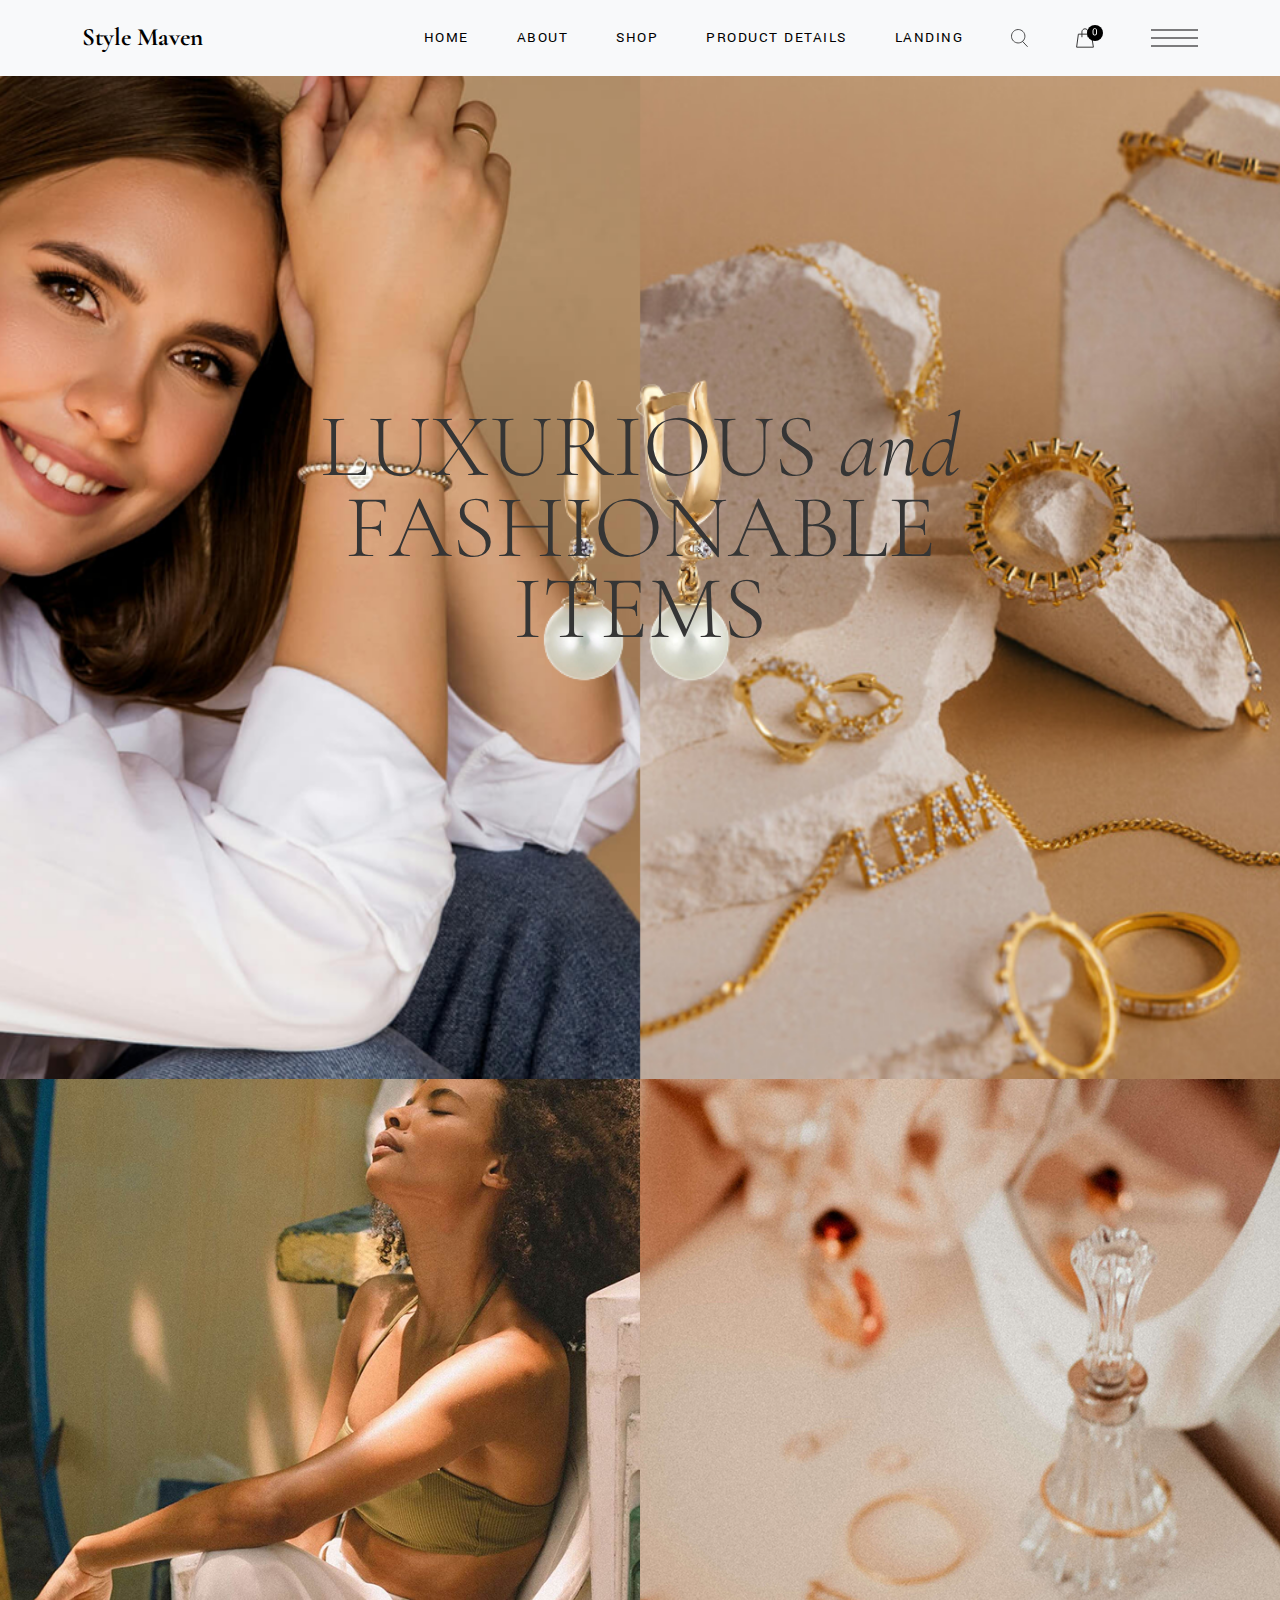
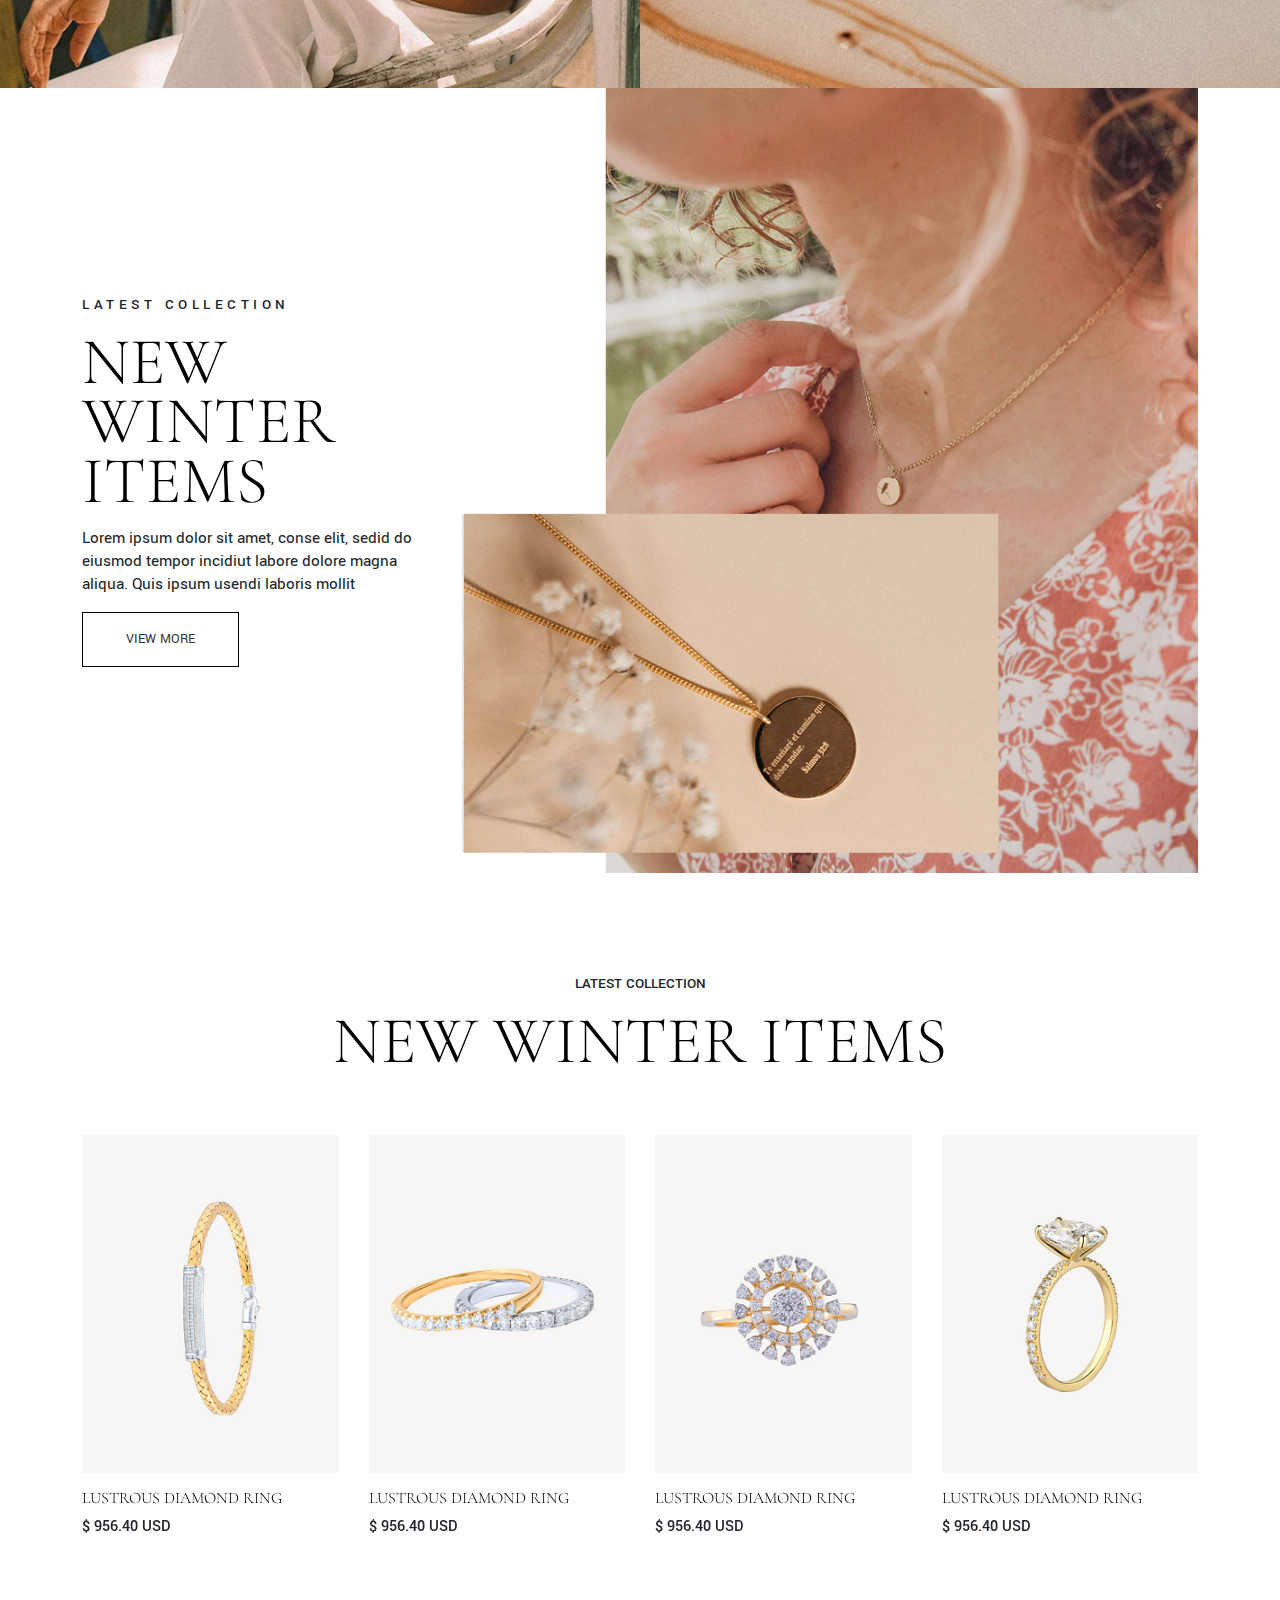
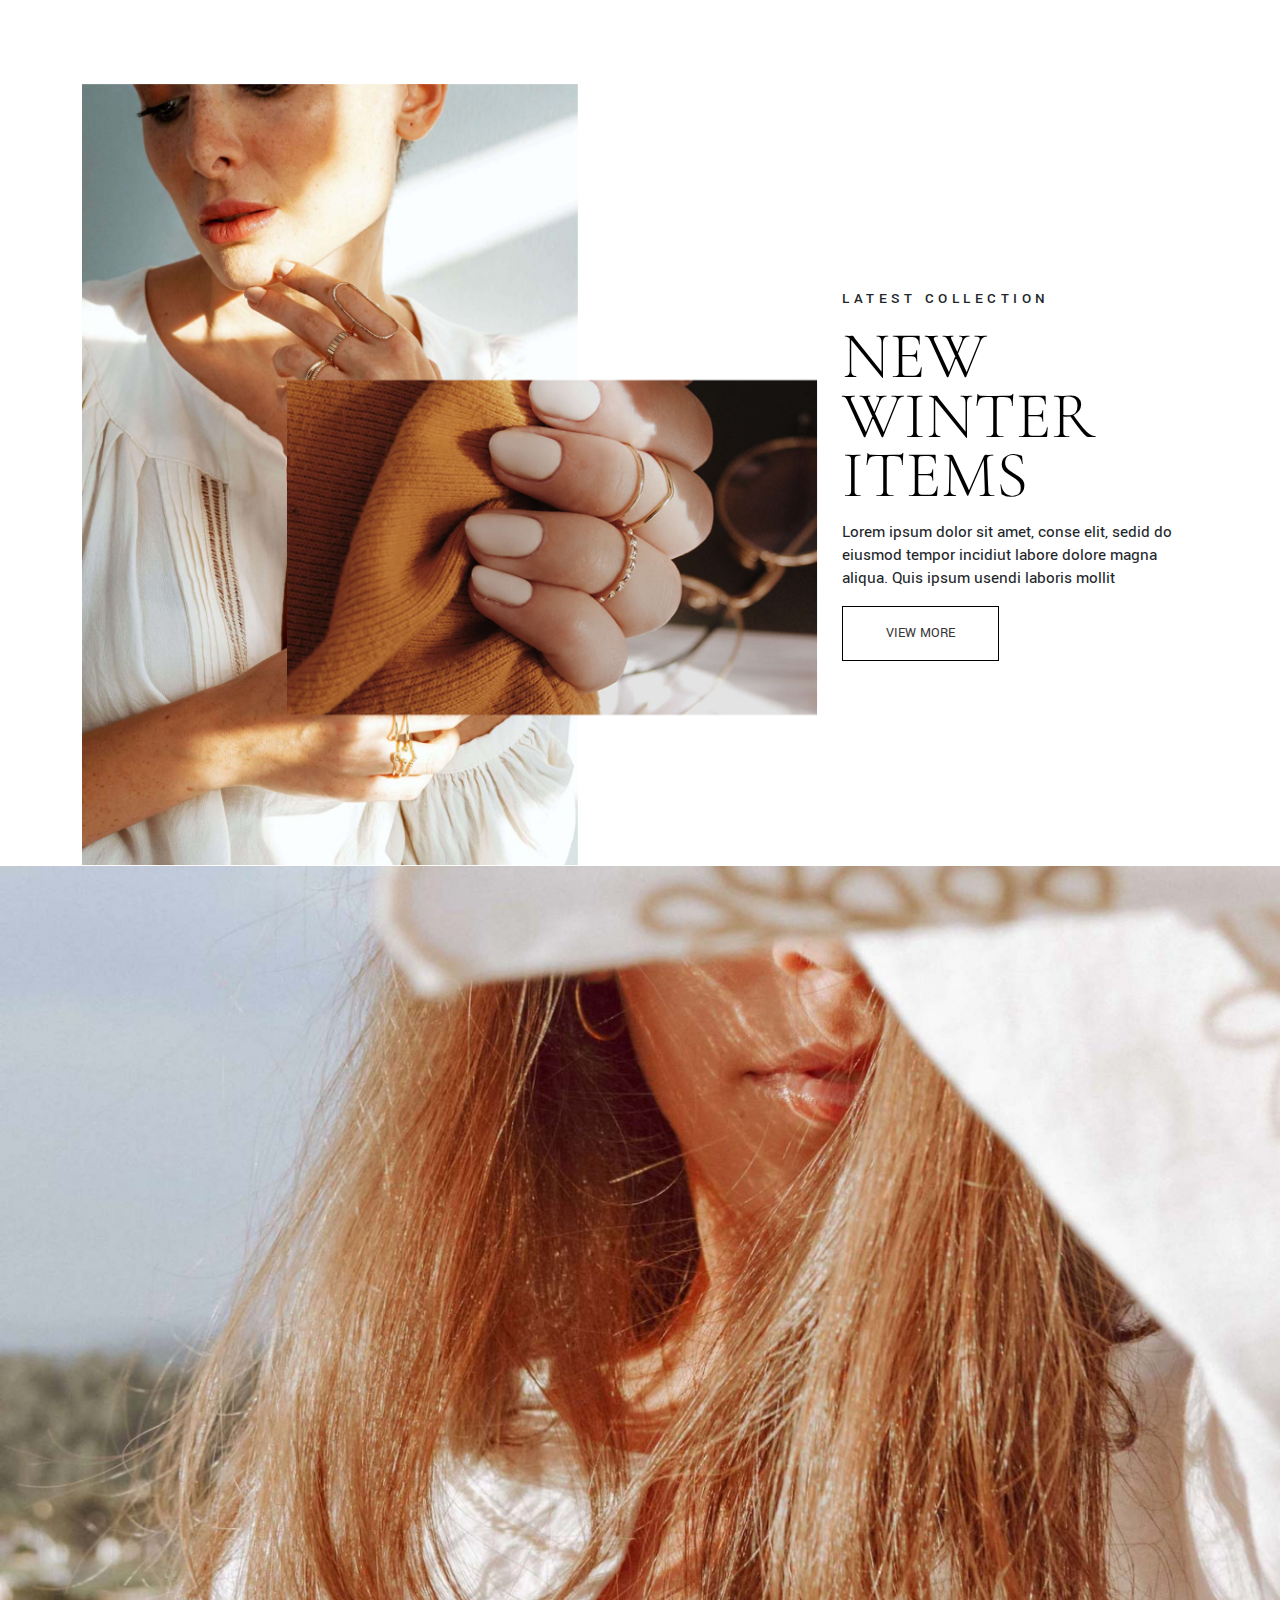
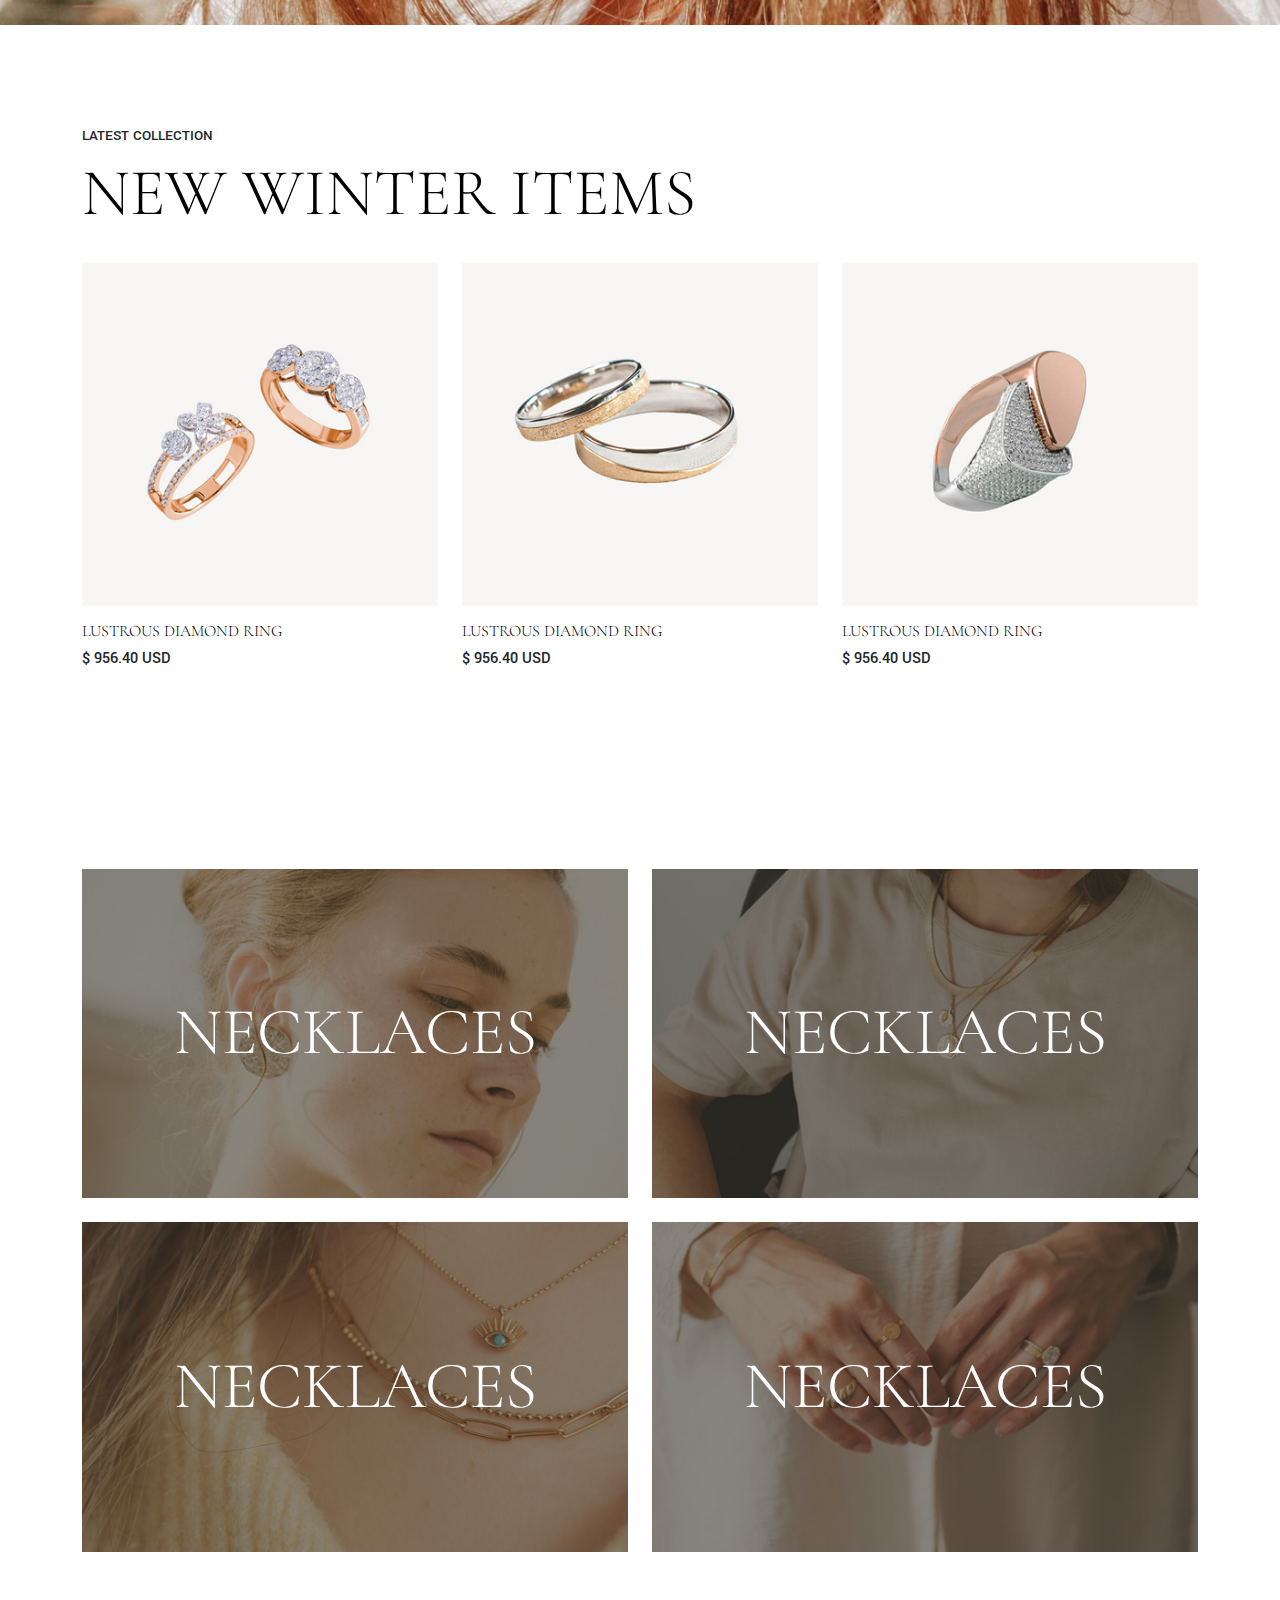
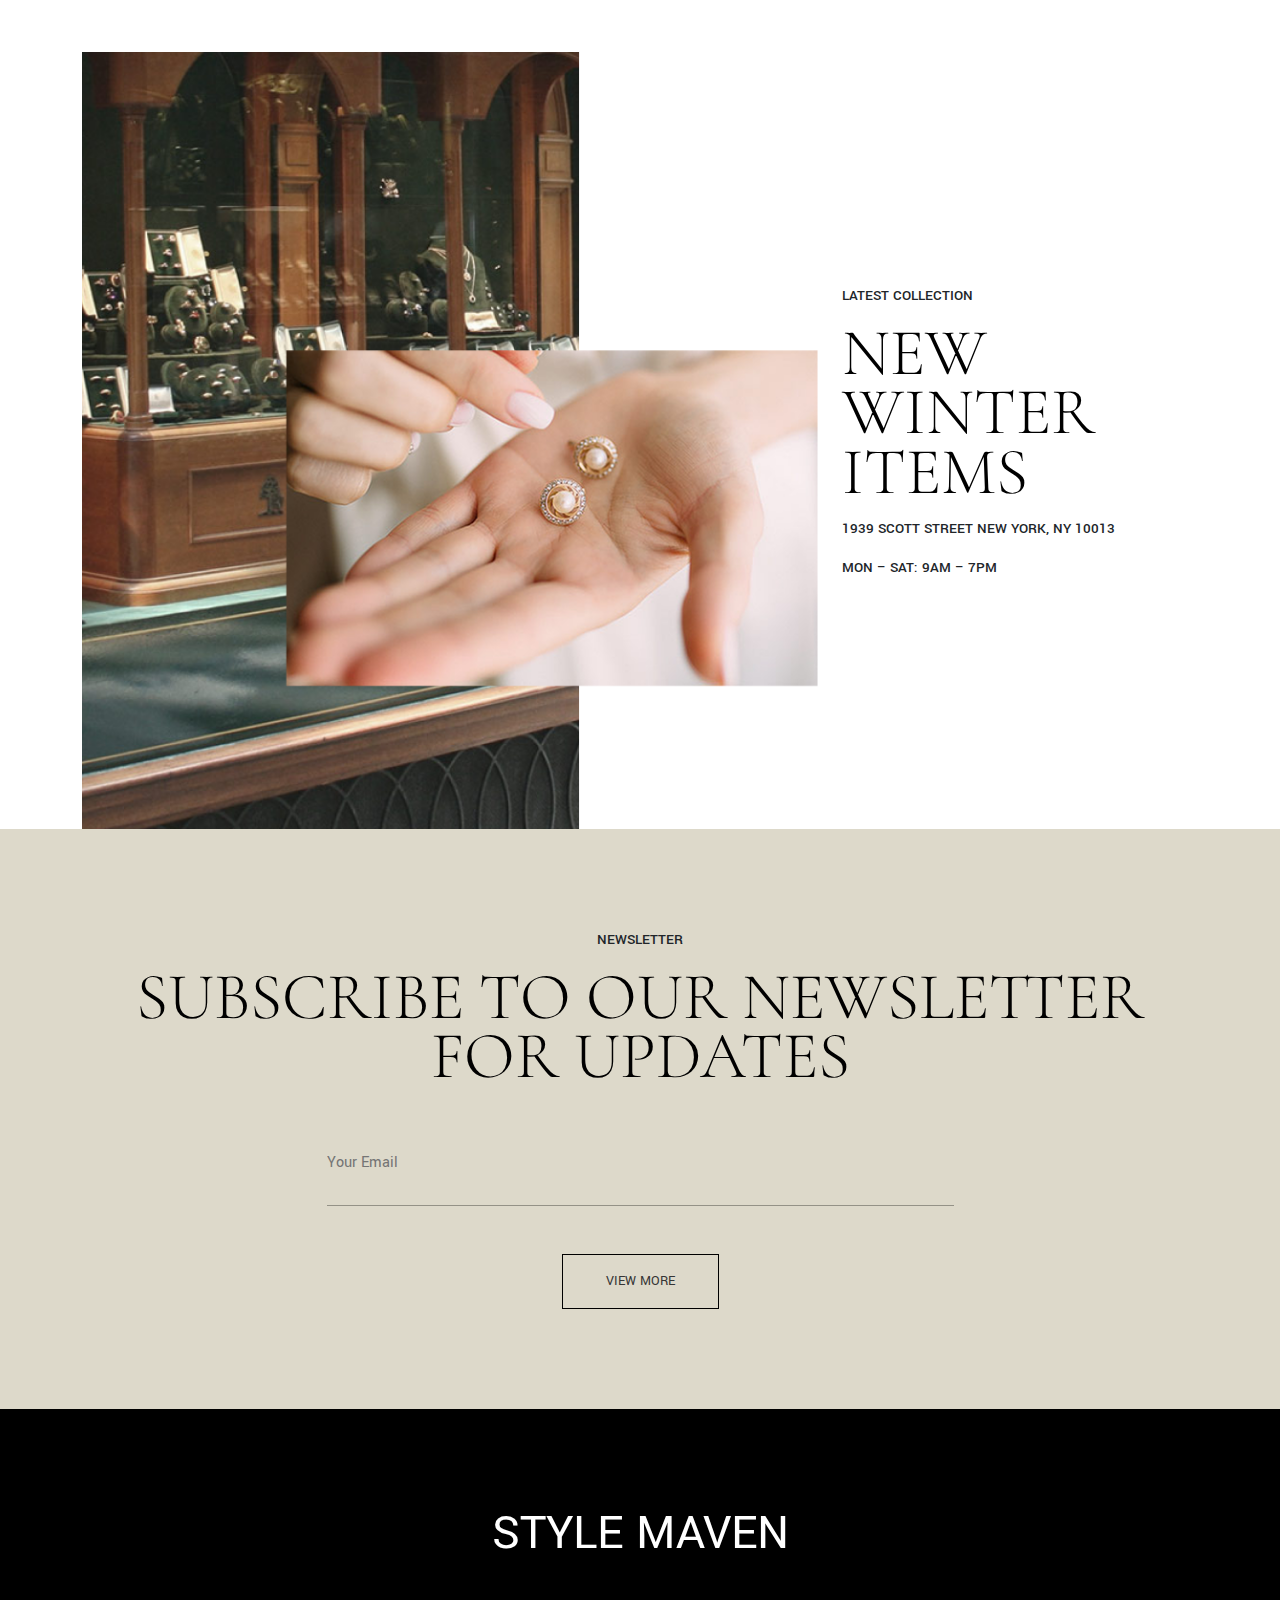
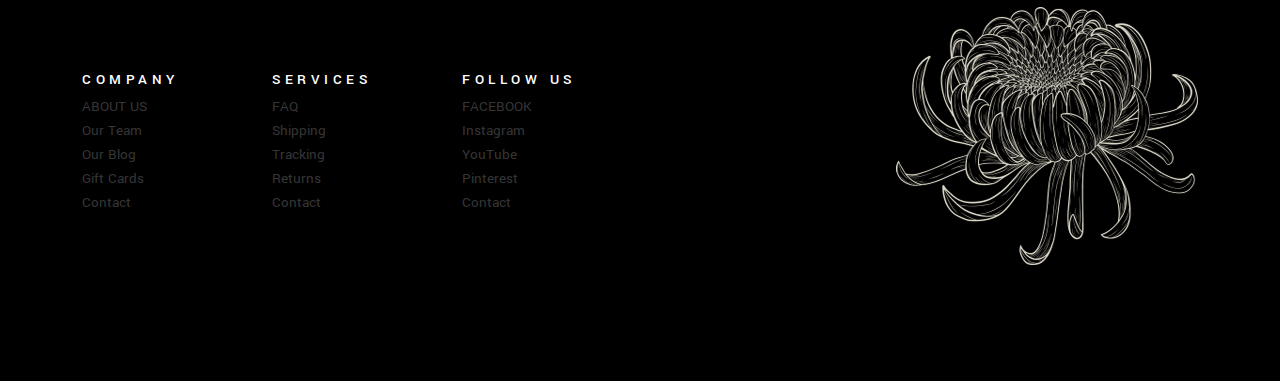
<file: index.html>
<!DOCTYPE html>
<html lang="en">

<head>
    <meta charset="UTF-8">
    <meta name="viewport" content="width=device-width, initial-scale=1.0">
    <title>Style Maven</title>
    <link rel="preconnect" href="https://fonts.googleapis.com">
    <link rel="preconnect" href="https://fonts.gstatic.com" crossorigin>
    <link
        href="https://fonts.googleapis.com/css2?family=Cormorant+Garamond:ital,wght@0,300..700;1,300..700&family=Yantramanav:wght@100;300;400;500;700;900&display=swap"
        rel="stylesheet">
    <link href="https://cdn.jsdelivr.net/npm/bootstrap@5.3.3/dist/css/bootstrap.min.css" rel="stylesheet" />
    <link href="https://cdn.jsdelivr.net/npm/bootstrap-icons/font/bootstrap-icons.css" rel="stylesheet">
    <link rel="stylesheet" href="https://cdn.jsdelivr.net/npm/swiper@11/swiper-bundle.min.css" />
    <link rel="stylesheet" href="css/style.css">
</head>

<body>
    <!-- Header section start  -->
    <header>
        <section class="nav-section">
            <nav class="navbar navbar-expand-lg bg-light">
                <div class="container">
                    <!-- Left Side Logo -->
                    <a class="navbar-brand cormorant-garamond-700 fs-25 lh-102" href="#">Style Maven</a>

                    <!-- Toggle Button (for mobile view) -->
                    <button class="navbar-toggler" type="button" data-bs-toggle="collapse" data-bs-target="#navbarNav">
                        <span class="navbar-toggler-icon"></span>
                    </button>

                    <!-- Right Side Links -->
                    <div class="collapse navbar-collapse justify-content-end align-items-center gap-5" id="navbarNav">
                        <ul class="navbar-nav gap-5">
                            <li class="nav-item">
                                <a class="nav-link active yantramanav-regular fs-15 lh-122 text-uppercase"
                                    href="index.html">Home</a>
                            </li>
                            <li class="nav-item">
                                <a class="nav-link active yantramanav-regular fs-15 lh-122 text-uppercase"
                                    href="about.html">About</a>
                            </li>
                            <li class="nav-item">
                                <a class="nav-link active yantramanav-regular fs-15 lh-122 text-uppercase"
                                    href="shop.html">Shop</a>
                            </li>
                            <li class="nav-item">
                                <a class="nav-link active yantramanav-regular fs-15 lh-122 text-uppercase"
                                    href="product-details.html">Product Details</a>
                            </li>
                            <li class="nav-item">
                                <a class="nav-link active yantramanav-regular fs-15 lh-122 text-uppercase"
                                    href="#">Landing</a>
                            </li>

                        </ul>
                        <div class="nav-elements d-flex align-items-center gap-5">
                            <svg width="17" height="22" viewBox="0 0 17 22" fill="none"
                                xmlns="http://www.w3.org/2000/svg">
                                <path
                                    d="M7.20369 15.9568C10.9098 15.9568 13.9142 12.9524 13.9142 9.24629C13.9142 5.54017 10.9098 2.53577 7.20369 2.53577C3.49757 2.53577 0.493164 5.54017 0.493164 9.24629C0.493164 12.9524 3.49757 15.9568 7.20369 15.9568Z"
                                    stroke="#353535" stroke-width="0.894737" stroke-miterlimit="10" />
                                <path d="M11.5215 14.375L16.5812 19.7998" stroke="#353535" stroke-width="0.894737"
                                    stroke-miterlimit="10" />
                            </svg>
                            <svg width="27" height="60" viewBox="0 0 27 60" fill="none"
                                xmlns="http://www.w3.org/2000/svg">
                                <path d="M2.37699 26.1409H15.3266L17.4025 39.186H0.597656L2.37699 26.1409Z"
                                    stroke="#353535" stroke-width="0.98852" />
                                <path d="M5.93555 29.2044V23.5713" stroke="#353535" stroke-width="0.98852" />
                                <path d="M11.9653 23.5713V29.2044" stroke="#353535" stroke-width="0.98852" />
                                <path
                                    d="M11.9655 23.671C11.8667 22.0894 10.5816 20.8043 8.99996 20.8043C7.41833 20.8043 6.0344 22.0894 5.93555 23.671"
                                    stroke="#353535" stroke-width="0.98852" />
                                <rect x="11" y="17" width="16" height="16" rx="8" fill="black" />
                                <path
                                    d="M20.0767 24.8739V22.806C20.0767 22.1973 19.9657 21.739 19.7437 21.431C19.5252 21.1231 19.2048 20.9691 18.7822 20.9691C17.9264 20.9691 17.4985 21.5814 17.4985 22.806V24.8739C17.4985 25.4826 17.6077 25.9427 17.8262 26.2543C18.0482 26.5622 18.3704 26.7162 18.793 26.7162C19.6488 26.7162 20.0767 26.1021 20.0767 24.8739ZM21.0273 23.0101V24.6805C21.0273 25.5757 20.8304 26.2632 20.4365 26.743C20.0462 27.2229 19.4984 27.4628 18.793 27.4628C18.0911 27.4628 17.5415 27.2229 17.144 26.743C16.7466 26.2596 16.5479 25.5721 16.5479 24.6805V23.0101C16.5479 22.1185 16.7448 21.431 17.1387 20.9476C17.5361 20.4642 18.0858 20.2225 18.7876 20.2225C19.4894 20.2225 20.0373 20.4642 20.4312 20.9476C20.8286 21.431 21.0273 22.1185 21.0273 23.0101Z"
                                    fill="white" />
                            </svg>
                            <svg width="47" height="18" viewBox="0 0 47 18" fill="none"
                                xmlns="http://www.w3.org/2000/svg">
                                <rect y="0.5" width="47" height="1" fill="black" />
                                <rect y="8.5" width="47" height="1" fill="black" />
                                <rect y="16.5" width="47" height="1" fill="black" />
                            </svg>
                        </div>
                    </div>
                </div>
            </nav>
        </section>
        <section class="banner-section">
            <div class="container">
                <div class="banner-wrapper">
                    <h1 class="banner-heading m-auto text-center">LUXURIOUS <span
                            class="banner-span cormorant-garamond-300 fst-italic">and</span>
                        FASHIONABLE
                        ITEMS</h1>
                </div>
            </div>
        </section>
    </header>
    <!-- Header section end  -->

    <!-- feature image section start   -->
    <section class="feature-images">
        <div class="row ">
            <div class="col-lg-6 p-0">
                <div class="feature-image">
                    <img class="w-100" src="assets/featureimage1.png" alt="">
                </div>
            </div>
            <div class="col-lg-6 p-0">
                <div class="feature-image">
                    <img class="w-100" src="assets/featureimage2.png" alt="">
                </div>
            </div>
        </div>

    </section>
    <!-- feature image section end   -->

    <!-- winter section start  -->
    <section class="winter">
        <div class="container">
            <div class="winter-wrapper">
                <div class="row align-items-center">
                    <div class="col-lg-4">
                        <div class="winter-left-block">
                            <h6 class="winter-left-block-subhead yantramanav-medium fs-15 lh-153 text-uppercase pb-3">
                                Latest Collection</h6>
                            <h2 class="pb-3">New
                                Winter
                                Items</h2>
                            <p class="yantramanav-regular fs-17 lh-135 pb-3">Lorem ipsum dolor sit amet, conse elit,
                                sedid do eiusmod tempor incidiut labore dolore
                                magna aliqua. Quis ipsum usendi laboris mollit</p>
                            <div class="btn-outline">
                                <a class="yantramanav-regular fs-14 lh-121 text-uppercase primary-color " href="">View
                                    More</a>
                            </div>
                        </div>
                    </div>
                    <div class="col-lg-8">
                        <div class="winter-right-block">
                            <img class="w-100" src="assets/winterimage.png" alt="">
                        </div>
                    </div>
                </div>
            </div>
        </div>
    </section>
    <!-- winter section end  -->

    <!-- best seller section start  -->
    <section class="bestseller">
        <div class="container">
            <div class="bestseller-wrapper">
                <div class="bestseller-top-block text-center pb-5">
                    <h6 class="winter-left-block-subhead yantramanav-medium fs-15 lh-153 text-uppercase pb-3">
                        Latest Collection</h6>
                    <h2 class="pb-3">New
                        Winter
                        Items</h2>
                    <!-- Swiper Container -->
                    <div class="swiper bestsellerslider pt-5">
                        <div class="swiper-wrapper">
                            <div class="swiper-slide">
                                <div class="bestseller-items">
                                    <div class="bestseller-item-image pb-3">
                                        <img class="w-100" src="assets/bestitem1.png" alt="">
                                    </div>
                                    <h5 class="cormorant-garamond-300 fs-16 text-uppercase text-start text-black pb-2">
                                        Lustrous Diamond Ring</h5>
                                    <h6 class="text-start">$ 956.40 USD</h6>
                                </div>
                            </div>
                            <div class="swiper-slide">
                                <div class="bestseller-items">
                                    <div class="bestseller-item-image pb-3">
                                        <img class="w-100" src="assets/bestitem2.png" alt="">
                                    </div>
                                    <h5 class="cormorant-garamond-300 fs-16 text-uppercase text-start text-black pb-2">
                                        Lustrous Diamond Ring</h5>
                                    <h6 class="text-start">$ 956.40 USD</h6>
                                </div>
                            </div>
                            <div class="swiper-slide">
                                <div class="bestseller-items">
                                    <div class="bestseller-item-image pb-3">
                                        <img class="w-100" src="assets/bestitem3.png" alt="">
                                    </div>
                                    <h5 class="cormorant-garamond-300 fs-16 text-uppercase text-start text-black pb-2">
                                        Lustrous Diamond Ring</h5>
                                    <h6 class="text-start">$ 956.40 USD</h6>
                                </div>
                            </div>
                            <div class="swiper-slide">
                                <div class="bestseller-items">
                                    <div class="bestseller-item-image pb-3">
                                        <img class="w-100" src="assets/bestitem4.png" alt="">
                                    </div>
                                    <h5 class="cormorant-garamond-300 fs-16 text-uppercase text-start text-black pb-2">
                                        Lustrous Diamond Ring</h5>
                                    <h6 class="text-start">$ 956.40 USD</h6>
                                </div>
                            </div>
                            <div class="swiper-slide">
                                <div class="bestseller-items">
                                    <div class="bestseller-item-image pb-3">
                                        <img class="w-100" src="assets/bestitem1.png" alt="">
                                    </div>
                                    <h5 class="cormorant-garamond-300 fs-16 text-uppercase text-start text-black pb-2">
                                        Lustrous Diamond Ring</h5>
                                    <h6 class="text-start">$ 956.40 USD</h6>
                                </div>
                            </div>
                            <div class="swiper-slide">
                                <div class="bestseller-items">
                                    <div class="bestseller-item-image pb-3">
                                        <img class="w-100" src="assets/bestitem2.png" alt="">
                                    </div>
                                    <h5 class="cormorant-garamond-300 fs-16 text-uppercase text-start text-black pb-2">
                                        Lustrous Diamond Ring</h5>
                                    <h6 class="text-start">$ 956.40 USD</h6>
                                </div>
                            </div>
                            <div class="swiper-slide">
                                <div class="bestseller-items">
                                    <div class="bestseller-item-image pb-3">
                                        <img class="w-100" src="assets/bestitem1.png" alt="">
                                    </div>
                                    <h5 class="cormorant-garamond-300 fs-16 text-uppercase text-start text-black pb-2">
                                        Lustrous Diamond Ring</h5>
                                    <h6 class="text-start">$ 956.40 USD</h6>
                                </div>
                            </div>


                            <!-- Add more slides as needed -->
                        </div>
                    </div>

                </div>
            </div>
        </div>
    </section>
    <!-- best seller section end  -->

    <!-- winter section start  -->
    <section class="winter">
        <div class="container">
            <div class="winter-wrapper">
                <div class="row align-items-center justify-content-between">
                    <div class="col-lg-8">
                        <div class="winter-right-block">
                            <img class="w-100" src="assets/winterimage2.png" alt="">
                        </div>
                    </div>
                    <div class="col-lg-4">
                        <div class="winter-left-block">
                            <h6 class="winter-left-block-subhead yantramanav-medium fs-15 lh-153 text-uppercase pb-3">
                                Latest Collection</h6>
                            <h2 class="pb-3">New
                                Winter
                                Items</h2>
                            <p class="yantramanav-regular fs-17 lh-135 pb-3">Lorem ipsum dolor sit amet, conse elit,
                                sedid do eiusmod tempor incidiut labore dolore
                                magna aliqua. Quis ipsum usendi laboris mollit</p>
                            <div class="btn-outline">
                                <a class="yantramanav-regular fs-14 lh-121 text-uppercase primary-color " href="">View
                                    More</a>
                            </div>
                        </div>
                    </div>

                </div>
            </div>
        </div>
    </section>
    <!-- winter section end  -->

    <!-- big image section  -->
    <section class="big-image">
        <img class="w-100" src="assets/big-image.png" alt="">
    </section>
    <!-- big image section end  -->

    <!-- ring item section  -->
    <section class="ring-item">
        <div class="container">
            <h6 class="winter-left-block-subhead yantramanav-medium fs-15 lh-153 text-uppercase pb-3">
                Latest Collection</h6>
            <h2 class="pb-3">New Winter
                Items</h2>
            <div class="row pt-4">
                <div class="col-lg-4">
                    <div class="bestseller-items">
                        <div class="bestseller-item-image pb-3">
                            <img class="w-100" src="assets/ring1.png" alt="">
                        </div>
                        <h5 class="cormorant-garamond-300 fs-16 text-uppercase text-start text-black pb-2">
                            Lustrous Diamond Ring</h5>
                        <h6 class="text-start">$ 956.40 USD</h6>
                    </div>
                </div>
                <div class="col-lg-4">
                    <div class="bestseller-items">
                        <div class="bestseller-item-image pb-3">
                            <img class="w-100" src="assets/ring2.png" alt="">
                        </div>
                        <h5 class="cormorant-garamond-300 fs-16 text-uppercase text-start text-black pb-2">
                            Lustrous Diamond Ring</h5>
                        <h6 class="text-start">$ 956.40 USD</h6>
                    </div>
                </div>
                <div class="col-lg-4">
                    <div class="bestseller-items">
                        <div class="bestseller-item-image pb-3">
                            <img class="w-100" src="assets/ring3.png" alt="">
                        </div>
                        <h5 class="cormorant-garamond-300 fs-16 text-uppercase text-start text-black pb-2">
                            Lustrous Diamond Ring</h5>
                        <h6 class="text-start">$ 956.40 USD</h6>
                    </div>
                </div>
            </div>
        </div>
    </section>
    <!-- ring item end  -->

    <!-- home grid section  -->
    <section class="home-grid">
        <div class="container">
            <div class="row gy-4">
                <div class="col-lg-6">
                    <div class="home-grid-items">
                        <div class="home-grid-img">
                            <img src="assets/grid-img.png" alt="">
                            <h2 class="text-white">Necklaces</h2>
                        </div>
                    </div>
                </div>
                <div class="col-lg-6">
                    <div class="home-grid-items">
                        <div class="home-grid-img">
                            <img src="assets/grid-img2.png" alt="">
                            <h2 class="text-white">Necklaces</h2>
                        </div>
                    </div>
                </div>
                <div class="col-lg-6">
                    <div class="home-grid-items">
                        <div class="home-grid-img">
                            <img src="assets/grid-img3.png" alt="">
                            <h2 class="text-white">Necklaces</h2>
                        </div>
                    </div>
                </div>
                <div class="col-lg-6">
                    <div class="home-grid-items">
                        <div class="home-grid-img">
                            <img src="assets/grid-img34.png" alt="">
                            <h2 class="text-white">Necklaces</h2>
                        </div>
                    </div>
                </div>
            </div>
        </div>
    </section>
    <!-- home grid end -->

    <!-- find section  -->
    <section class="find-section">
        <div class="container">
            <div class="row align-items-center">
                <div class="col-lg-8">
                    <div class="find-left-block">
                        <img src="assets/fing-img.png" alt="">
                    </div>
                </div>
                <div class="col-lg-4">
                    <div class="fing-right-block">
                        <h6 class="winter-left-block-subhead yantramanav-medium fs-15 lh-153 text-uppercase pb-3">
                            Latest Collection</h6>
                        <h2 class="pb-3">New
                            Winter
                            Items</h2>
                        <h6 class="winter-left-block-subhead yantramanav-medium fs-15 lh-153 text-uppercase pb-3">
                            1939 Scott Street
                            New York, NY 10013</h6>
                        <h6 class="winter-left-block-subhead yantramanav-medium fs-15 lh-153 text-uppercase pb-3">
                            Mon – Sat: 9am – 7pm</h6>



                    </div>
                </div>
            </div>
        </div>
    </section>
    <!-- find section end  -->

    <!-- cta section  -->
    <section class="cta-section bg-khaki">
        <div class="container">
            <div class="cta-wrapper">
                <div class="cta-top-block text-center">
                    <h6 class="winter-left-block-subhead yantramanav-medium fs-15 lh-153 text-uppercase pb-3">
                        Newsletter</h6>
                    <h2 class="pb-3">Subscribe To
                        Our Newsletter For Updates</h2>
                    <div class="cta-email pt-5 pb-5">
                        <input class="cta-input border-0" type="email" name="email" placeholder="Your Email">
                    </div>
                    <div>
                        <div class="btn-outline">
                            <a class="yantramanav-regular fs-14 lh-121 text-uppercase primary-color " href="">View
                                More</a>
                        </div>
                    </div>


                </div>

            </div>
        </div>
    </section>
    <!-- cta section  -->

    <!-- footer section  -->
    <footer>
        <div class="container">
            <div class="footer-wrapper">
                <h5 class="text-white text-center yantramanav-regular fs-50 lh-100 pb-5 text-uppercase">Style Maven</h5>
                <div class="row align-items-center">
                    <div class="col-lg-2">
                        <div class="footer-links">
                            <h5
                                class="footer-links-heading yantramanav-medium fs-15 lh-104 text-white text-uppercase pb-2">
                                Company</h5>
                            <ul>
                                <li class="list-unstyled">
                                    <a class="yantramanav-regular fs-15 lh-113 primary-color text-uppercase"
                                        href="">About Us</a>
                                </li>
                                <li class="list-unstyled">
                                    <a class="yantramanav-regular fs-15 lh-113 primary-color" href="">Our Team</a>
                                </li>
                                <li class="list-unstyled">
                                    <a class="yantramanav-regular fs-15 lh-113 primary-color" href="">Our Blog</a>
                                </li>
                                <li class="list-unstyled">
                                    <a class="yantramanav-regular fs-15 lh-113 primary-color" href="">Gift Cards</a>
                                </li>
                                <li class="list-unstyled">
                                    <a class="yantramanav-regular fs-15 lh-113 primary-color" href="">Contact</a>
                                </li>
                            </ul>
                        </div>
                    </div>
                    <div class="col-lg-2">
                        <div class="footer-links">
                            <h5
                                class="footer-links-heading yantramanav-medium fs-15 lh-104 text-white text-uppercase pb-2">
                                Services</h5>
                            <ul>
                                <li class="list-unstyled">
                                    <a class="yantramanav-regular fs-15 lh-113 primary-color text-uppercase"
                                        href="">FAQ</a>
                                </li>
                                <li class="list-unstyled">
                                    <a class="yantramanav-regular fs-15 lh-113 primary-color" href="">Shipping</a>
                                </li>
                                <li class="list-unstyled">
                                    <a class="yantramanav-regular fs-15 lh-113 primary-color" href="">Tracking</a>
                                </li>
                                <li class="list-unstyled">
                                    <a class="yantramanav-regular fs-15 lh-113 primary-color" href="">Returns</a>
                                </li>
                                <li class="list-unstyled">
                                    <a class="yantramanav-regular fs-15 lh-113 primary-color" href="">Contact</a>
                                </li>
                            </ul>
                        </div>
                    </div>
                    <div class="col-lg-2">
                        <div class="footer-links">
                            <h5
                                class="footer-links-heading yantramanav-medium fs-15 lh-104 text-white text-uppercase pb-2">
                                Follow Us</h5>
                            <ul>
                                <li class="list-unstyled">
                                    <a class="yantramanav-regular fs-15 lh-113 primary-color text-uppercase"
                                        href="">Facebook</a>
                                </li>
                                <li class="list-unstyled">
                                    <a class="yantramanav-regular fs-15 lh-113 primary-color" href="">Instagram</a>
                                </li>
                                <li class="list-unstyled">
                                    <a class="yantramanav-regular fs-15 lh-113 primary-color" href="">YouTube</a>
                                </li>
                                <li class="list-unstyled">
                                    <a class="yantramanav-regular fs-15 lh-113 primary-color" href="">Pinterest</a>
                                </li>
                                <li class="list-unstyled">
                                    <a class="yantramanav-regular fs-15 lh-113 primary-color" href="">Contact</a>
                                </li>
                            </ul>
                        </div>
                    </div>
                    <div class="col-lg-6">
                        <div class="footerimage d-flex justify-content-end">
                            <img src="assets/footer-flower.png" alt="">
                        </div>
                    </div>
                </div>
            </div>
        </div>
    </footer>
    <!-- footer end  -->





















    <script src="https://cdn.jsdelivr.net/npm/bootstrap@5.3.3/dist/js/bootstrap.bundle.min.js"></script>
    <script src="https://cdn.jsdelivr.net/npm/swiper@11/swiper-bundle.min.js"></script>
    <script src="js/script.js"></script>

</body>

</html>
</file>
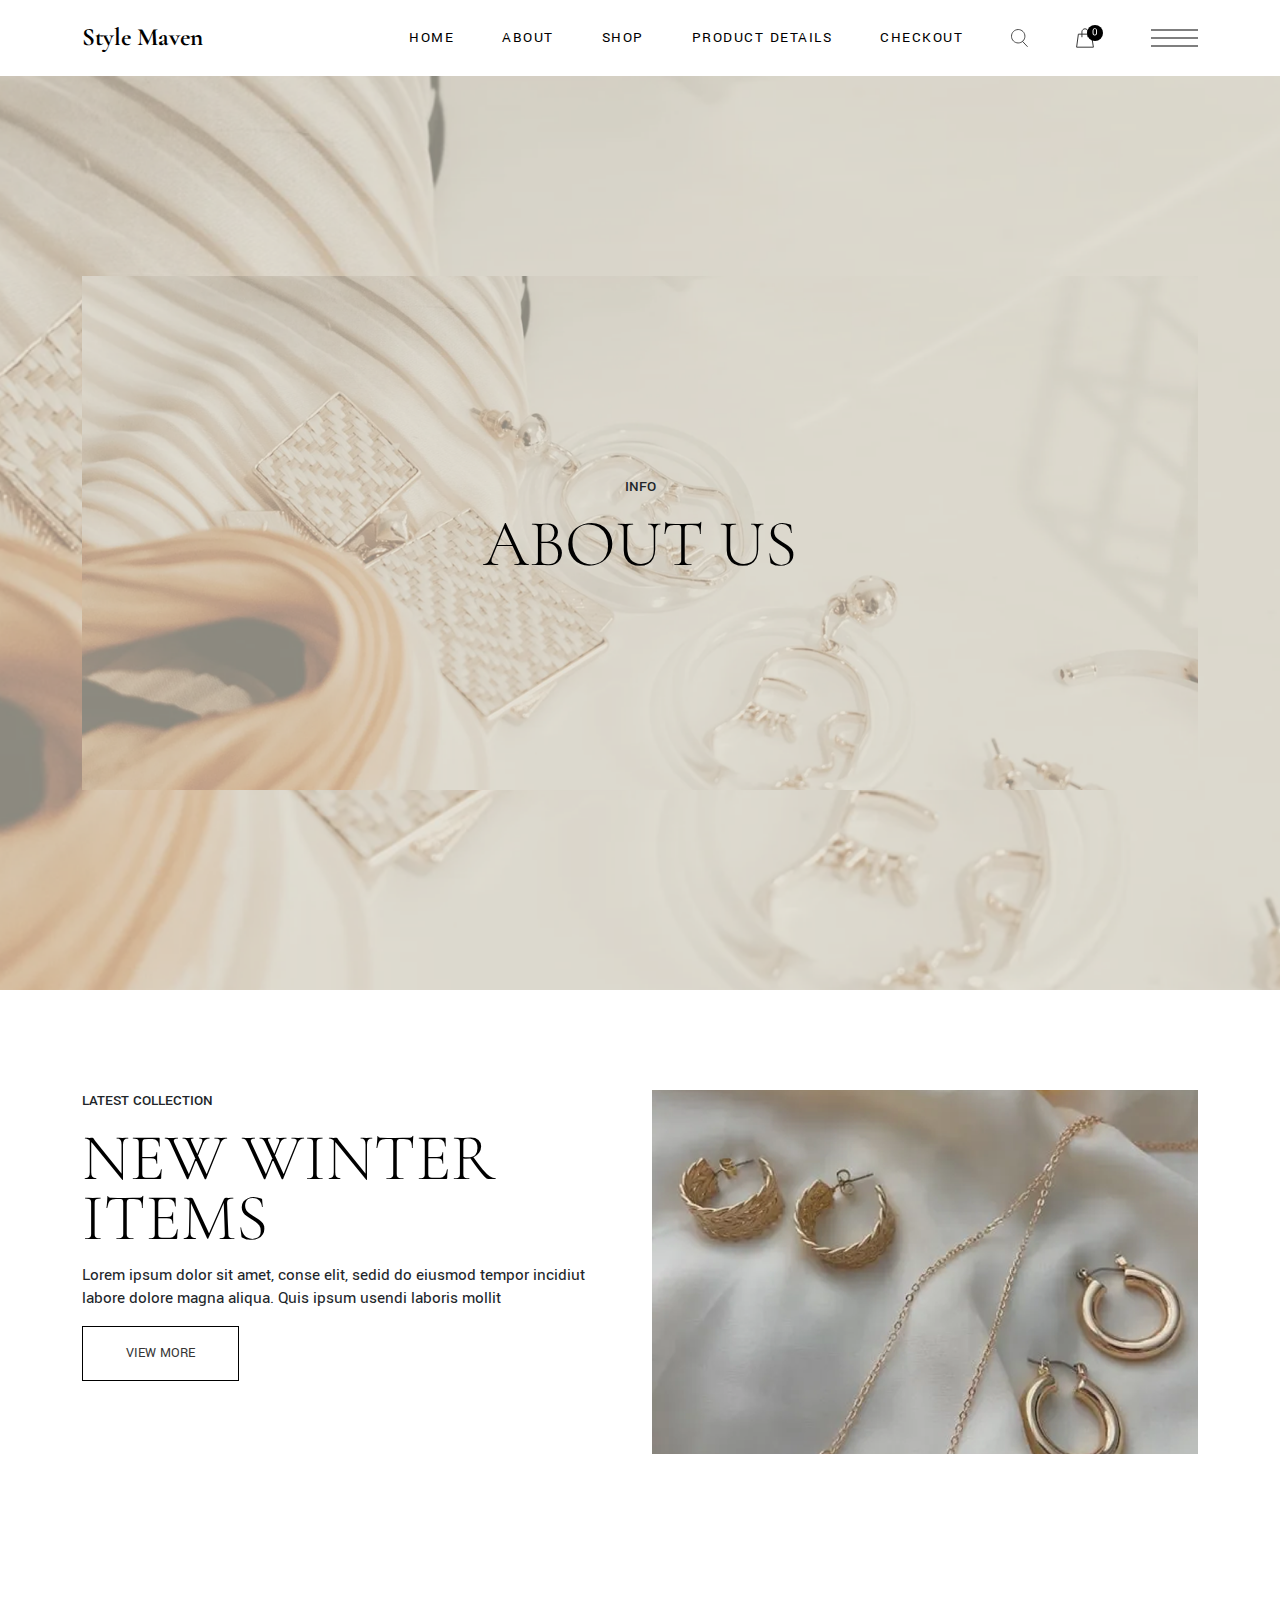
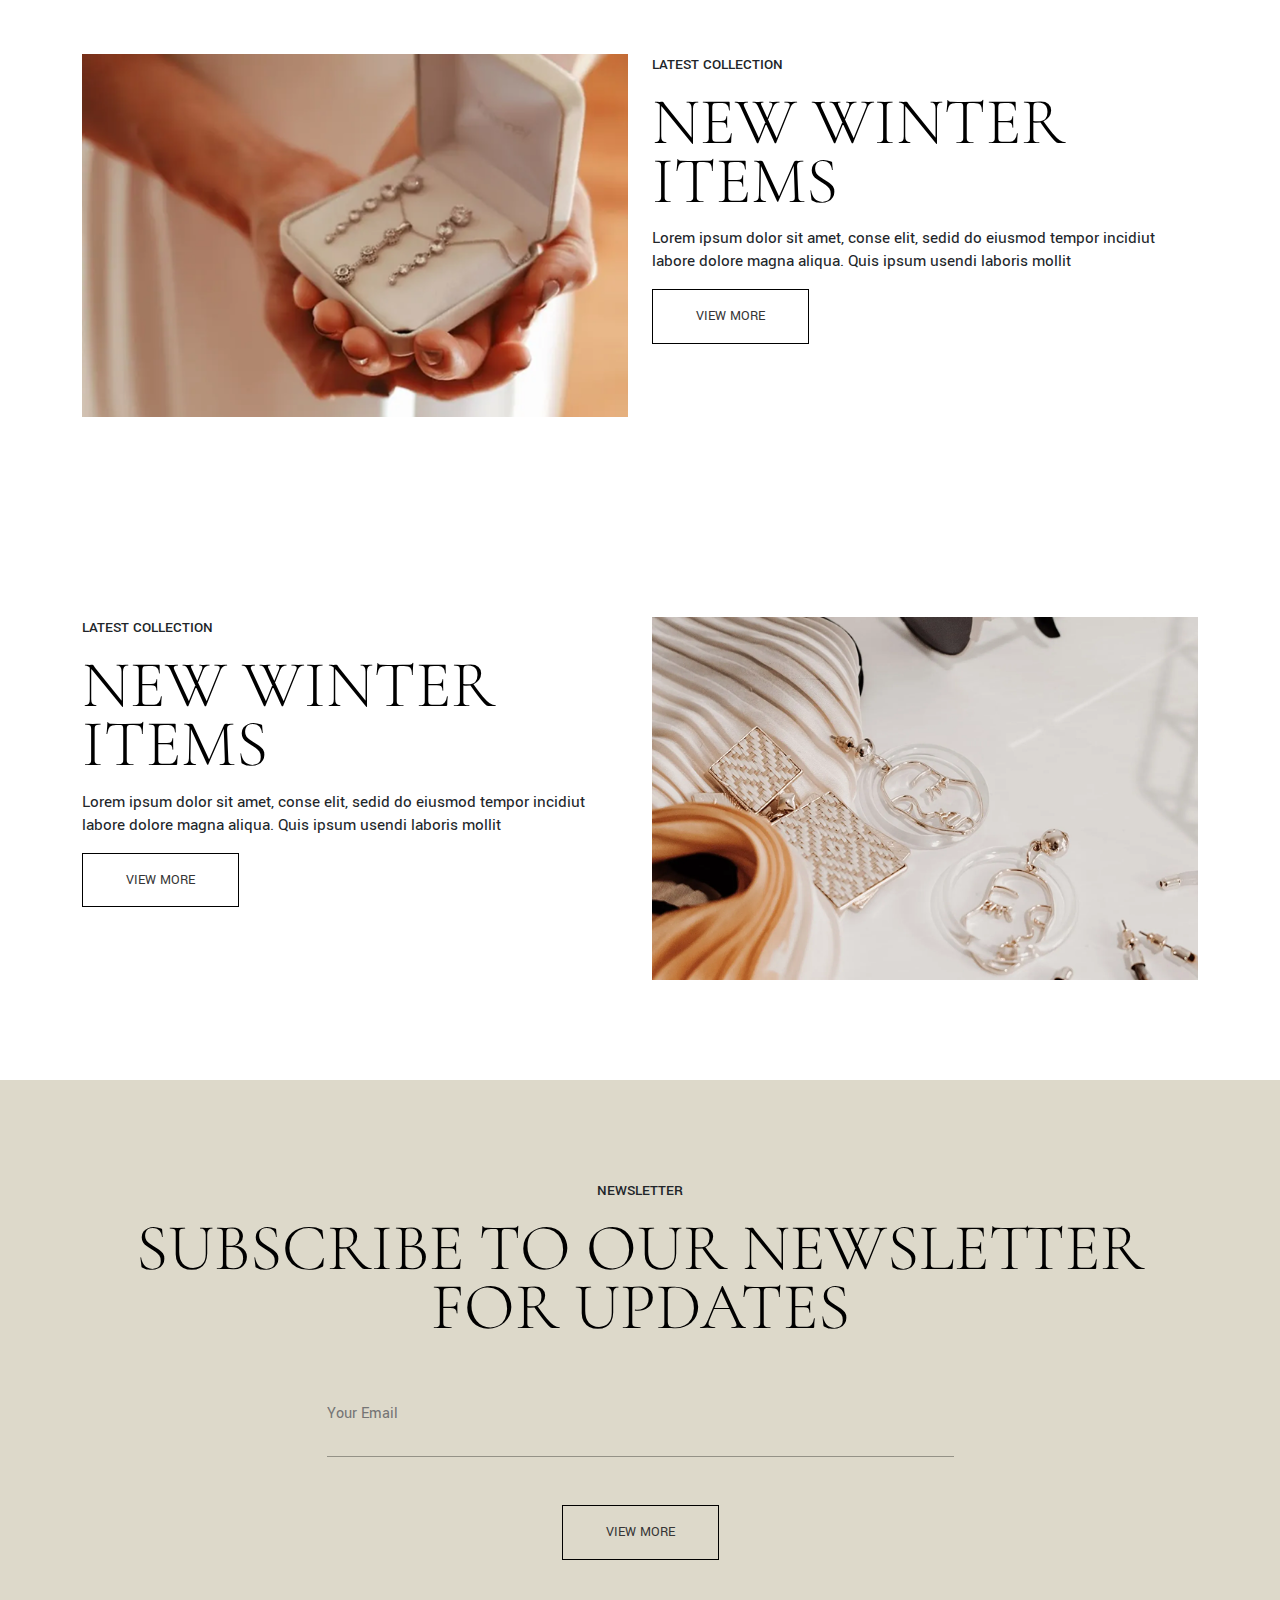
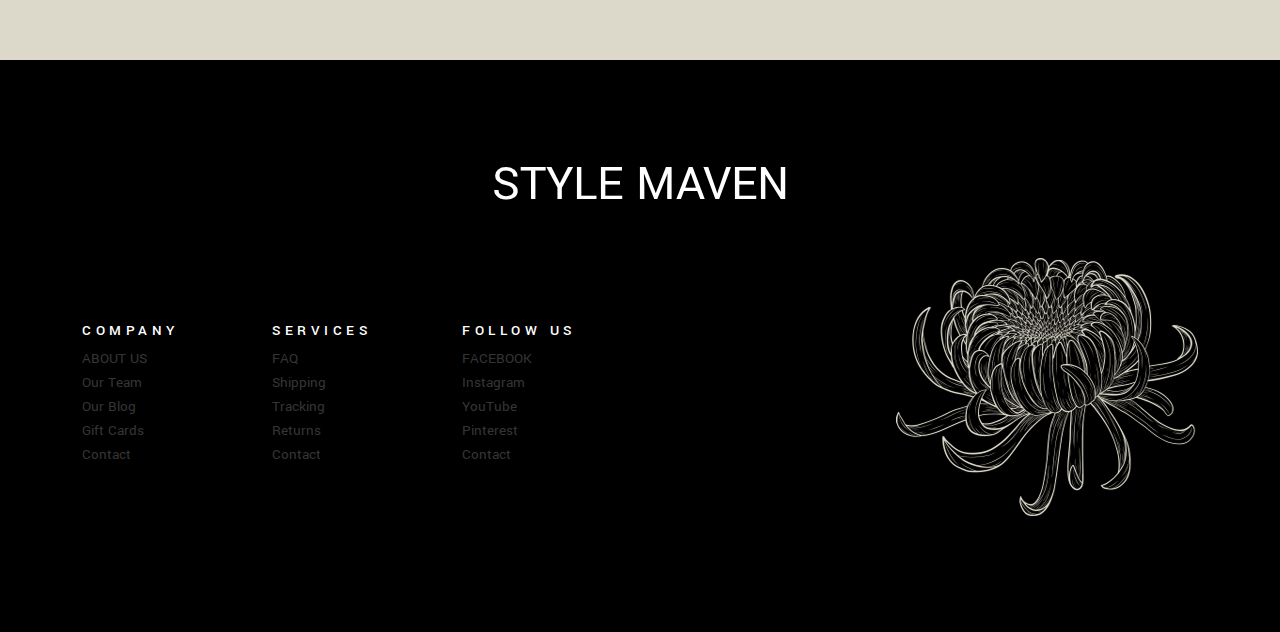
<file: about.html>
<!DOCTYPE html>
<html lang="en">

<head>
    <meta charset="UTF-8">
    <meta name="viewport" content="width=device-width, initial-scale=1.0">
    <title>Style Maven</title>
    <link rel="preconnect" href="https://fonts.googleapis.com">
    <link rel="preconnect" href="https://fonts.gstatic.com" crossorigin>
    <link
        href="https://fonts.googleapis.com/css2?family=Cormorant+Garamond:ital,wght@0,300..700;1,300..700&family=Yantramanav:wght@100;300;400;500;700;900&display=swap"
        rel="stylesheet">
    <link href="https://cdn.jsdelivr.net/npm/bootstrap@5.3.3/dist/css/bootstrap.min.css" rel="stylesheet" />
    <link href="https://cdn.jsdelivr.net/npm/bootstrap-icons/font/bootstrap-icons.css" rel="stylesheet">
    <link rel="stylesheet" href="https://cdn.jsdelivr.net/npm/swiper@11/swiper-bundle.min.css" />
    <link rel="stylesheet" href="css/style.css">
</head>

<body>
    <!-- Header section start  -->
    <header>
        <section class="nav-section position-relative">
            <nav class="navbar navbar-expand-lg">
                <div class="container">
                    <!-- Left Side Logo -->
                    <a class="navbar-brand cormorant-garamond-700 fs-25 lh-102" href="#">Style Maven</a>

                    <!-- Toggle Button (for mobile view) -->
                    <button class="navbar-toggler" type="button" data-bs-toggle="collapse" data-bs-target="#navbarNav">
                        <span class="navbar-toggler-icon"></span>
                    </button>

                    <!-- Right Side Links -->
                    <div class="collapse navbar-collapse justify-content-end align-items-center gap-5" id="navbarNav">
                        <ul class="navbar-nav gap-5">
                            <li class="nav-item">
                                <a class="nav-link active yantramanav-regular fs-15 lh-122 text-uppercase"
                                    href="index.html">Home</a>
                            </li>
                            <li class="nav-item">
                                <a class="nav-link active yantramanav-regular fs-15 lh-122 text-uppercase"
                                    href="about.html">About</a>
                            </li>
                            <li class="nav-item">
                                <a class="nav-link active yantramanav-regular fs-15 lh-122 text-uppercase"
                                    href="tab.html">Shop</a>
                            </li>
                            <li class="nav-item">
                                <a class="nav-link active yantramanav-regular fs-15 lh-122 text-uppercase"
                                    href="product-details.html">Product Details</a>
                            </li>
                            <li class="nav-item">
                                <a class="nav-link active yantramanav-regular fs-15 lh-122 text-uppercase"
                                    href="checkout.html">checkout</a>
                            </li>

                        </ul>
                        <div class="nav-elements d-flex align-items-center gap-5">
                            <svg width="17" height="22" viewBox="0 0 17 22" fill="none"
                                xmlns="http://www.w3.org/2000/svg">
                                <path
                                    d="M7.20369 15.9568C10.9098 15.9568 13.9142 12.9524 13.9142 9.24629C13.9142 5.54017 10.9098 2.53577 7.20369 2.53577C3.49757 2.53577 0.493164 5.54017 0.493164 9.24629C0.493164 12.9524 3.49757 15.9568 7.20369 15.9568Z"
                                    stroke="#353535" stroke-width="0.894737" stroke-miterlimit="10" />
                                <path d="M11.5215 14.375L16.5812 19.7998" stroke="#353535" stroke-width="0.894737"
                                    stroke-miterlimit="10" />
                            </svg>
                            <svg width="27" height="60" viewBox="0 0 27 60" fill="none"
                                xmlns="http://www.w3.org/2000/svg">
                                <path d="M2.37699 26.1409H15.3266L17.4025 39.186H0.597656L2.37699 26.1409Z"
                                    stroke="#353535" stroke-width="0.98852" />
                                <path d="M5.93555 29.2044V23.5713" stroke="#353535" stroke-width="0.98852" />
                                <path d="M11.9653 23.5713V29.2044" stroke="#353535" stroke-width="0.98852" />
                                <path
                                    d="M11.9655 23.671C11.8667 22.0894 10.5816 20.8043 8.99996 20.8043C7.41833 20.8043 6.0344 22.0894 5.93555 23.671"
                                    stroke="#353535" stroke-width="0.98852" />
                                <rect x="11" y="17" width="16" height="16" rx="8" fill="black" />
                                <path
                                    d="M20.0767 24.8739V22.806C20.0767 22.1973 19.9657 21.739 19.7437 21.431C19.5252 21.1231 19.2048 20.9691 18.7822 20.9691C17.9264 20.9691 17.4985 21.5814 17.4985 22.806V24.8739C17.4985 25.4826 17.6077 25.9427 17.8262 26.2543C18.0482 26.5622 18.3704 26.7162 18.793 26.7162C19.6488 26.7162 20.0767 26.1021 20.0767 24.8739ZM21.0273 23.0101V24.6805C21.0273 25.5757 20.8304 26.2632 20.4365 26.743C20.0462 27.2229 19.4984 27.4628 18.793 27.4628C18.0911 27.4628 17.5415 27.2229 17.144 26.743C16.7466 26.2596 16.5479 25.5721 16.5479 24.6805V23.0101C16.5479 22.1185 16.7448 21.431 17.1387 20.9476C17.5361 20.4642 18.0858 20.2225 18.7876 20.2225C19.4894 20.2225 20.0373 20.4642 20.4312 20.9476C20.8286 21.431 21.0273 22.1185 21.0273 23.0101Z"
                                    fill="white" />
                            </svg>
                            <svg width="47" height="18" viewBox="0 0 47 18" fill="none"
                                xmlns="http://www.w3.org/2000/svg">
                                <rect y="0.5" width="47" height="1" fill="black" />
                                <rect y="8.5" width="47" height="1" fill="black" />
                                <rect y="16.5" width="47" height="1" fill="black" />
                            </svg>
                        </div>
                    </div>
                </div>
            </nav>
        </section>
    </header>
    <!-- Header section end  -->

    <!-- about us banner  -->
    <section class="about-banner">
        <div class="container">
            <div class="about-banner">
                <h6 class="winter-left-block-subhead yantramanav-medium fs-15 lh-153 text-uppercase pb-3 text-center">
                    info</h6>
                <h2 class="pb-3 text-center">About Us</h2>
            </div>
        </div>
    </section>
    <!-- <!-- about us end  -->

    <!-- section winter v3     -->
    <section class="winterv3">
        <div class="container">
            <div class="row">
                <div class="col-lg-6">
                    <h6 class="winter-left-block-subhead yantramanav-medium fs-15 lh-153 text-uppercase pb-3">
                        Latest Collection</h6>
                    <h2 class="pb-3">New
                        Winter
                        Items</h2>
                    <p class="yantramanav-regular fs-17 lh-135 pb-3">Lorem ipsum dolor sit amet, conse elit,
                        sedid do eiusmod tempor incidiut labore dolore
                        magna aliqua. Quis ipsum usendi laboris mollit</p>
                    <div class="btn-outline">
                        <a class="yantramanav-regular fs-14 lh-121 text-uppercase primary-color " href="">View
                            More</a>
                    </div>
                </div>
                <div class="col-lg-6">
                    <div>
                        <img src="assets/winterv3.png" alt="">
                    </div>
                </div>
            </div>
        </div>

    </section>
    <!-- section winter v3 end     -->

    <!-- section winter v3     -->
    <section class="winterv3">
        <div class="container">
            <div class="row">
                <div class="col-lg-6">
                    <div>
                        <img src="assets/winterv32.png" alt="">
                    </div>
                </div>
                <div class="col-lg-6">
                    <h6 class="winter-left-block-subhead yantramanav-medium fs-15 lh-153 text-uppercase pb-3">
                        Latest Collection</h6>
                    <h2 class="pb-3">New
                        Winter
                        Items</h2>
                    <p class="yantramanav-regular fs-17 lh-135 pb-3">Lorem ipsum dolor sit amet, conse elit,
                        sedid do eiusmod tempor incidiut labore dolore
                        magna aliqua. Quis ipsum usendi laboris mollit</p>
                    <div class="btn-outline">
                        <a class="yantramanav-regular fs-14 lh-121 text-uppercase primary-color " href="">View
                            More</a>
                    </div>
                </div>

            </div>
        </div>

    </section>
    <!-- section winter v3 end     -->

    <!-- section winter v3     -->
    <section class="winterv3">
        <div class="container">
            <div class="row">
                <div class="col-lg-6">
                    <h6 class="winter-left-block-subhead yantramanav-medium fs-15 lh-153 text-uppercase pb-3">
                        Latest Collection</h6>
                    <h2 class="pb-3">New
                        Winter
                        Items</h2>
                    <p class="yantramanav-regular fs-17 lh-135 pb-3">Lorem ipsum dolor sit amet, conse elit,
                        sedid do eiusmod tempor incidiut labore dolore
                        magna aliqua. Quis ipsum usendi laboris mollit</p>
                    <div class="btn-outline">
                        <a class="yantramanav-regular fs-14 lh-121 text-uppercase primary-color " href="">View
                            More</a>
                    </div>
                </div>
                <div class="col-lg-6">
                    <div>
                        <img src="assets/winterv33.png" alt="">
                    </div>
                </div>
            </div>
        </div>

    </section>
    <!-- section winter v3 end     -->


    <!-- cta section  -->
    <section class="cta-section bg-khaki">
        <div class="container">
            <div class="cta-wrapper">
                <div class="cta-top-block text-center">
                    <h6 class="winter-left-block-subhead yantramanav-medium fs-15 lh-153 text-uppercase pb-3">
                        Newsletter</h6>
                    <h2 class="pb-3">Subscribe To
                        Our Newsletter For Updates</h2>
                    <div class="cta-email pt-5 pb-5">
                        <input class="cta-input border-0" type="email" name="email" placeholder="Your Email">
                    </div>
                    <div class="btn-outline">
                        <a class="yantramanav-regular fs-14 lh-121 text-uppercase primary-color " href="">View
                            More</a>
                    </div>


                </div>

            </div>
        </div>
    </section>
    <!-- cta section  -->

    <!-- footer section  -->
    <footer>
        <div class="container">
            <div class="footer-wrapper">
                <h5 class="text-white text-center yantramanav-regular fs-50 lh-100 pb-5 text-uppercase">Style Maven</h5>
                <div class="row align-items-center">
                    <div class="col-lg-2">
                        <div class="footer-links">
                            <h5
                                class="footer-links-heading yantramanav-medium fs-15 lh-104 text-white text-uppercase pb-2">
                                Company</h5>
                            <ul>
                                <li class="list-unstyled">
                                    <a class="yantramanav-regular fs-15 lh-113 primary-color text-uppercase"
                                        href="">About Us</a>
                                </li>
                                <li class="list-unstyled">
                                    <a class="yantramanav-regular fs-15 lh-113 primary-color" href="">Our Team</a>
                                </li>
                                <li class="list-unstyled">
                                    <a class="yantramanav-regular fs-15 lh-113 primary-color" href="">Our Blog</a>
                                </li>
                                <li class="list-unstyled">
                                    <a class="yantramanav-regular fs-15 lh-113 primary-color" href="">Gift Cards</a>
                                </li>
                                <li class="list-unstyled">
                                    <a class="yantramanav-regular fs-15 lh-113 primary-color" href="">Contact</a>
                                </li>
                            </ul>
                        </div>
                    </div>
                    <div class="col-lg-2">
                        <div class="footer-links">
                            <h5
                                class="footer-links-heading yantramanav-medium fs-15 lh-104 text-white text-uppercase pb-2">
                                Services</h5>
                            <ul>
                                <li class="list-unstyled">
                                    <a class="yantramanav-regular fs-15 lh-113 primary-color text-uppercase"
                                        href="">FAQ</a>
                                </li>
                                <li class="list-unstyled">
                                    <a class="yantramanav-regular fs-15 lh-113 primary-color" href="">Shipping</a>
                                </li>
                                <li class="list-unstyled">
                                    <a class="yantramanav-regular fs-15 lh-113 primary-color" href="">Tracking</a>
                                </li>
                                <li class="list-unstyled">
                                    <a class="yantramanav-regular fs-15 lh-113 primary-color" href="">Returns</a>
                                </li>
                                <li class="list-unstyled">
                                    <a class="yantramanav-regular fs-15 lh-113 primary-color" href="">Contact</a>
                                </li>
                            </ul>
                        </div>
                    </div>
                    <div class="col-lg-2">
                        <div class="footer-links">
                            <h5
                                class="footer-links-heading yantramanav-medium fs-15 lh-104 text-white text-uppercase pb-2">
                                Follow Us</h5>
                            <ul>
                                <li class="list-unstyled">
                                    <a class="yantramanav-regular fs-15 lh-113 primary-color text-uppercase"
                                        href="">Facebook</a>
                                </li>
                                <li class="list-unstyled">
                                    <a class="yantramanav-regular fs-15 lh-113 primary-color" href="">Instagram</a>
                                </li>
                                <li class="list-unstyled">
                                    <a class="yantramanav-regular fs-15 lh-113 primary-color" href="">YouTube</a>
                                </li>
                                <li class="list-unstyled">
                                    <a class="yantramanav-regular fs-15 lh-113 primary-color" href="">Pinterest</a>
                                </li>
                                <li class="list-unstyled">
                                    <a class="yantramanav-regular fs-15 lh-113 primary-color" href="">Contact</a>
                                </li>
                            </ul>
                        </div>
                    </div>
                    <div class="col-lg-6">
                        <div class="footerimage d-flex justify-content-end">
                            <img src="assets/footer-flower.png" alt="">
                        </div>
                    </div>
                </div>
            </div>
        </div>
    </footer>
    <!-- footer end  -->

    <script src="https://cdn.jsdelivr.net/npm/bootstrap@5.3.3/dist/js/bootstrap.bundle.min.js"></script>
    <script src="https://cdn.jsdelivr.net/npm/swiper@11/swiper-bundle.min.js"></script>
    <script src="js/script.js"></script>

</body>

</html>
</file>
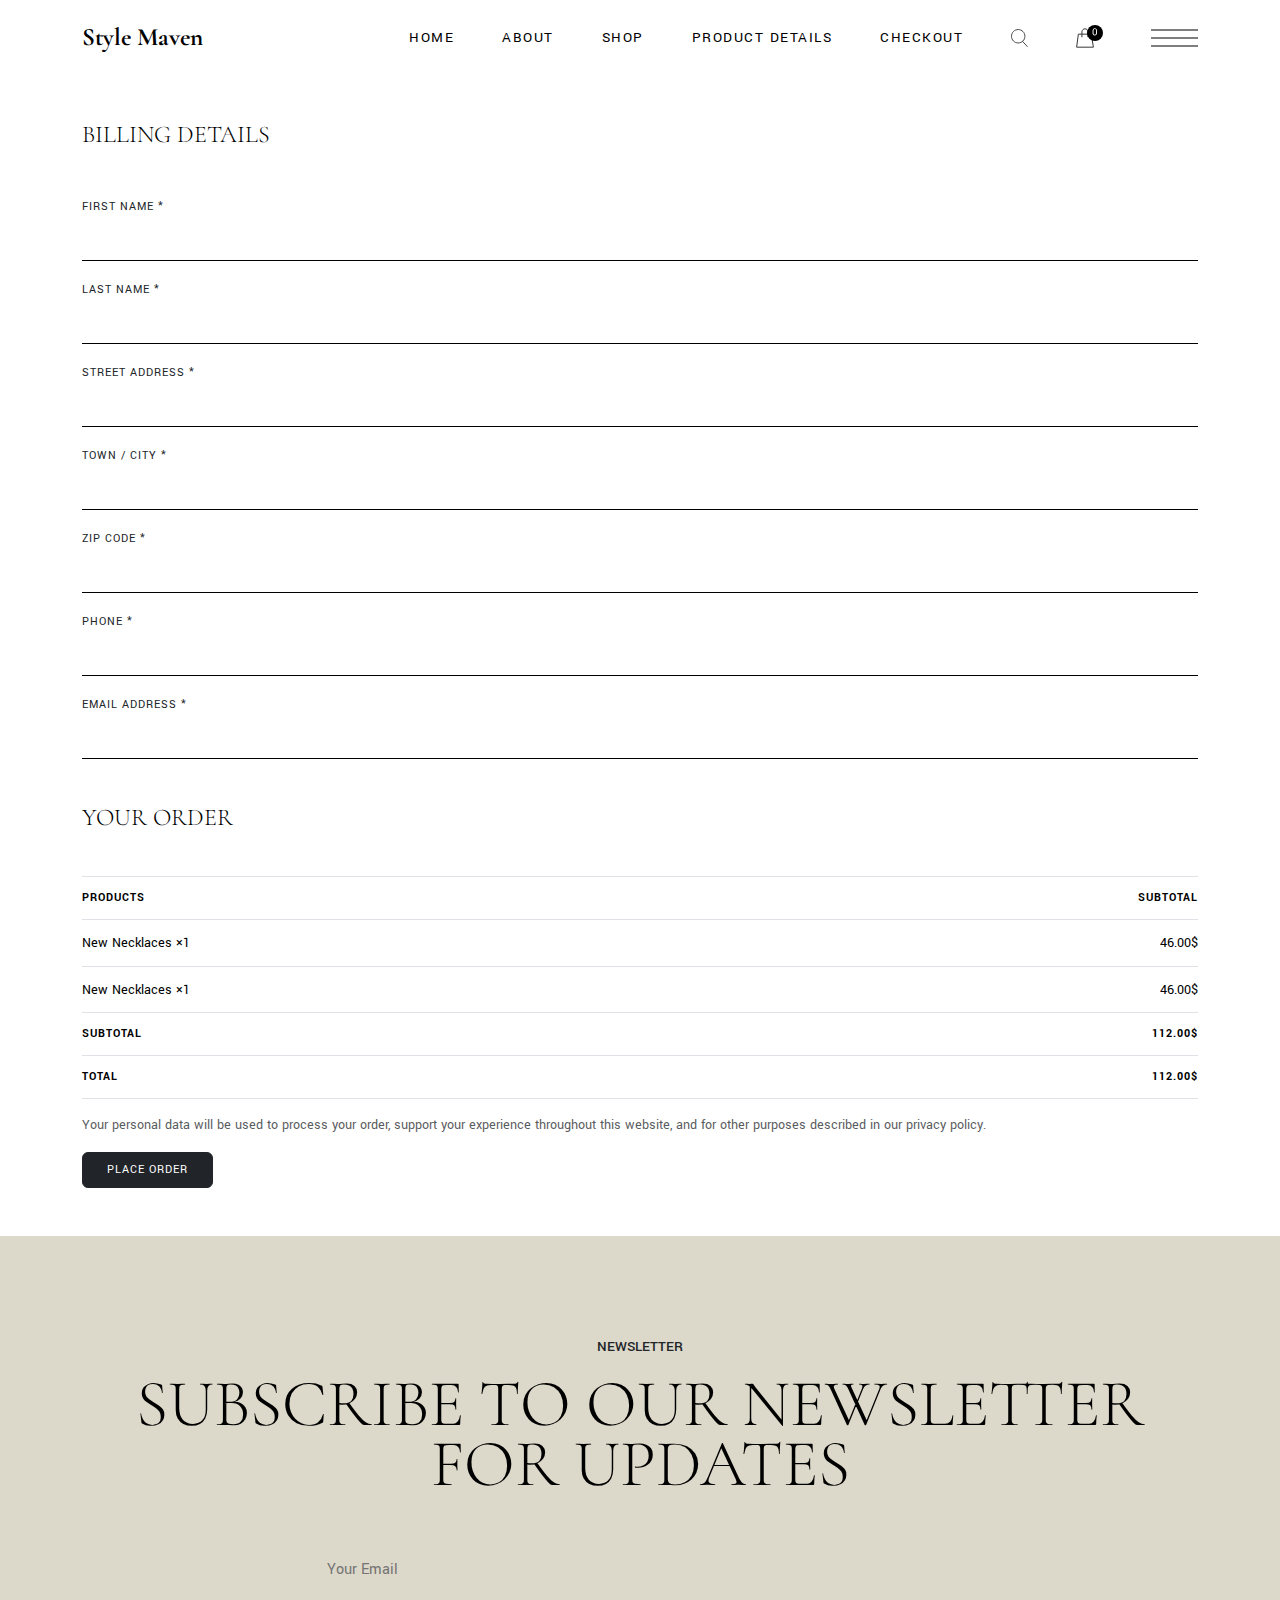
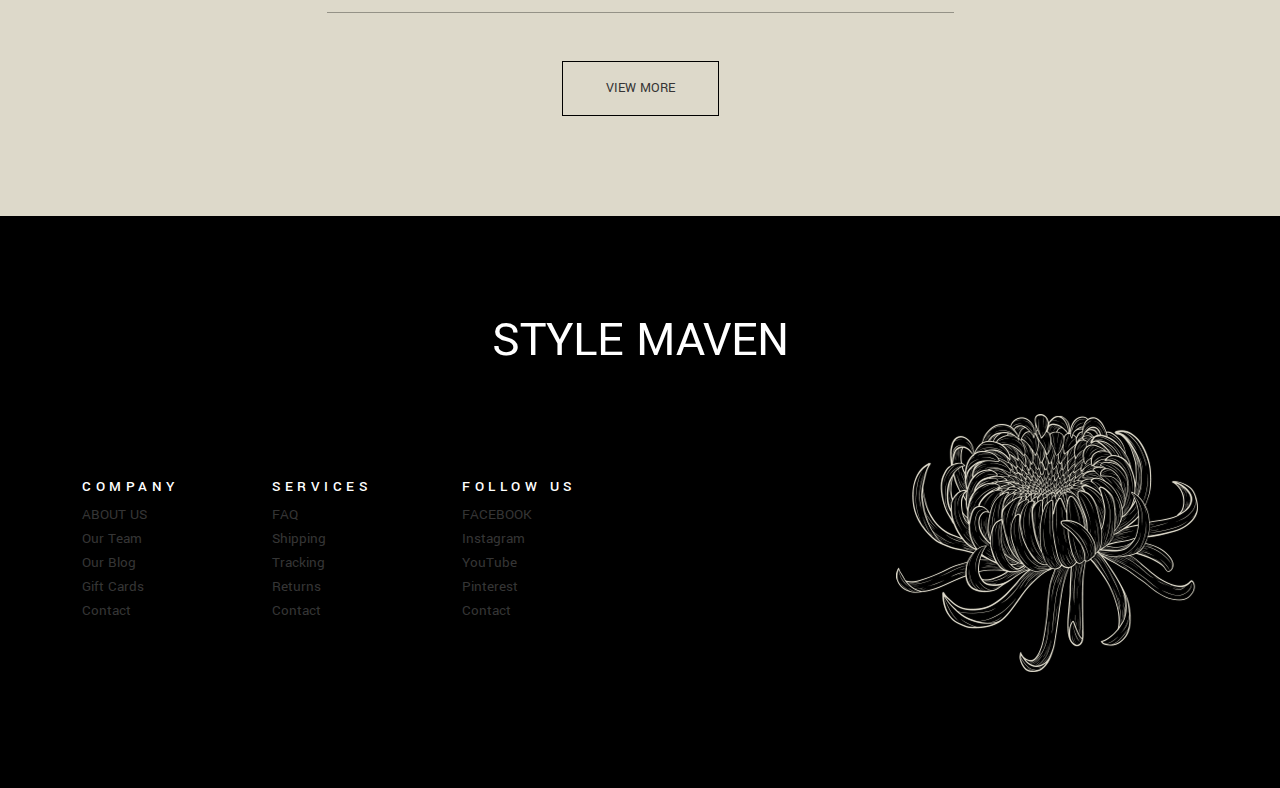
<file: checkout.html>
<!DOCTYPE html>
<html lang="en">

<head>
    <meta charset="UTF-8">
    <meta name="viewport" content="width=device-width, initial-scale=1.0">
    <title>Style Maven</title>
    <link rel="preconnect" href="https://fonts.googleapis.com">
    <link rel="preconnect" href="https://fonts.gstatic.com" crossorigin>
    <link
        href="https://fonts.googleapis.com/css2?family=Cormorant+Garamond:ital,wght@0,300..700;1,300..700&family=Yantramanav:wght@100;300;400;500;700;900&display=swap"
        rel="stylesheet">
    <link href="https://cdn.jsdelivr.net/npm/bootstrap@5.3.3/dist/css/bootstrap.min.css" rel="stylesheet" />
    <link href="https://cdn.jsdelivr.net/npm/bootstrap-icons/font/bootstrap-icons.css" rel="stylesheet">
    <link rel="stylesheet" href="https://cdn.jsdelivr.net/npm/swiper@11/swiper-bundle.min.css" />
    <link rel="stylesheet" href="css/style.css">
</head>

<body>
    <!-- Header section start  -->
    <header>
        <section class="nav-section position-relative">
            <nav class="navbar navbar-expand-lg">
                <div class="container">
                    <!-- Left Side Logo -->
                    <a class="navbar-brand cormorant-garamond-700 fs-25 lh-102" href="#">Style Maven</a>

                    <!-- Toggle Button (for mobile view) -->
                    <button class="navbar-toggler" type="button" data-bs-toggle="collapse" data-bs-target="#navbarNav">
                        <span class="navbar-toggler-icon"></span>
                    </button>

                    <!-- Right Side Links -->
                    <div class="collapse navbar-collapse justify-content-end align-items-center gap-5" id="navbarNav">
                        <ul class="navbar-nav gap-5">
                            <li class="nav-item">
                                <a class="nav-link active yantramanav-regular fs-15 lh-122 text-uppercase"
                                    href="index.html">Home</a>
                            </li>
                            <li class="nav-item">
                                <a class="nav-link active yantramanav-regular fs-15 lh-122 text-uppercase"
                                    href="about.html">About</a>
                            </li>
                            <li class="nav-item">
                                <a class="nav-link active yantramanav-regular fs-15 lh-122 text-uppercase"
                                    href="tab.html">Shop</a>
                            </li>
                            <li class="nav-item">
                                <a class="nav-link active yantramanav-regular fs-15 lh-122 text-uppercase"
                                    href="product-details.html">Product Details</a>
                            </li>
                            <li class="nav-item">
                                <a class="nav-link active yantramanav-regular fs-15 lh-122 text-uppercase"
                                    href="checkout.html">checkout</a>
                            </li>

                        </ul>
                        <div class="nav-elements d-flex align-items-center gap-5">
                            <svg width="17" height="22" viewBox="0 0 17 22" fill="none"
                                xmlns="http://www.w3.org/2000/svg">
                                <path
                                    d="M7.20369 15.9568C10.9098 15.9568 13.9142 12.9524 13.9142 9.24629C13.9142 5.54017 10.9098 2.53577 7.20369 2.53577C3.49757 2.53577 0.493164 5.54017 0.493164 9.24629C0.493164 12.9524 3.49757 15.9568 7.20369 15.9568Z"
                                    stroke="#353535" stroke-width="0.894737" stroke-miterlimit="10" />
                                <path d="M11.5215 14.375L16.5812 19.7998" stroke="#353535" stroke-width="0.894737"
                                    stroke-miterlimit="10" />
                            </svg>
                            <svg width="27" height="60" viewBox="0 0 27 60" fill="none"
                                xmlns="http://www.w3.org/2000/svg">
                                <path d="M2.37699 26.1409H15.3266L17.4025 39.186H0.597656L2.37699 26.1409Z"
                                    stroke="#353535" stroke-width="0.98852" />
                                <path d="M5.93555 29.2044V23.5713" stroke="#353535" stroke-width="0.98852" />
                                <path d="M11.9653 23.5713V29.2044" stroke="#353535" stroke-width="0.98852" />
                                <path
                                    d="M11.9655 23.671C11.8667 22.0894 10.5816 20.8043 8.99996 20.8043C7.41833 20.8043 6.0344 22.0894 5.93555 23.671"
                                    stroke="#353535" stroke-width="0.98852" />
                                <rect x="11" y="17" width="16" height="16" rx="8" fill="black" />
                                <path
                                    d="M20.0767 24.8739V22.806C20.0767 22.1973 19.9657 21.739 19.7437 21.431C19.5252 21.1231 19.2048 20.9691 18.7822 20.9691C17.9264 20.9691 17.4985 21.5814 17.4985 22.806V24.8739C17.4985 25.4826 17.6077 25.9427 17.8262 26.2543C18.0482 26.5622 18.3704 26.7162 18.793 26.7162C19.6488 26.7162 20.0767 26.1021 20.0767 24.8739ZM21.0273 23.0101V24.6805C21.0273 25.5757 20.8304 26.2632 20.4365 26.743C20.0462 27.2229 19.4984 27.4628 18.793 27.4628C18.0911 27.4628 17.5415 27.2229 17.144 26.743C16.7466 26.2596 16.5479 25.5721 16.5479 24.6805V23.0101C16.5479 22.1185 16.7448 21.431 17.1387 20.9476C17.5361 20.4642 18.0858 20.2225 18.7876 20.2225C19.4894 20.2225 20.0373 20.4642 20.4312 20.9476C20.8286 21.431 21.0273 22.1185 21.0273 23.0101Z"
                                    fill="white" />
                            </svg>
                            <svg width="47" height="18" viewBox="0 0 47 18" fill="none"
                                xmlns="http://www.w3.org/2000/svg">
                                <rect y="0.5" width="47" height="1" fill="black" />
                                <rect y="8.5" width="47" height="1" fill="black" />
                                <rect y="16.5" width="47" height="1" fill="black" />
                            </svg>
                        </div>
                    </div>
                </div>
            </nav>
        </section>
    </header>
    <!-- Header section end  -->

    <section class="billing">
        <div class="container py-5">

            <!-- Billing Details -->
            <div class="mb-5">
                <h2 class="section-title pb-5">Billing Details</h2>
                <form>
                    <div class="mb-3">
                        <label class="form-label">First Name *</label>
                        <input type="text" class="form-control">
                    </div>
                    <div class="mb-3">
                        <label class="form-label">Last Name *</label>
                        <input type="text" class="form-control">
                    </div>
                    <div class="mb-3">
                        <label class="form-label">Street Address *</label>
                        <input type="text" class="form-control">
                    </div>
                    <div class="mb-3">
                        <label class="form-label">Town / City *</label>
                        <input type="text" class="form-control">
                    </div>
                    <div class="mb-3">
                        <label class="form-label">Zip Code *</label>
                        <input type="text" class="form-control">
                    </div>
                    <div class="mb-3">
                        <label class="form-label">Phone *</label>
                        <input type="text" class="form-control">
                    </div>
                    <div class="mb-3">
                        <label class="form-label">Email Address *</label>
                        <input type="email" class="form-control">
                    </div>
                </form>
            </div>

            <!-- Order Summary -->
            <div>
                <h2 class="section-title pb-5">Your Order</h2>
                <table class="table order-summary">
                    <thead>
                        <tr>
                            <th>Products</th>
                            <th class="text-end">Subtotal</th>
                        </tr>
                    </thead>
                    <tbody>
                        <tr>
                            <td>New Necklaces ×1</td>
                            <td class="text-end">46.00$</td>
                        </tr>
                        <tr>
                            <td>New Necklaces ×1</td>
                            <td class="text-end">46.00$</td>
                        </tr>
                        <tr>
                            <th>Subtotal</th>
                            <th class="text-end">112.00$</th>
                        </tr>
                        <tr>
                            <th>Total</th>
                            <th class="text-end">112.00$</th>
                        </tr>
                    </tbody>
                </table>
                <p class="small text-muted mt-3 pb-3">
                    Your personal data will be used to process your order, support your experience throughout this
                    website,
                    and for other purposes described in our privacy policy.
                </p>
                <button class="btn btn-dark px-4 py-2">Place Order</button>
            </div>

        </div>
    </section>




    <!-- cta section  -->
    <section class="cta-section bg-khaki">
        <div class="container">
            <div class="cta-wrapper">
                <div class="cta-top-block text-center">
                    <h6 class="winter-left-block-subhead yantramanav-medium fs-15 lh-153 text-uppercase pb-3">
                        Newsletter</h6>
                    <h2 class="pb-3">Subscribe To
                        Our Newsletter For Updates</h2>
                    <div class="cta-email pt-5 pb-5">
                        <input class="cta-input border-0" type="email" name="email" placeholder="Your Email">
                    </div>
                    <div class="btn-outline">
                        <a class="yantramanav-regular fs-14 lh-121 text-uppercase primary-color " href="">View
                            More</a>
                    </div>


                </div>

            </div>
        </div>
    </section>
    <!-- cta section  -->

    <!-- footer section  -->
    <footer>
        <div class="container">
            <div class="footer-wrapper">
                <h5 class="text-white text-center yantramanav-regular fs-50 lh-100 pb-5 text-uppercase">Style Maven</h5>
                <div class="row align-items-center">
                    <div class="col-lg-2">
                        <div class="footer-links">
                            <h5
                                class="footer-links-heading yantramanav-medium fs-15 lh-104 text-white text-uppercase pb-2">
                                Company</h5>
                            <ul>
                                <li class="list-unstyled">
                                    <a class="yantramanav-regular fs-15 lh-113 primary-color text-uppercase"
                                        href="">About Us</a>
                                </li>
                                <li class="list-unstyled">
                                    <a class="yantramanav-regular fs-15 lh-113 primary-color" href="">Our Team</a>
                                </li>
                                <li class="list-unstyled">
                                    <a class="yantramanav-regular fs-15 lh-113 primary-color" href="">Our Blog</a>
                                </li>
                                <li class="list-unstyled">
                                    <a class="yantramanav-regular fs-15 lh-113 primary-color" href="">Gift Cards</a>
                                </li>
                                <li class="list-unstyled">
                                    <a class="yantramanav-regular fs-15 lh-113 primary-color" href="">Contact</a>
                                </li>
                            </ul>
                        </div>
                    </div>
                    <div class="col-lg-2">
                        <div class="footer-links">
                            <h5
                                class="footer-links-heading yantramanav-medium fs-15 lh-104 text-white text-uppercase pb-2">
                                Services</h5>
                            <ul>
                                <li class="list-unstyled">
                                    <a class="yantramanav-regular fs-15 lh-113 primary-color text-uppercase"
                                        href="">FAQ</a>
                                </li>
                                <li class="list-unstyled">
                                    <a class="yantramanav-regular fs-15 lh-113 primary-color" href="">Shipping</a>
                                </li>
                                <li class="list-unstyled">
                                    <a class="yantramanav-regular fs-15 lh-113 primary-color" href="">Tracking</a>
                                </li>
                                <li class="list-unstyled">
                                    <a class="yantramanav-regular fs-15 lh-113 primary-color" href="">Returns</a>
                                </li>
                                <li class="list-unstyled">
                                    <a class="yantramanav-regular fs-15 lh-113 primary-color" href="">Contact</a>
                                </li>
                            </ul>
                        </div>
                    </div>
                    <div class="col-lg-2">
                        <div class="footer-links">
                            <h5
                                class="footer-links-heading yantramanav-medium fs-15 lh-104 text-white text-uppercase pb-2">
                                Follow Us</h5>
                            <ul>
                                <li class="list-unstyled">
                                    <a class="yantramanav-regular fs-15 lh-113 primary-color text-uppercase"
                                        href="">Facebook</a>
                                </li>
                                <li class="list-unstyled">
                                    <a class="yantramanav-regular fs-15 lh-113 primary-color" href="">Instagram</a>
                                </li>
                                <li class="list-unstyled">
                                    <a class="yantramanav-regular fs-15 lh-113 primary-color" href="">YouTube</a>
                                </li>
                                <li class="list-unstyled">
                                    <a class="yantramanav-regular fs-15 lh-113 primary-color" href="">Pinterest</a>
                                </li>
                                <li class="list-unstyled">
                                    <a class="yantramanav-regular fs-15 lh-113 primary-color" href="">Contact</a>
                                </li>
                            </ul>
                        </div>
                    </div>
                    <div class="col-lg-6">
                        <div class="footerimage d-flex justify-content-end">
                            <img src="assets/footer-flower.png" alt="">
                        </div>
                    </div>
                </div>
            </div>
        </div>
    </footer>
    <!-- footer end  -->

    <script src="https://cdn.jsdelivr.net/npm/bootstrap@5.3.3/dist/js/bootstrap.bundle.min.js"></script>
    <script src="https://cdn.jsdelivr.net/npm/swiper@11/swiper-bundle.min.js"></script>
    <script src="js/script.js"></script>

</body>

</html>
</file>
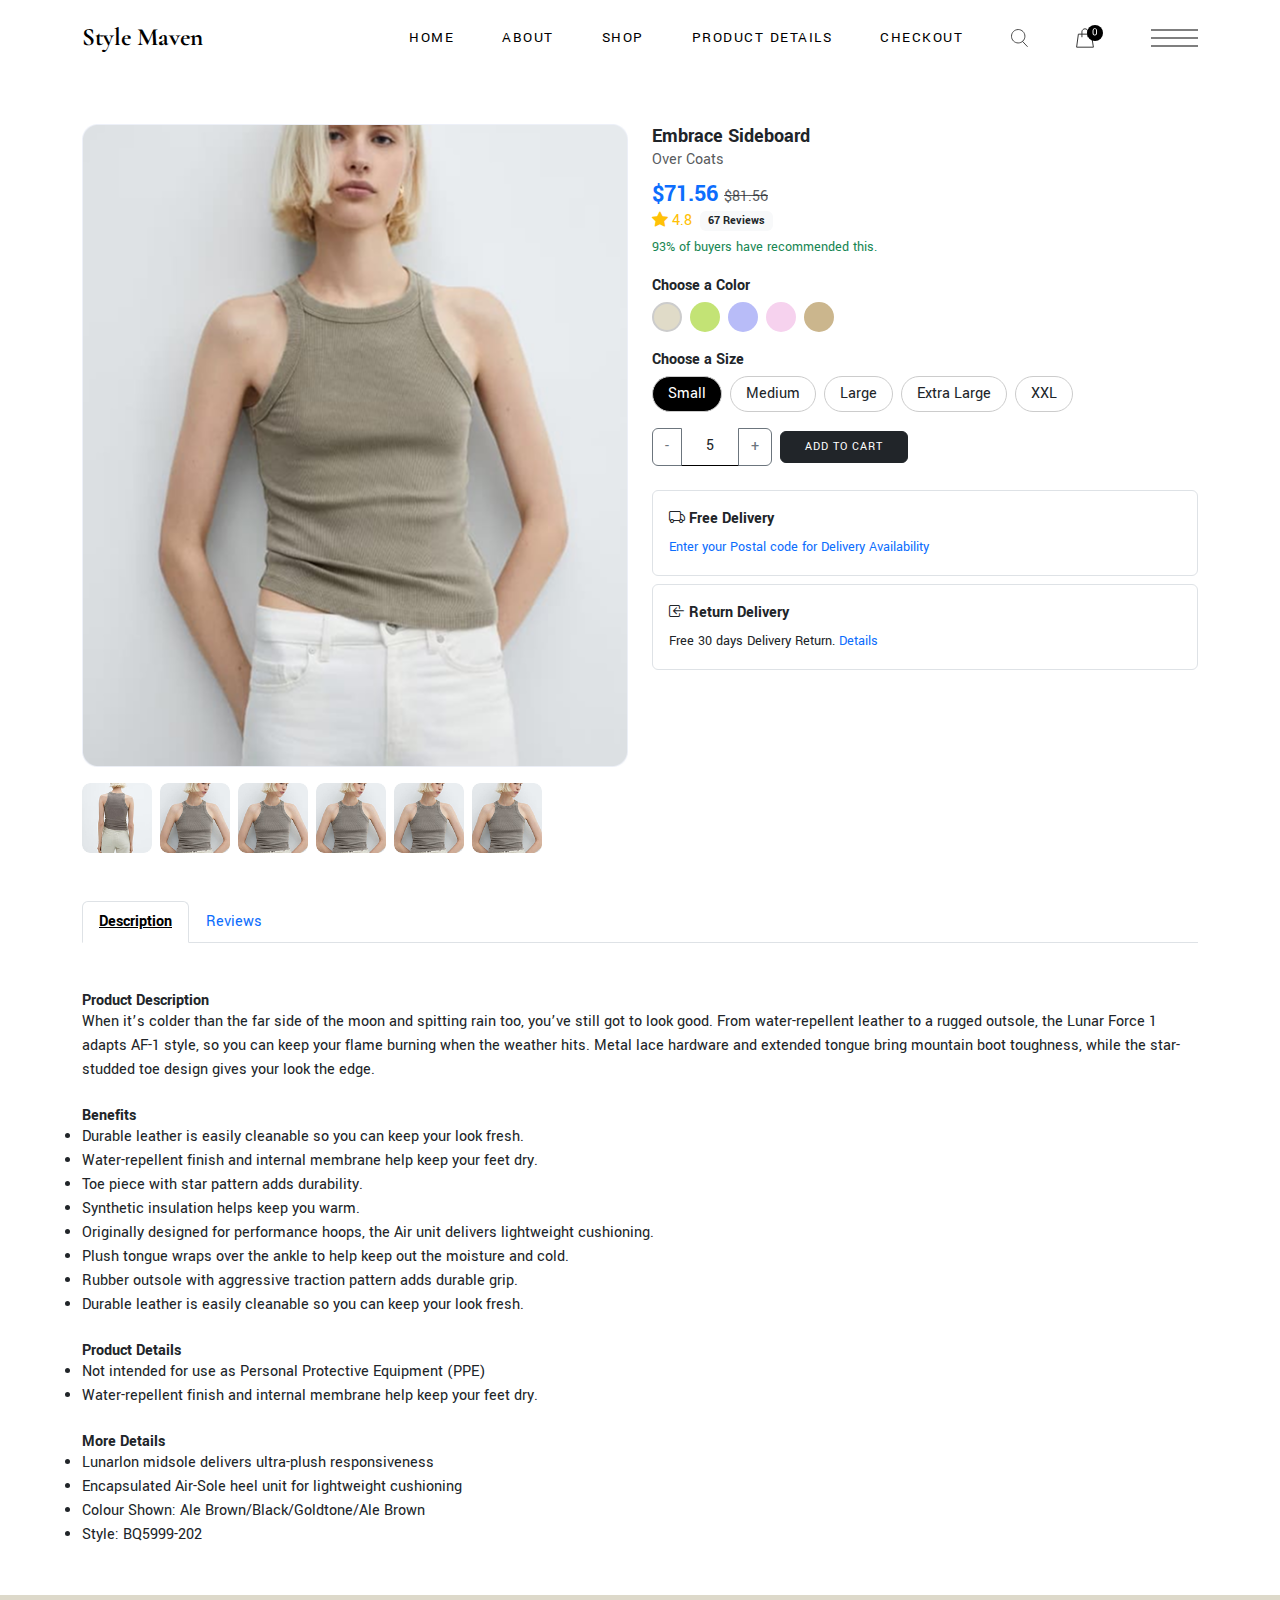
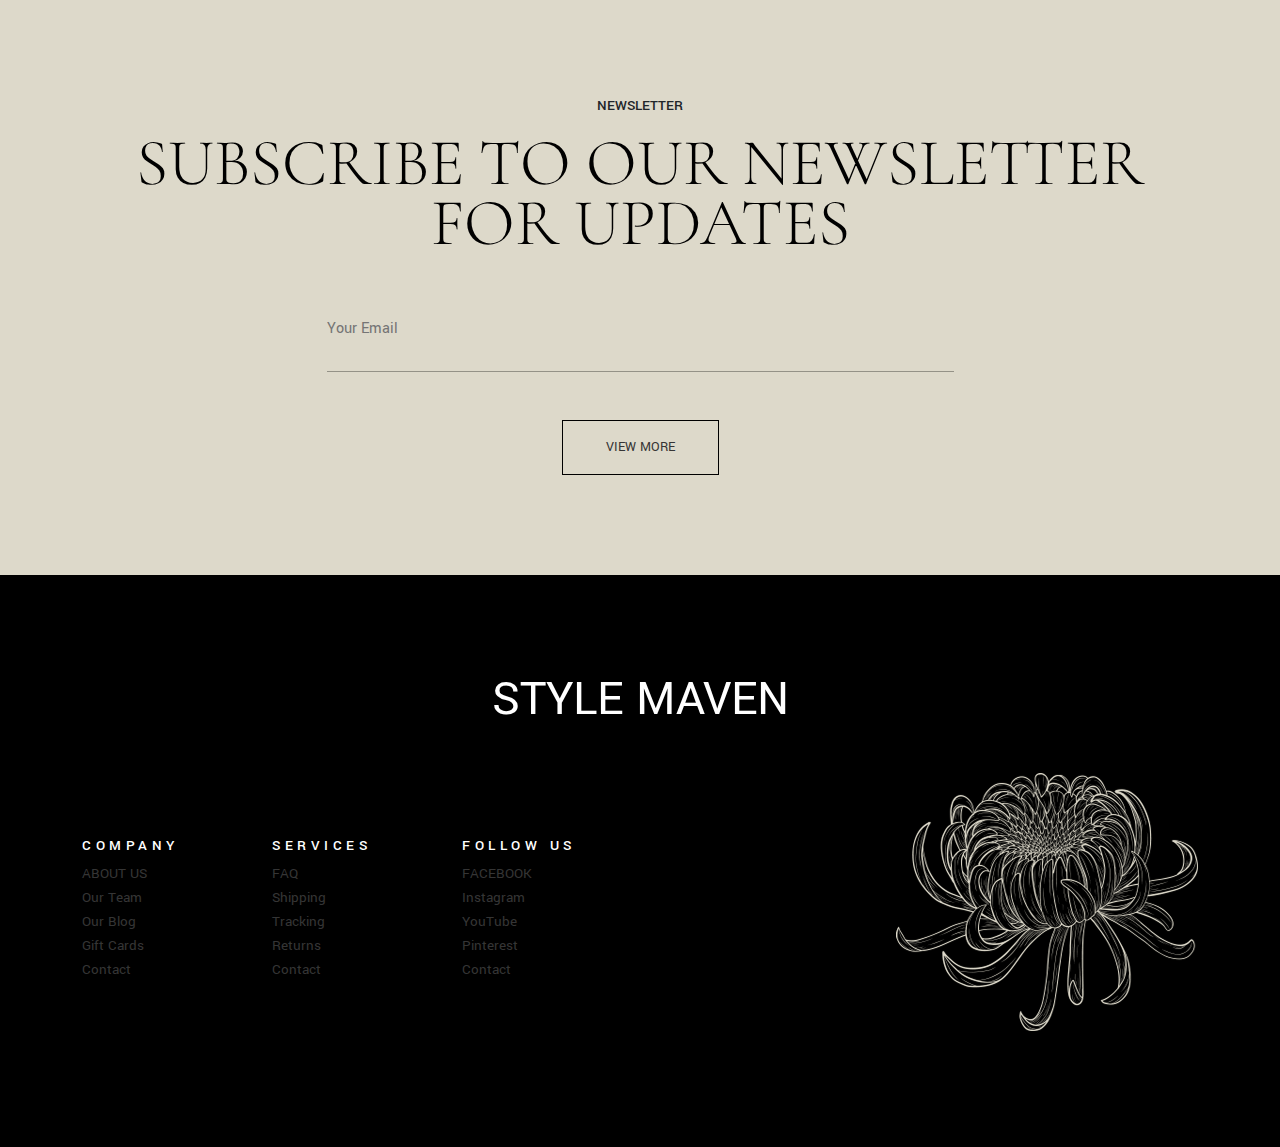
<file: product-details.html>
<!DOCTYPE html>
<html lang="en">

<head>
    <meta charset="UTF-8">
    <meta name="viewport" content="width=device-width, initial-scale=1.0">
    <title>Style Maven</title>
    <link rel="preconnect" href="https://fonts.googleapis.com">
    <link rel="preconnect" href="https://fonts.gstatic.com" crossorigin>
    <link
        href="https://fonts.googleapis.com/css2?family=Cormorant+Garamond:ital,wght@0,300..700;1,300..700&family=Yantramanav:wght@100;300;400;500;700;900&display=swap"
        rel="stylesheet">
    <link href="https://cdn.jsdelivr.net/npm/bootstrap@5.3.3/dist/css/bootstrap.min.css" rel="stylesheet" />
    <link href="https://cdn.jsdelivr.net/npm/bootstrap-icons/font/bootstrap-icons.css" rel="stylesheet">
    <link rel="stylesheet" href="https://cdn.jsdelivr.net/npm/swiper@11/swiper-bundle.min.css" />
    <link rel="stylesheet" href="css/style.css">
</head>

<body>
    <header>
        <section class="nav-section position-relative">
            <nav class="navbar navbar-expand-lg">
                <div class="container">
                    <!-- Left Side Logo -->
                    <a class="navbar-brand cormorant-garamond-700 fs-25 lh-102" href="#">Style Maven</a>

                    <!-- Toggle Button (for mobile view) -->
                    <button class="navbar-toggler" type="button" data-bs-toggle="collapse" data-bs-target="#navbarNav">
                        <span class="navbar-toggler-icon"></span>
                    </button>

                    <!-- Right Side Links -->
                    <div class="collapse navbar-collapse justify-content-end align-items-center gap-5" id="navbarNav">
                        <ul class="navbar-nav gap-5">
                            <li class="nav-item">
                                <a class="nav-link active yantramanav-regular fs-15 lh-122 text-uppercase"
                                    href="index.html">Home</a>
                            </li>
                            <li class="nav-item">
                                <a class="nav-link active yantramanav-regular fs-15 lh-122 text-uppercase"
                                    href="about.html">About</a>
                            </li>
                            <li class="nav-item">
                                <a class="nav-link active yantramanav-regular fs-15 lh-122 text-uppercase"
                                    href="tab.html">Shop</a>
                            </li>
                            <li class="nav-item">
                                <a class="nav-link active yantramanav-regular fs-15 lh-122 text-uppercase"
                                    href="product-details.html">Product Details</a>
                            </li>
                            <li class="nav-item">
                                <a class="nav-link active yantramanav-regular fs-15 lh-122 text-uppercase"
                                    href="checkout.html">checkout</a>
                            </li>

                        </ul>
                        <div class="nav-elements d-flex align-items-center gap-5">
                            <svg width="17" height="22" viewBox="0 0 17 22" fill="none"
                                xmlns="http://www.w3.org/2000/svg">
                                <path
                                    d="M7.20369 15.9568C10.9098 15.9568 13.9142 12.9524 13.9142 9.24629C13.9142 5.54017 10.9098 2.53577 7.20369 2.53577C3.49757 2.53577 0.493164 5.54017 0.493164 9.24629C0.493164 12.9524 3.49757 15.9568 7.20369 15.9568Z"
                                    stroke="#353535" stroke-width="0.894737" stroke-miterlimit="10" />
                                <path d="M11.5215 14.375L16.5812 19.7998" stroke="#353535" stroke-width="0.894737"
                                    stroke-miterlimit="10" />
                            </svg>
                            <svg width="27" height="60" viewBox="0 0 27 60" fill="none"
                                xmlns="http://www.w3.org/2000/svg">
                                <path d="M2.37699 26.1409H15.3266L17.4025 39.186H0.597656L2.37699 26.1409Z"
                                    stroke="#353535" stroke-width="0.98852" />
                                <path d="M5.93555 29.2044V23.5713" stroke="#353535" stroke-width="0.98852" />
                                <path d="M11.9653 23.5713V29.2044" stroke="#353535" stroke-width="0.98852" />
                                <path
                                    d="M11.9655 23.671C11.8667 22.0894 10.5816 20.8043 8.99996 20.8043C7.41833 20.8043 6.0344 22.0894 5.93555 23.671"
                                    stroke="#353535" stroke-width="0.98852" />
                                <rect x="11" y="17" width="16" height="16" rx="8" fill="black" />
                                <path
                                    d="M20.0767 24.8739V22.806C20.0767 22.1973 19.9657 21.739 19.7437 21.431C19.5252 21.1231 19.2048 20.9691 18.7822 20.9691C17.9264 20.9691 17.4985 21.5814 17.4985 22.806V24.8739C17.4985 25.4826 17.6077 25.9427 17.8262 26.2543C18.0482 26.5622 18.3704 26.7162 18.793 26.7162C19.6488 26.7162 20.0767 26.1021 20.0767 24.8739ZM21.0273 23.0101V24.6805C21.0273 25.5757 20.8304 26.2632 20.4365 26.743C20.0462 27.2229 19.4984 27.4628 18.793 27.4628C18.0911 27.4628 17.5415 27.2229 17.144 26.743C16.7466 26.2596 16.5479 25.5721 16.5479 24.6805V23.0101C16.5479 22.1185 16.7448 21.431 17.1387 20.9476C17.5361 20.4642 18.0858 20.2225 18.7876 20.2225C19.4894 20.2225 20.0373 20.4642 20.4312 20.9476C20.8286 21.431 21.0273 22.1185 21.0273 23.0101Z"
                                    fill="white" />
                            </svg>
                            <svg width="47" height="18" viewBox="0 0 47 18" fill="none"
                                xmlns="http://www.w3.org/2000/svg">
                                <rect y="0.5" width="47" height="1" fill="black" />
                                <rect y="8.5" width="47" height="1" fill="black" />
                                <rect y="16.5" width="47" height="1" fill="black" />
                            </svg>
                        </div>
                    </div>
                </div>
            </nav>
        </section>
    </header>
    <section class="product-details">
        <div class="container my-5">
            <div class="row g-4">
                <div class="col-md-6">
                    <img src="assets/main-product-details-img.png" class="img-fluid rounded" alt="Main Product Image">
                    <div class="d-flex mt-3 gap-2">
                        <div class="thumbnail"><img src="assets/thambnail-1.png" alt="thumb1"></div>
                        <div class="thumbnail"><img src="assets/thambnail-২.png" alt="thumb2"></div>
                        <div class="thumbnail"><img src="assets/thambnail-২.png" alt="thumb2"></div>
                        <div class="thumbnail"><img src="assets/thambnail-২.png" alt="thumb2"></div>
                        <div class="thumbnail"><img src="assets/thambnail-২.png" alt="thumb2"></div>
                        <div class="thumbnail"><img src="assets/thambnail-২.png" alt="thumb2"></div>
                    </div>
                </div>
                <div class="col-md-6">
                    <h5 class="fw-semibold">Embrace Sideboard</h5>
                    <p class="text-muted mb-2">Over Coats</p>
                    <h4 class="text-primary fw-bold">$71.56 <span
                            class="text-decoration-line-through text-muted fw-normal fs-6">$81.56</span></h4>
                    <div class="d-flex align-items-center gap-2 mb-1">
                        <span class="text-warning"><i class="bi bi-star-fill"></i> 4.8</span>
                        <span class="badge bg-light text-dark">67 Reviews</span>
                    </div>
                    <p class="text-success small">93% of buyers have recommended this.</p>

                    <div class="my-3">
                        <p class="fw-semibold mb-1">Choose a Color</p>
                        <div class="d-flex gap-2">
                            <span class="color-swatch selected" style="background-color: #e0dbc8;"></span>
                            <span class="color-swatch" style="background-color: #c3e375;"></span>
                            <span class="color-swatch" style="background-color: #b8bcf8;"></span>
                            <span class="color-swatch" style="background-color: #f6d2ee;"></span>
                            <span class="color-swatch" style="background-color: #cbb68d;"></span>
                        </div>
                    </div>

                    <div class="mb-3">
                        <p class="fw-semibold mb-1">Choose a Size</p>
                        <div class="d-flex gap-2 size-option">
                            <input type="radio" id="size-small" name="size" checked>
                            <label for="size-small">Small</label>

                            <input type="radio" id="size-medium" name="size">
                            <label for="size-medium">Medium</label>

                            <input type="radio" id="size-large" name="size">
                            <label for="size-large">Large</label>

                            <input type="radio" id="size-xl" name="size">
                            <label for="size-xl">Extra Large</label>

                            <input type="radio" id="size-xxl" name="size">
                            <label for="size-xxl">XXL</label>
                        </div>
                    </div>

                    <div class="d-flex align-items-center gap-2 mb-4">
                        <div class="input-group quantity-control">
                            <button class="btn btn-outline-secondary" type="button"
                                onclick="decreaseQuantity()">-</button>
                            <input type="text" id="quantityInput" class="form-control text-center" value="5">
                            <button class="btn btn-outline-secondary" type="button"
                                onclick="increaseQuantity()">+</button>
                        </div>
                        <button class="btn btn-dark px-4">Add to Cart</button>
                    </div>

                    <div class="border rounded p-3 mb-2">
                        <p class="mb-1"><i class="bi bi-truck"></i> <strong>Free Delivery</strong></p>
                        <small><a href="#">Enter your Postal code for Delivery Availability</a></small>
                    </div>
                    <div class="border rounded p-3">
                        <p class="mb-1"><i class="bi bi-box-arrow-in-left"></i> <strong>Return Delivery</strong></p>
                        <small>Free 30 days Delivery Return. <a href="#">Details</a></small>
                    </div>
                </div>
            </div>

            <ul class="nav nav-tabs my-5" id="productTab" role="tablist">
                <li class="nav-item" role="presentation">
                    <button class="nav-link active" id="description-tab" data-bs-toggle="tab"
                        data-bs-target="#description" type="button" role="tab">Description</button>
                </li>
                <li class="nav-item" role="presentation">
                    <button class="nav-link" id="reviews-tab" data-bs-toggle="tab" data-bs-target="#reviews"
                        type="button" role="tab">Reviews</button>
                </li>
            </ul>
            <div class="tab-content" id="productTabContent">
                <div class="tab-pane fade show active" id="description" role="tabpanel">
                    <h6 class="fw-semibold">Product Description</h6>
                    <p>When it’s colder than the far side of the moon and spitting rain too, you’ve still got to look
                        good. From water-repellent leather to a rugged outsole, the Lunar Force 1 adapts AF-1 style, so
                        you can keep your flame burning when the weather hits. Metal lace hardware and extended tongue
                        bring mountain boot toughness, while the star-studded toe design gives your look the edge.</p>

                    <h6 class="fw-semibold mt-4">Benefits</h6>
                    <ul>
                        <li>Durable leather is easily cleanable so you can keep your look fresh.</li>
                        <li>Water-repellent finish and internal membrane help keep your feet dry.</li>
                        <li>Toe piece with star pattern adds durability.</li>
                        <li>Synthetic insulation helps keep you warm.</li>
                        <li>Originally designed for performance hoops, the Air unit delivers lightweight cushioning.
                        </li>
                        <li>Plush tongue wraps over the ankle to help keep out the moisture and cold.</li>
                        <li>Rubber outsole with aggressive traction pattern adds durable grip.</li>
                        <li>Durable leather is easily cleanable so you can keep your look fresh.</li>
                    </ul>

                    <h6 class="fw-semibold mt-4">Product Details</h6>
                    <ul>
                        <li>Not intended for use as Personal Protective Equipment (PPE)</li>
                        <li>Water-repellent finish and internal membrane help keep your feet dry.</li>
                    </ul>

                    <h6 class="fw-semibold mt-4">More Details</h6>
                    <ul>
                        <li>Lunarlon midsole delivers ultra-plush responsiveness</li>
                        <li>Encapsulated Air-Sole heel unit for lightweight cushioning</li>
                        <li>Colour Shown: Ale Brown/Black/Goldtone/Ale Brown</li>
                        <li>Style: BQ5999-202</li>
                    </ul>
                </div>
                <div class="tab-pane fade" id="reviews" role="tabpanel">
                    <p>No reviews yet.</p>
                </div>
            </div>
        </div>
    </section>










    <!-- cta section  -->
    <section class="cta-section bg-khaki">
        <div class="container">
            <div class="cta-wrapper">
                <div class="cta-top-block text-center">
                    <h6 class="winter-left-block-subhead yantramanav-medium fs-15 lh-153 text-uppercase pb-3">
                        Newsletter</h6>
                    <h2 class="pb-3">Subscribe To
                        Our Newsletter For Updates</h2>
                    <div class="cta-email pt-5 pb-5">
                        <input class="cta-input border-0" type="email" name="email" placeholder="Your Email">
                    </div>
                    <div class="btn-outline">
                        <a class="yantramanav-regular fs-14 lh-121 text-uppercase primary-color " href="">View
                            More</a>
                    </div>


                </div>

            </div>
        </div>
    </section>
    <!-- cta section  -->

    <!-- footer section  -->
    <footer>
        <div class="container">
            <div class="footer-wrapper">
                <h5 class="text-white text-center yantramanav-regular fs-50 lh-100 pb-5 text-uppercase">Style Maven</h5>
                <div class="row align-items-center">
                    <div class="col-lg-2">
                        <div class="footer-links">
                            <h5
                                class="footer-links-heading yantramanav-medium fs-15 lh-104 text-white text-uppercase pb-2">
                                Company</h5>
                            <ul>
                                <li class="list-unstyled">
                                    <a class="yantramanav-regular fs-15 lh-113 primary-color text-uppercase"
                                        href="">About Us</a>
                                </li>
                                <li class="list-unstyled">
                                    <a class="yantramanav-regular fs-15 lh-113 primary-color" href="">Our Team</a>
                                </li>
                                <li class="list-unstyled">
                                    <a class="yantramanav-regular fs-15 lh-113 primary-color" href="">Our Blog</a>
                                </li>
                                <li class="list-unstyled">
                                    <a class="yantramanav-regular fs-15 lh-113 primary-color" href="">Gift Cards</a>
                                </li>
                                <li class="list-unstyled">
                                    <a class="yantramanav-regular fs-15 lh-113 primary-color" href="">Contact</a>
                                </li>
                            </ul>
                        </div>
                    </div>
                    <div class="col-lg-2">
                        <div class="footer-links">
                            <h5
                                class="footer-links-heading yantramanav-medium fs-15 lh-104 text-white text-uppercase pb-2">
                                Services</h5>
                            <ul>
                                <li class="list-unstyled">
                                    <a class="yantramanav-regular fs-15 lh-113 primary-color text-uppercase"
                                        href="">FAQ</a>
                                </li>
                                <li class="list-unstyled">
                                    <a class="yantramanav-regular fs-15 lh-113 primary-color" href="">Shipping</a>
                                </li>
                                <li class="list-unstyled">
                                    <a class="yantramanav-regular fs-15 lh-113 primary-color" href="">Tracking</a>
                                </li>
                                <li class="list-unstyled">
                                    <a class="yantramanav-regular fs-15 lh-113 primary-color" href="">Returns</a>
                                </li>
                                <li class="list-unstyled">
                                    <a class="yantramanav-regular fs-15 lh-113 primary-color" href="">Contact</a>
                                </li>
                            </ul>
                        </div>
                    </div>
                    <div class="col-lg-2">
                        <div class="footer-links">
                            <h5
                                class="footer-links-heading yantramanav-medium fs-15 lh-104 text-white text-uppercase pb-2">
                                Follow Us</h5>
                            <ul>
                                <li class="list-unstyled">
                                    <a class="yantramanav-regular fs-15 lh-113 primary-color text-uppercase"
                                        href="">Facebook</a>
                                </li>
                                <li class="list-unstyled">
                                    <a class="yantramanav-regular fs-15 lh-113 primary-color" href="">Instagram</a>
                                </li>
                                <li class="list-unstyled">
                                    <a class="yantramanav-regular fs-15 lh-113 primary-color" href="">YouTube</a>
                                </li>
                                <li class="list-unstyled">
                                    <a class="yantramanav-regular fs-15 lh-113 primary-color" href="">Pinterest</a>
                                </li>
                                <li class="list-unstyled">
                                    <a class="yantramanav-regular fs-15 lh-113 primary-color" href="">Contact</a>
                                </li>
                            </ul>
                        </div>
                    </div>
                    <div class="col-lg-6">
                        <div class="footerimage d-flex justify-content-end">
                            <img src="assets/footer-flower.png" alt="">
                        </div>
                    </div>
                </div>
            </div>
        </div>
    </footer>
    <!-- footer end  -->

    <script src="https://cdn.jsdelivr.net/npm/bootstrap@5.3.3/dist/js/bootstrap.bundle.min.js"></script>
    <script src="https://cdn.jsdelivr.net/npm/swiper@11/swiper-bundle.min.js"></script>
    <script src="js/script.js"></script>

</body>

</html>
</file>
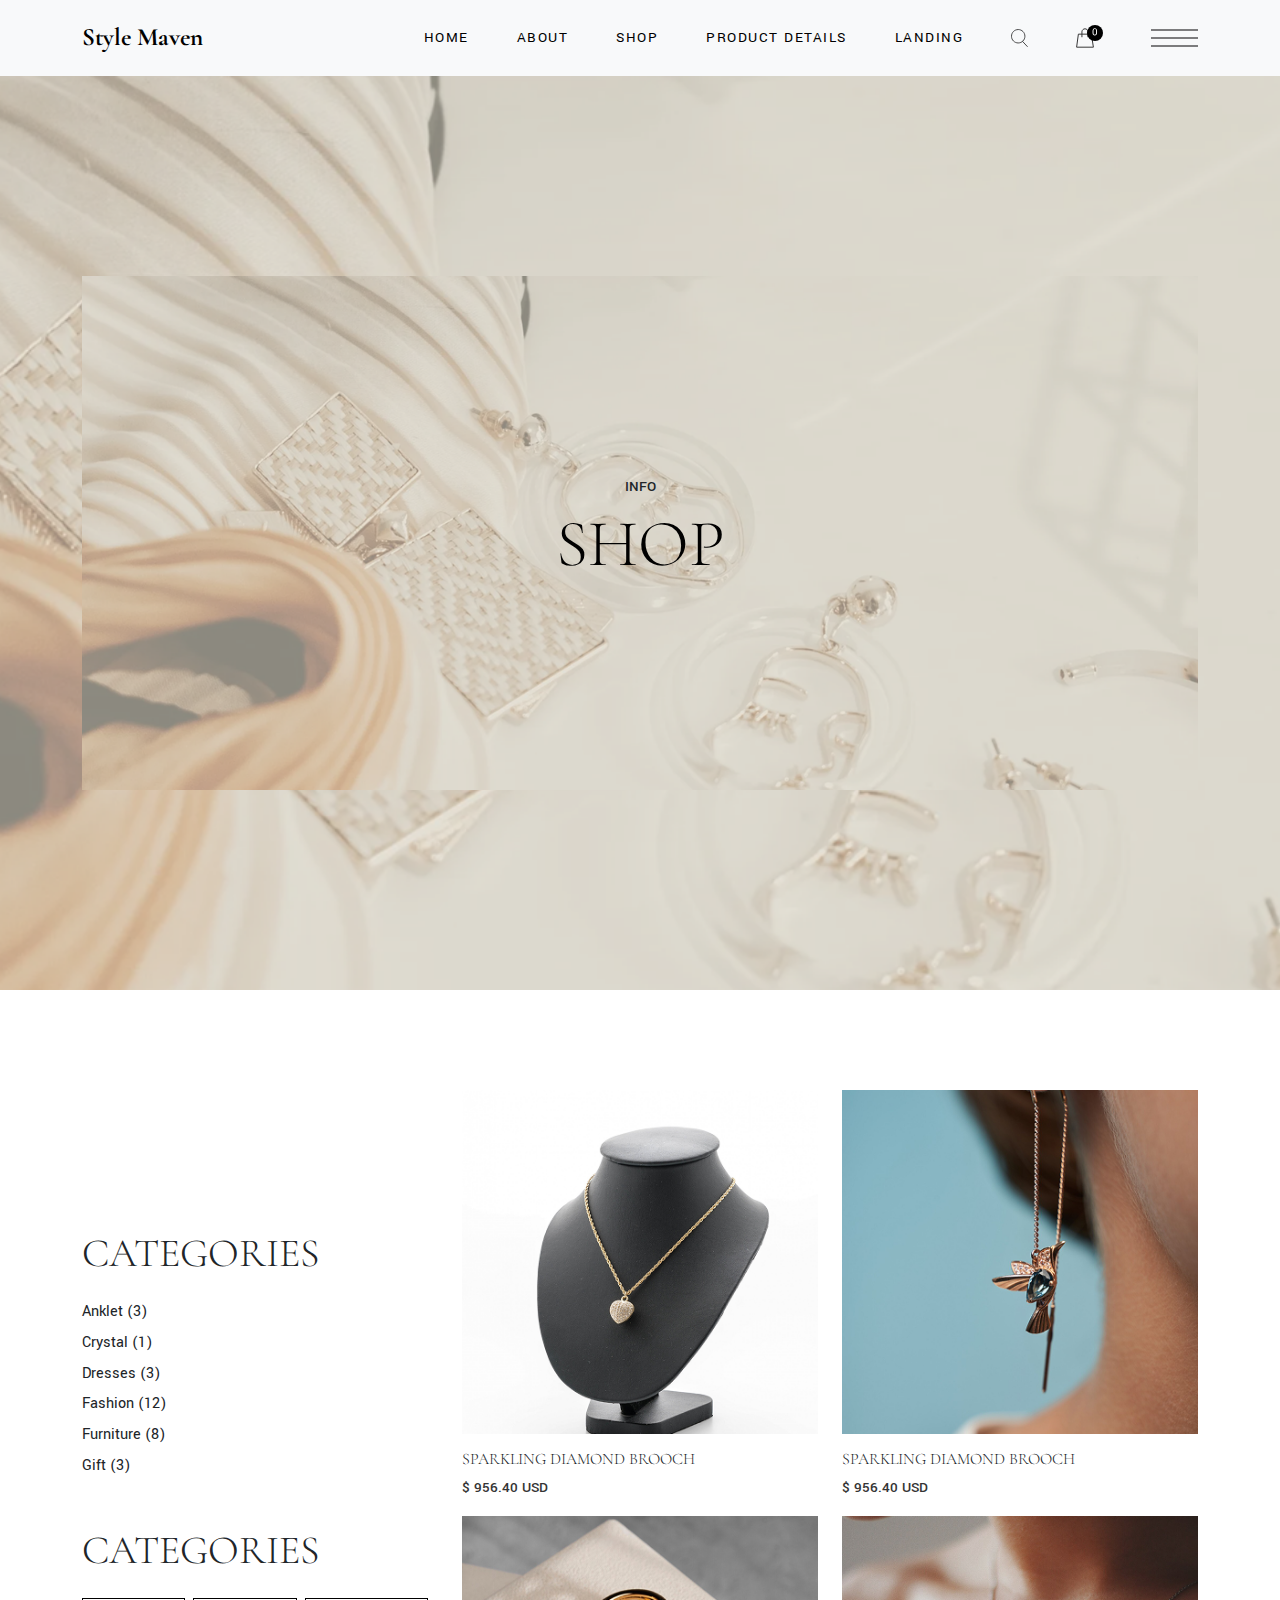
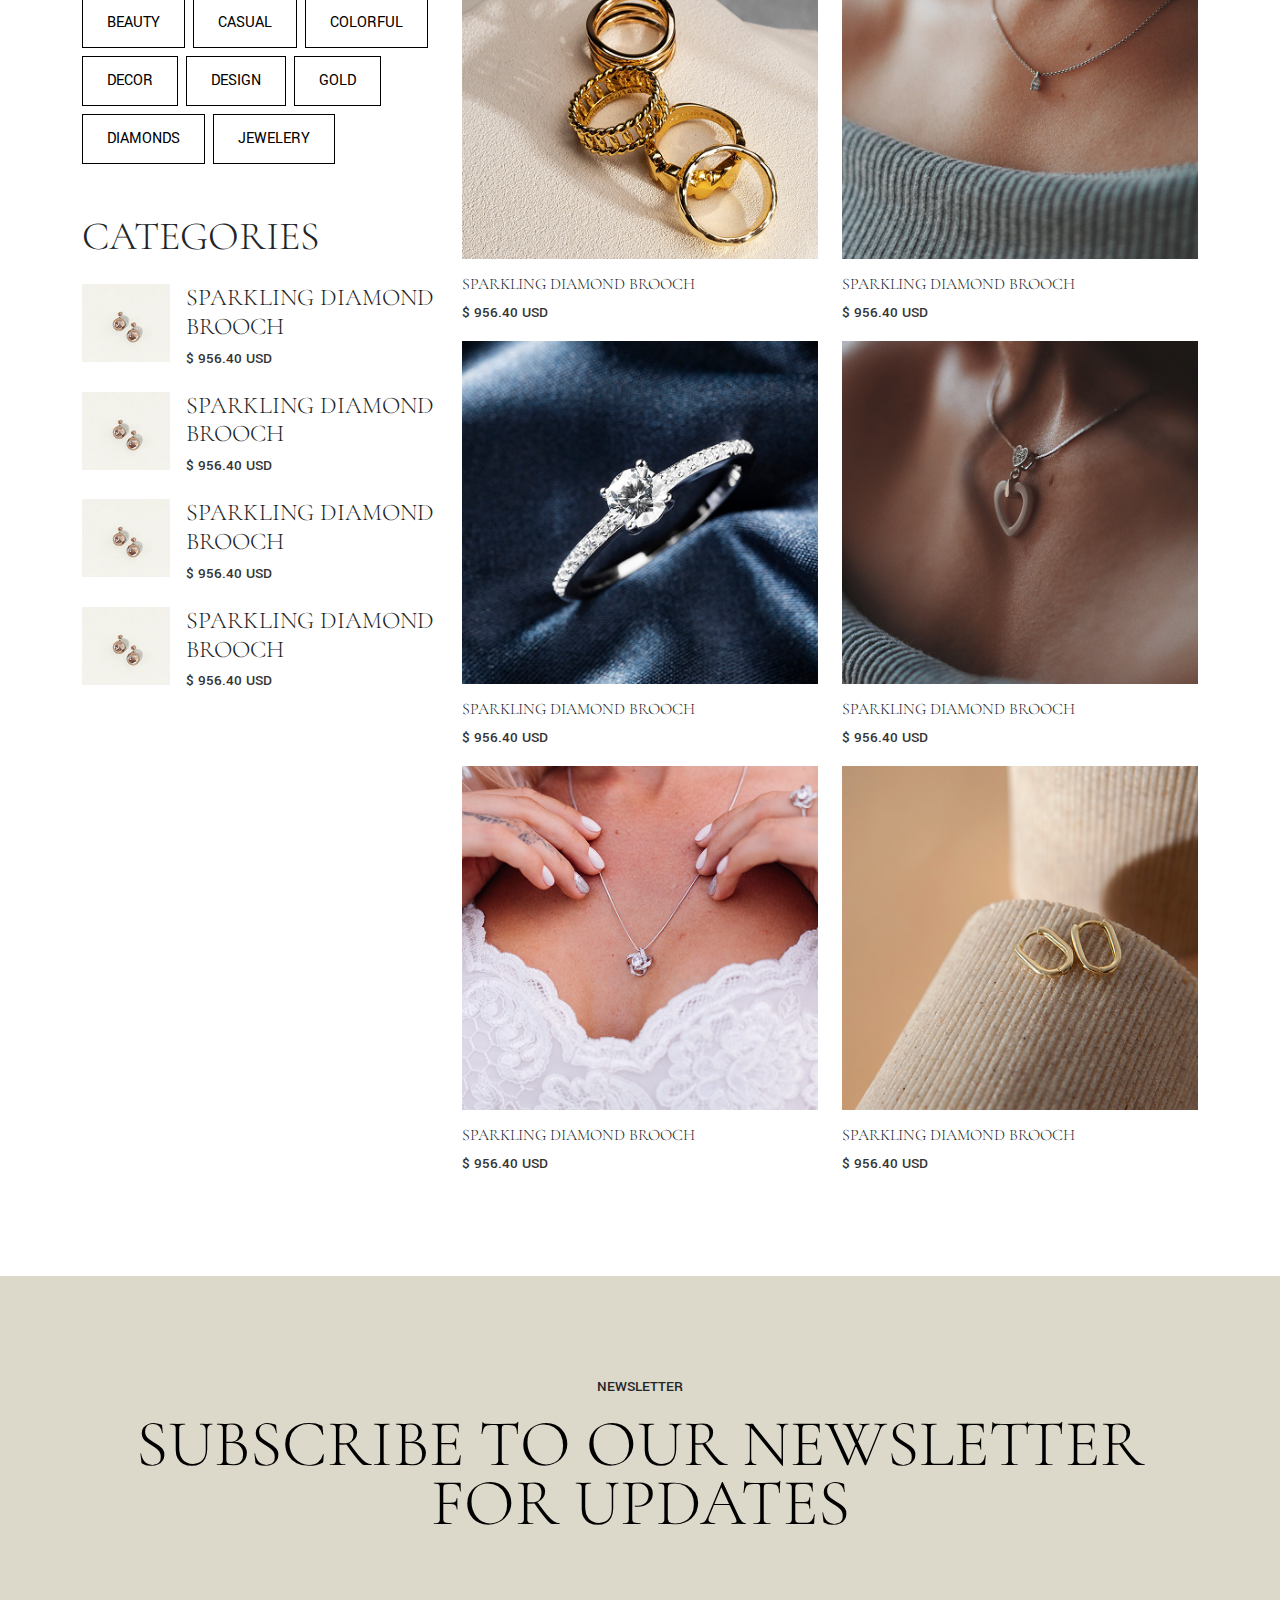
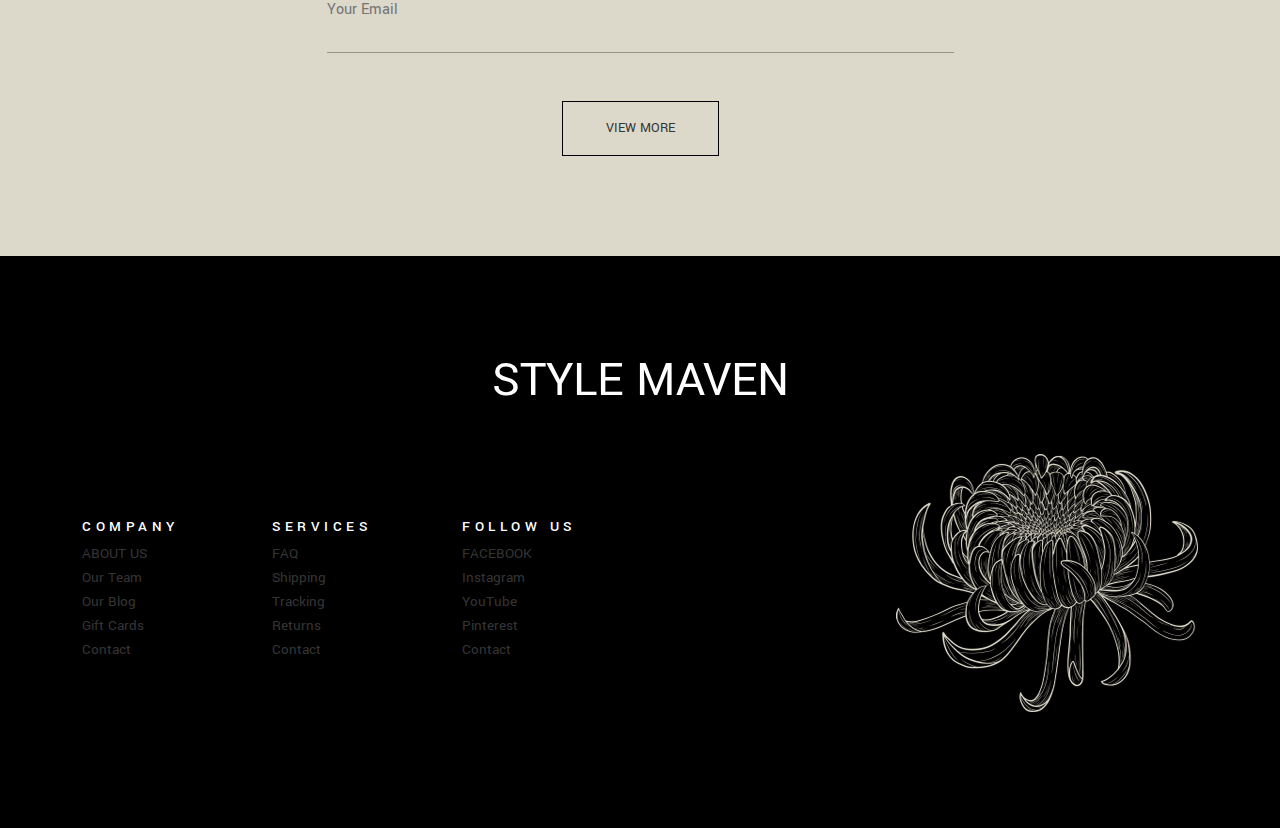
<file: shop.html>
<!DOCTYPE html>
<html lang="en">

<head>
    <meta charset="UTF-8">
    <meta name="viewport" content="width=device-width, initial-scale=1.0">
    <title>Style Maven</title>
    <link rel="preconnect" href="https://fonts.googleapis.com">
    <link rel="preconnect" href="https://fonts.gstatic.com" crossorigin>
    <link
        href="https://fonts.googleapis.com/css2?family=Cormorant+Garamond:ital,wght@0,300..700;1,300..700&family=Yantramanav:wght@100;300;400;500;700;900&display=swap"
        rel="stylesheet">
    <link href="https://cdn.jsdelivr.net/npm/bootstrap@5.3.3/dist/css/bootstrap.min.css" rel="stylesheet" />
    <link href="https://cdn.jsdelivr.net/npm/bootstrap-icons/font/bootstrap-icons.css" rel="stylesheet">
    <link rel="stylesheet" href="https://cdn.jsdelivr.net/npm/swiper@11/swiper-bundle.min.css" />
    <link rel="stylesheet" href="css/style.css">
</head>

<body>
    <!-- Header section start  -->
    <header>
        <section class="nav-section">
            <nav class="navbar navbar-expand-lg bg-light">
                <div class="container">
                    <!-- Left Side Logo -->
                    <a class="navbar-brand cormorant-garamond-700 fs-25 lh-102" href="#">Style Maven</a>

                    <!-- Toggle Button (for mobile view) -->
                    <button class="navbar-toggler" type="button" data-bs-toggle="collapse" data-bs-target="#navbarNav">
                        <span class="navbar-toggler-icon"></span>
                    </button>

                    <!-- Right Side Links -->
                    <div class="collapse navbar-collapse justify-content-end align-items-center gap-5" id="navbarNav">
                        <ul class="navbar-nav gap-5">
                            <li class="nav-item">
                                <a class="nav-link active yantramanav-regular fs-15 lh-122 text-uppercase"
                                    href="index.html">Home</a>
                            </li>
                            <li class="nav-item">
                                <a class="nav-link active yantramanav-regular fs-15 lh-122 text-uppercase"
                                    href="about.html">About</a>
                            </li>
                            <li class="nav-item">
                                <a class="nav-link active yantramanav-regular fs-15 lh-122 text-uppercase"
                                    href="shop.html">Shop</a>
                            </li>
                            <li class="nav-item">
                                <a class="nav-link active yantramanav-regular fs-15 lh-122 text-uppercase"
                                    href="product-details.html">Product Details</a>
                            </li>
                            <li class="nav-item">
                                <a class="nav-link active yantramanav-regular fs-15 lh-122 text-uppercase"
                                    href="#">Landing</a>
                            </li>

                        </ul>
                        <div class="nav-elements d-flex align-items-center gap-5">
                            <svg width="17" height="22" viewBox="0 0 17 22" fill="none"
                                xmlns="http://www.w3.org/2000/svg">
                                <path
                                    d="M7.20369 15.9568C10.9098 15.9568 13.9142 12.9524 13.9142 9.24629C13.9142 5.54017 10.9098 2.53577 7.20369 2.53577C3.49757 2.53577 0.493164 5.54017 0.493164 9.24629C0.493164 12.9524 3.49757 15.9568 7.20369 15.9568Z"
                                    stroke="#353535" stroke-width="0.894737" stroke-miterlimit="10" />
                                <path d="M11.5215 14.375L16.5812 19.7998" stroke="#353535" stroke-width="0.894737"
                                    stroke-miterlimit="10" />
                            </svg>
                            <svg width="27" height="60" viewBox="0 0 27 60" fill="none"
                                xmlns="http://www.w3.org/2000/svg">
                                <path d="M2.37699 26.1409H15.3266L17.4025 39.186H0.597656L2.37699 26.1409Z"
                                    stroke="#353535" stroke-width="0.98852" />
                                <path d="M5.93555 29.2044V23.5713" stroke="#353535" stroke-width="0.98852" />
                                <path d="M11.9653 23.5713V29.2044" stroke="#353535" stroke-width="0.98852" />
                                <path
                                    d="M11.9655 23.671C11.8667 22.0894 10.5816 20.8043 8.99996 20.8043C7.41833 20.8043 6.0344 22.0894 5.93555 23.671"
                                    stroke="#353535" stroke-width="0.98852" />
                                <rect x="11" y="17" width="16" height="16" rx="8" fill="black" />
                                <path
                                    d="M20.0767 24.8739V22.806C20.0767 22.1973 19.9657 21.739 19.7437 21.431C19.5252 21.1231 19.2048 20.9691 18.7822 20.9691C17.9264 20.9691 17.4985 21.5814 17.4985 22.806V24.8739C17.4985 25.4826 17.6077 25.9427 17.8262 26.2543C18.0482 26.5622 18.3704 26.7162 18.793 26.7162C19.6488 26.7162 20.0767 26.1021 20.0767 24.8739ZM21.0273 23.0101V24.6805C21.0273 25.5757 20.8304 26.2632 20.4365 26.743C20.0462 27.2229 19.4984 27.4628 18.793 27.4628C18.0911 27.4628 17.5415 27.2229 17.144 26.743C16.7466 26.2596 16.5479 25.5721 16.5479 24.6805V23.0101C16.5479 22.1185 16.7448 21.431 17.1387 20.9476C17.5361 20.4642 18.0858 20.2225 18.7876 20.2225C19.4894 20.2225 20.0373 20.4642 20.4312 20.9476C20.8286 21.431 21.0273 22.1185 21.0273 23.0101Z"
                                    fill="white" />
                            </svg>
                            <svg width="47" height="18" viewBox="0 0 47 18" fill="none"
                                xmlns="http://www.w3.org/2000/svg">
                                <rect y="0.5" width="47" height="1" fill="black" />
                                <rect y="8.5" width="47" height="1" fill="black" />
                                <rect y="16.5" width="47" height="1" fill="black" />
                            </svg>
                        </div>
                    </div>
                </div>
            </nav>
        </section>
    </header>
    <!-- Header section end  -->

    <!-- about us banner  -->
    <section class="about-banner">
        <div class="container">
            <div class="about-banner">
                <h6 class="winter-left-block-subhead yantramanav-medium fs-15 lh-153 text-uppercase pb-3 text-center">
                    info</h6>
                <h2 class="pb-3 text-center">Shop</h2>
            </div>
        </div>
    </section>
    <!-- <!-- about us end  -->

    <!-- shop section  -->
    <section class="shop-section">
        <div class="container">
            <div class="row align-items-baseline">
                <div class="col-lg-4">
                    <div class="shop-left-block d-flex flex-column gap-5">
                        <div class="categories">
                            <h3 class="cormorant-garamond-300 fs-40 text-uppercase pb-4">Categories</h3>
                            <div class="categories-item d-flex flex-column gap-2">
                                <h6 class="yantramanav-regular fs-16 lh-143">Anklet (3)</h6>
                                <h6 class="yantramanav-regular fs-16 lh-143">Crystal (1)</h6>
                                <h6 class="yantramanav-regular fs-16 lh-143">Dresses (3)</h6>
                                <h6 class="yantramanav-regular fs-16 lh-143">Fashion (12)</h6>
                                <h6 class="yantramanav-regular fs-16 lh-143">Furniture (8)</h6>
                                <h6 class="yantramanav-regular fs-16 lh-143">Gift (3)</h6>
                            </div>
                        </div>
                        <div class="tags">
                            <h3 class="cormorant-garamond-300 fs-40 text-uppercase pb-4">Categories</h3>
                            <div class="tags-item d-flex flex-wrap gap-2">
                                <button
                                    class="shop-tag-capsule yantramanav-regular fs-12 lh-141 text-uppercase">Beauty</button>
                                <button
                                    class="shop-tag-capsule yantramanav-regular fs-12 lh-141 text-uppercase">casual</button>
                                <button
                                    class="shop-tag-capsule yantramanav-regular fs-12 lh-141 text-uppercase">colorful</button>
                                <button
                                    class="shop-tag-capsule yantramanav-regular fs-12 lh-141 text-uppercase">decor</button>
                                <button
                                    class="shop-tag-capsule yantramanav-regular fs-12 lh-141 text-uppercase">design</button>
                                <button
                                    class="shop-tag-capsule yantramanav-regular fs-12 lh-141 text-uppercase">gold</button>
                                <button
                                    class="shop-tag-capsule yantramanav-regular fs-12 lh-141 text-uppercase">diamonds</button>
                                <button
                                    class="shop-tag-capsule yantramanav-regular fs-12 lh-141 text-uppercase">jewelery</button>







                            </div>
                        </div>
                        <div class="popular-product">
                            <h3 class="cormorant-garamond-300 fs-40 text-uppercase pb-4">Categories</h3>
                            <div class="popular-items-wrapper d-flex flex-column gap-4">
                                <div class="popular-item d-flex gap-3">
                                    <div class="popular-item-img">
                                        <img src="assets/popular-img.png" alt="">
                                    </div>
                                    <div class="popular-item-details">
                                        <h4 class="cormorant-garamond-300 fs-24 text-uppercase pb-2 secondary-color">
                                            Sparkling Diamond Brooch
                                        </h4>
                                        <h6 class="primary-color yantramanav-medium fs-15 primary-color">$ 956.40 USD
                                        </h6>
                                    </div>










                                </div>
                                <div class="popular-item d-flex gap-3">
                                    <div class="popular-item-img">
                                        <img src="assets/popular-img.png" alt="">
                                    </div>
                                    <div class="popular-item-details">
                                        <h4 class="cormorant-garamond-300 fs-24 text-uppercase pb-2 secondary-color">
                                            Sparkling Diamond Brooch
                                        </h4>
                                        <h6 class="primary-color yantramanav-medium fs-15 primary-color">$ 956.40 USD
                                        </h6>
                                    </div>










                                </div>
                                <div class="popular-item d-flex gap-3">
                                    <div class="popular-item-img">
                                        <img src="assets/popular-img.png" alt="">
                                    </div>
                                    <div class="popular-item-details">
                                        <h4 class="cormorant-garamond-300 fs-24 text-uppercase pb-2 secondary-color">
                                            Sparkling Diamond Brooch
                                        </h4>
                                        <h6 class="primary-color yantramanav-medium fs-15 primary-color">$ 956.40 USD
                                        </h6>
                                    </div>










                                </div>
                                <div class="popular-item d-flex gap-3">
                                    <div class="popular-item-img">
                                        <img src="assets/popular-img.png" alt="">
                                    </div>
                                    <div class="popular-item-details">
                                        <h4 class="cormorant-garamond-300 fs-24 text-uppercase pb-2 secondary-color">
                                            Sparkling Diamond Brooch
                                        </h4>
                                        <h6 class="primary-color yantramanav-medium fs-15 primary-color">$ 956.40 USD
                                        </h6>
                                    </div>










                                </div>
                            </div>

                        </div>
                    </div>
                </div>
                <div class="col-lg-8">
                    <div class="row gy-3">
                        <div class="col-lg-6 d-flex flex-column gap-3">
                            <div class="product-right-img">
                                <img src="assets/product-image.png" alt="">
                            </div>
                            <div class="product-right-details">
                                <h5 class="cormorant-garamond-300 fs-16 secondary-color text-uppercase pb-2">Sparkling
                                    Diamond Brooch</h5>
                                <h6 class="yantramanav-medium fs-15 lh-153 text-uppercase primary-color">$ 956.40 USD
                                </h6>
                            </div>
                        </div>
                        <div class="col-lg-6 d-flex flex-column gap-3">
                            <div class="product-right-img">
                                <img src="assets/product-image2.png" alt="">
                            </div>
                            <div class="product-right-details">
                                <h5 class="cormorant-garamond-300 fs-16 secondary-color text-uppercase pb-2">Sparkling
                                    Diamond Brooch</h5>
                                <h6 class="yantramanav-medium fs-15 lh-153 text-uppercase primary-color">$ 956.40 USD
                                </h6>
                            </div>
                        </div>
                        <div class="col-lg-6 d-flex flex-column gap-3">
                            <div class="product-right-img">
                                <img src="assets/product-image3.png" alt="">
                            </div>
                            <div class="product-right-details">
                                <h5 class="cormorant-garamond-300 fs-16 secondary-color text-uppercase pb-2">Sparkling
                                    Diamond Brooch</h5>
                                <h6 class="yantramanav-medium fs-15 lh-153 text-uppercase primary-color">$ 956.40 USD
                                </h6>
                            </div>
                        </div>
                        <div class="col-lg-6 d-flex flex-column gap-3">
                            <div class="product-right-img">
                                <img src="assets/product-image4.png" alt="">
                            </div>
                            <div class="product-right-details">
                                <h5 class="cormorant-garamond-300 fs-16 secondary-color text-uppercase pb-2">Sparkling
                                    Diamond Brooch</h5>
                                <h6 class="yantramanav-medium fs-15 lh-153 text-uppercase primary-color">$ 956.40 USD
                                </h6>
                            </div>
                        </div>
                        <div class="col-lg-6 d-flex flex-column gap-3">
                            <div class="product-right-img">
                                <img src="assets/product-image5.png" alt="">
                            </div>
                            <div class="product-right-details">
                                <h5 class="cormorant-garamond-300 fs-16 secondary-color text-uppercase pb-2">Sparkling
                                    Diamond Brooch</h5>
                                <h6 class="yantramanav-medium fs-15 lh-153 text-uppercase primary-color">$ 956.40 USD
                                </h6>
                            </div>
                        </div>
                        <div class="col-lg-6 d-flex flex-column gap-3">
                            <div class="product-right-img">
                                <img src="assets/product-image6.png" alt="">
                            </div>
                            <div class="product-right-details">
                                <h5 class="cormorant-garamond-300 fs-16 secondary-color text-uppercase pb-2">Sparkling
                                    Diamond Brooch</h5>
                                <h6 class="yantramanav-medium fs-15 lh-153 text-uppercase primary-color">$ 956.40 USD
                                </h6>
                            </div>
                        </div>
                        <div class="col-lg-6 d-flex flex-column gap-3">
                            <div class="product-right-img">
                                <img src="assets/product-image7.png" alt="">
                            </div>
                            <div class="product-right-details">
                                <h5 class="cormorant-garamond-300 fs-16 secondary-color text-uppercase pb-2">Sparkling
                                    Diamond Brooch</h5>
                                <h6 class="yantramanav-medium fs-15 lh-153 text-uppercase primary-color">$ 956.40 USD
                                </h6>
                            </div>
                        </div>
                        <div class="col-lg-6 d-flex flex-column gap-3">
                            <div class="product-right-img">
                                <img src="assets/product-image8.png" alt="">
                            </div>
                            <div class="product-right-details">
                                <h5 class="cormorant-garamond-300 fs-16 secondary-color text-uppercase pb-2">Sparkling
                                    Diamond Brooch</h5>
                                <h6 class="yantramanav-medium fs-15 lh-153 text-uppercase primary-color">$ 956.40 USD
                                </h6>
                            </div>
                        </div>

                    </div>
                </div>
            </div>
        </div>
        </div>
    </section>
    <!-- shop section end -->









    <!-- cta section  -->
    <section class="cta-section bg-khaki">
        <div class="container">
            <div class="cta-wrapper">
                <div class="cta-top-block text-center">
                    <h6 class="winter-left-block-subhead yantramanav-medium fs-15 lh-153 text-uppercase pb-3">
                        Newsletter</h6>
                    <h2 class="pb-3">Subscribe To
                        Our Newsletter For Updates</h2>
                    <div class="cta-email pt-5 pb-5">
                        <input class="cta-input border-0" type="email" name="email" placeholder="Your Email">
                    </div>
                    <div class="btn-outline">
                        <a class="yantramanav-regular fs-14 lh-121 text-uppercase primary-color " href="">View
                            More</a>
                    </div>


                </div>

            </div>
        </div>
    </section>
    <!-- cta section  -->

    <!-- footer section  -->
    <footer>
        <div class="container">
            <div class="footer-wrapper">
                <h5 class="text-white text-center yantramanav-regular fs-50 lh-100 pb-5 text-uppercase">Style Maven</h5>
                <div class="row align-items-center">
                    <div class="col-lg-2">
                        <div class="footer-links">
                            <h5
                                class="footer-links-heading yantramanav-medium fs-15 lh-104 text-white text-uppercase pb-2">
                                Company</h5>
                            <ul>
                                <li class="list-unstyled">
                                    <a class="yantramanav-regular fs-15 lh-113 primary-color text-uppercase"
                                        href="">About Us</a>
                                </li>
                                <li class="list-unstyled">
                                    <a class="yantramanav-regular fs-15 lh-113 primary-color" href="">Our Team</a>
                                </li>
                                <li class="list-unstyled">
                                    <a class="yantramanav-regular fs-15 lh-113 primary-color" href="">Our Blog</a>
                                </li>
                                <li class="list-unstyled">
                                    <a class="yantramanav-regular fs-15 lh-113 primary-color" href="">Gift Cards</a>
                                </li>
                                <li class="list-unstyled">
                                    <a class="yantramanav-regular fs-15 lh-113 primary-color" href="">Contact</a>
                                </li>
                            </ul>
                        </div>
                    </div>
                    <div class="col-lg-2">
                        <div class="footer-links">
                            <h5
                                class="footer-links-heading yantramanav-medium fs-15 lh-104 text-white text-uppercase pb-2">
                                Services</h5>
                            <ul>
                                <li class="list-unstyled">
                                    <a class="yantramanav-regular fs-15 lh-113 primary-color text-uppercase"
                                        href="">FAQ</a>
                                </li>
                                <li class="list-unstyled">
                                    <a class="yantramanav-regular fs-15 lh-113 primary-color" href="">Shipping</a>
                                </li>
                                <li class="list-unstyled">
                                    <a class="yantramanav-regular fs-15 lh-113 primary-color" href="">Tracking</a>
                                </li>
                                <li class="list-unstyled">
                                    <a class="yantramanav-regular fs-15 lh-113 primary-color" href="">Returns</a>
                                </li>
                                <li class="list-unstyled">
                                    <a class="yantramanav-regular fs-15 lh-113 primary-color" href="">Contact</a>
                                </li>
                            </ul>
                        </div>
                    </div>
                    <div class="col-lg-2">
                        <div class="footer-links">
                            <h5
                                class="footer-links-heading yantramanav-medium fs-15 lh-104 text-white text-uppercase pb-2">
                                Follow Us</h5>
                            <ul>
                                <li class="list-unstyled">
                                    <a class="yantramanav-regular fs-15 lh-113 primary-color text-uppercase"
                                        href="">Facebook</a>
                                </li>
                                <li class="list-unstyled">
                                    <a class="yantramanav-regular fs-15 lh-113 primary-color" href="">Instagram</a>
                                </li>
                                <li class="list-unstyled">
                                    <a class="yantramanav-regular fs-15 lh-113 primary-color" href="">YouTube</a>
                                </li>
                                <li class="list-unstyled">
                                    <a class="yantramanav-regular fs-15 lh-113 primary-color" href="">Pinterest</a>
                                </li>
                                <li class="list-unstyled">
                                    <a class="yantramanav-regular fs-15 lh-113 primary-color" href="">Contact</a>
                                </li>
                            </ul>
                        </div>
                    </div>
                    <div class="col-lg-6">
                        <div class="footerimage d-flex justify-content-end">
                            <img src="assets/footer-flower.png" alt="">
                        </div>
                    </div>
                </div>
            </div>
        </div>
    </footer>
    <!-- footer end  -->

    <script src="https://cdn.jsdelivr.net/npm/bootstrap@5.3.3/dist/js/bootstrap.bundle.min.js"></script>
    <script src="https://cdn.jsdelivr.net/npm/swiper@11/swiper-bundle.min.js"></script>
    <script src="js/script.js"></script>

</body>

</html>
</file>
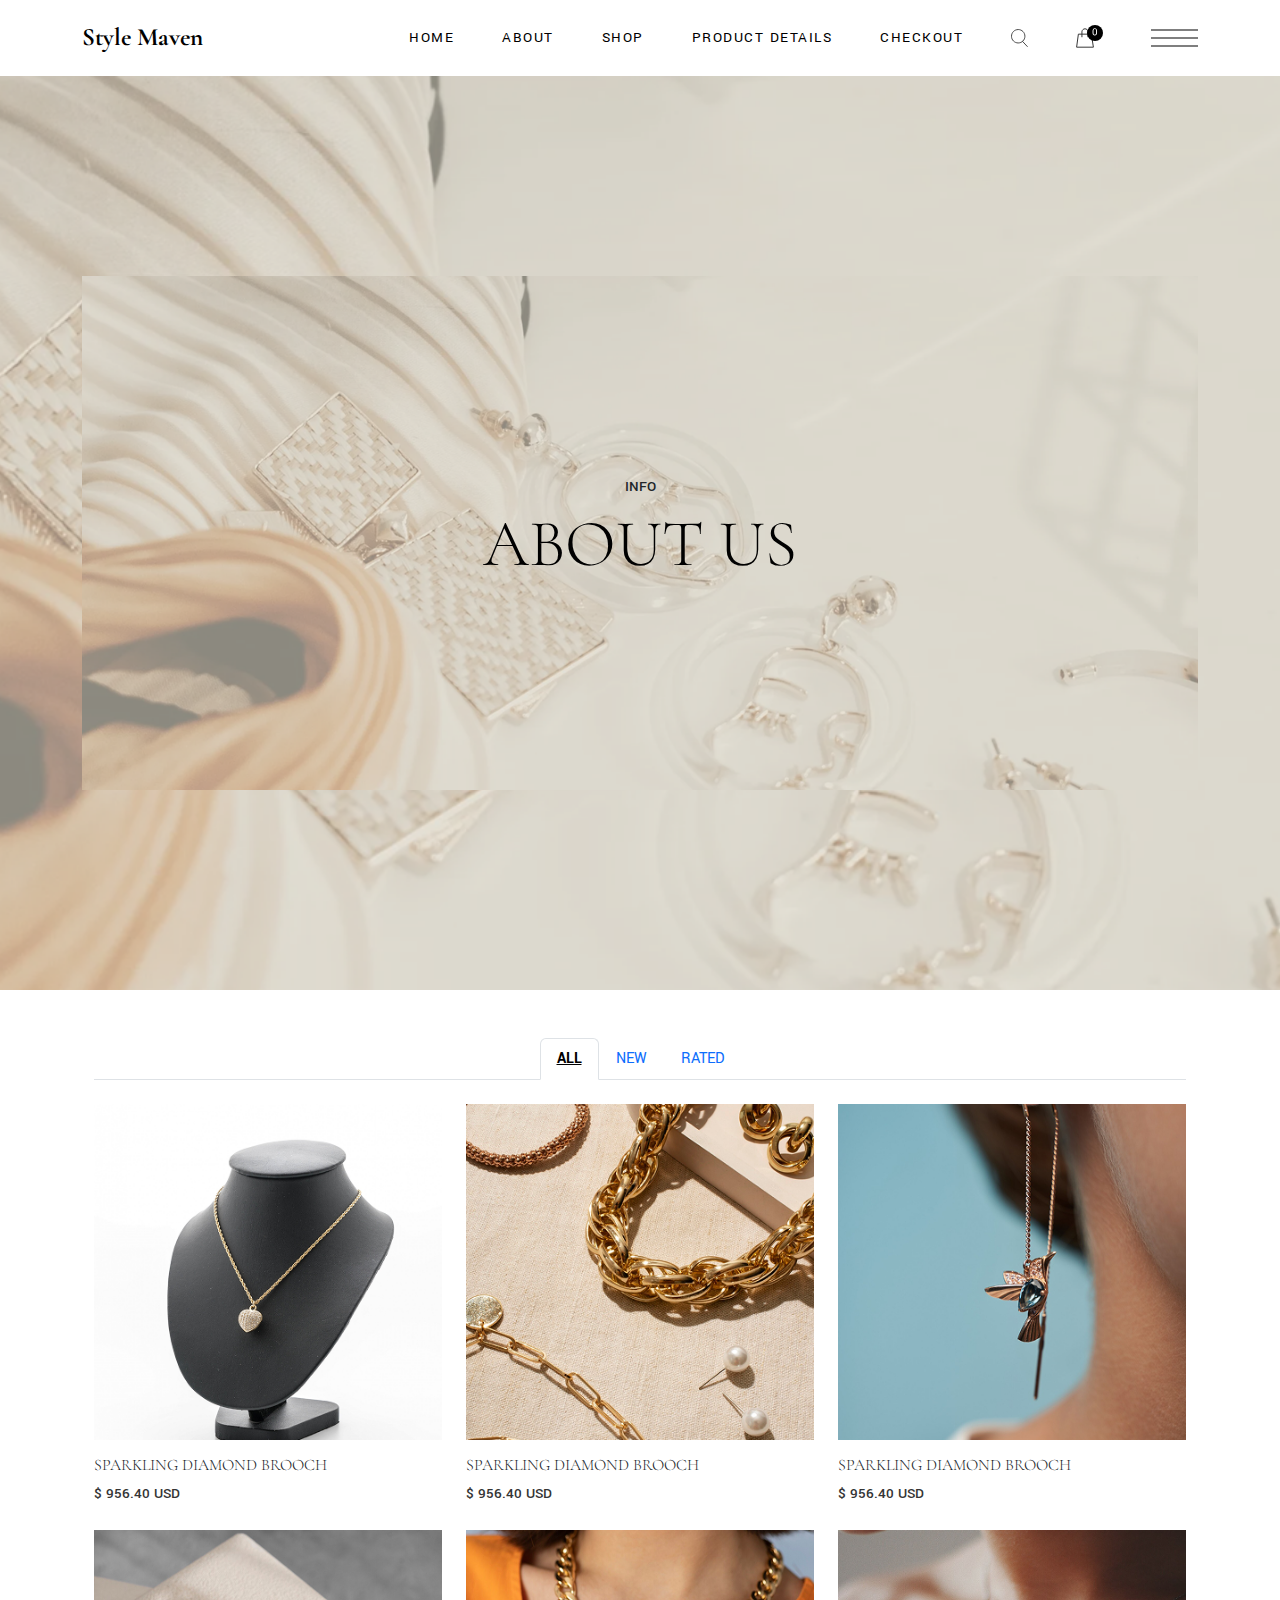
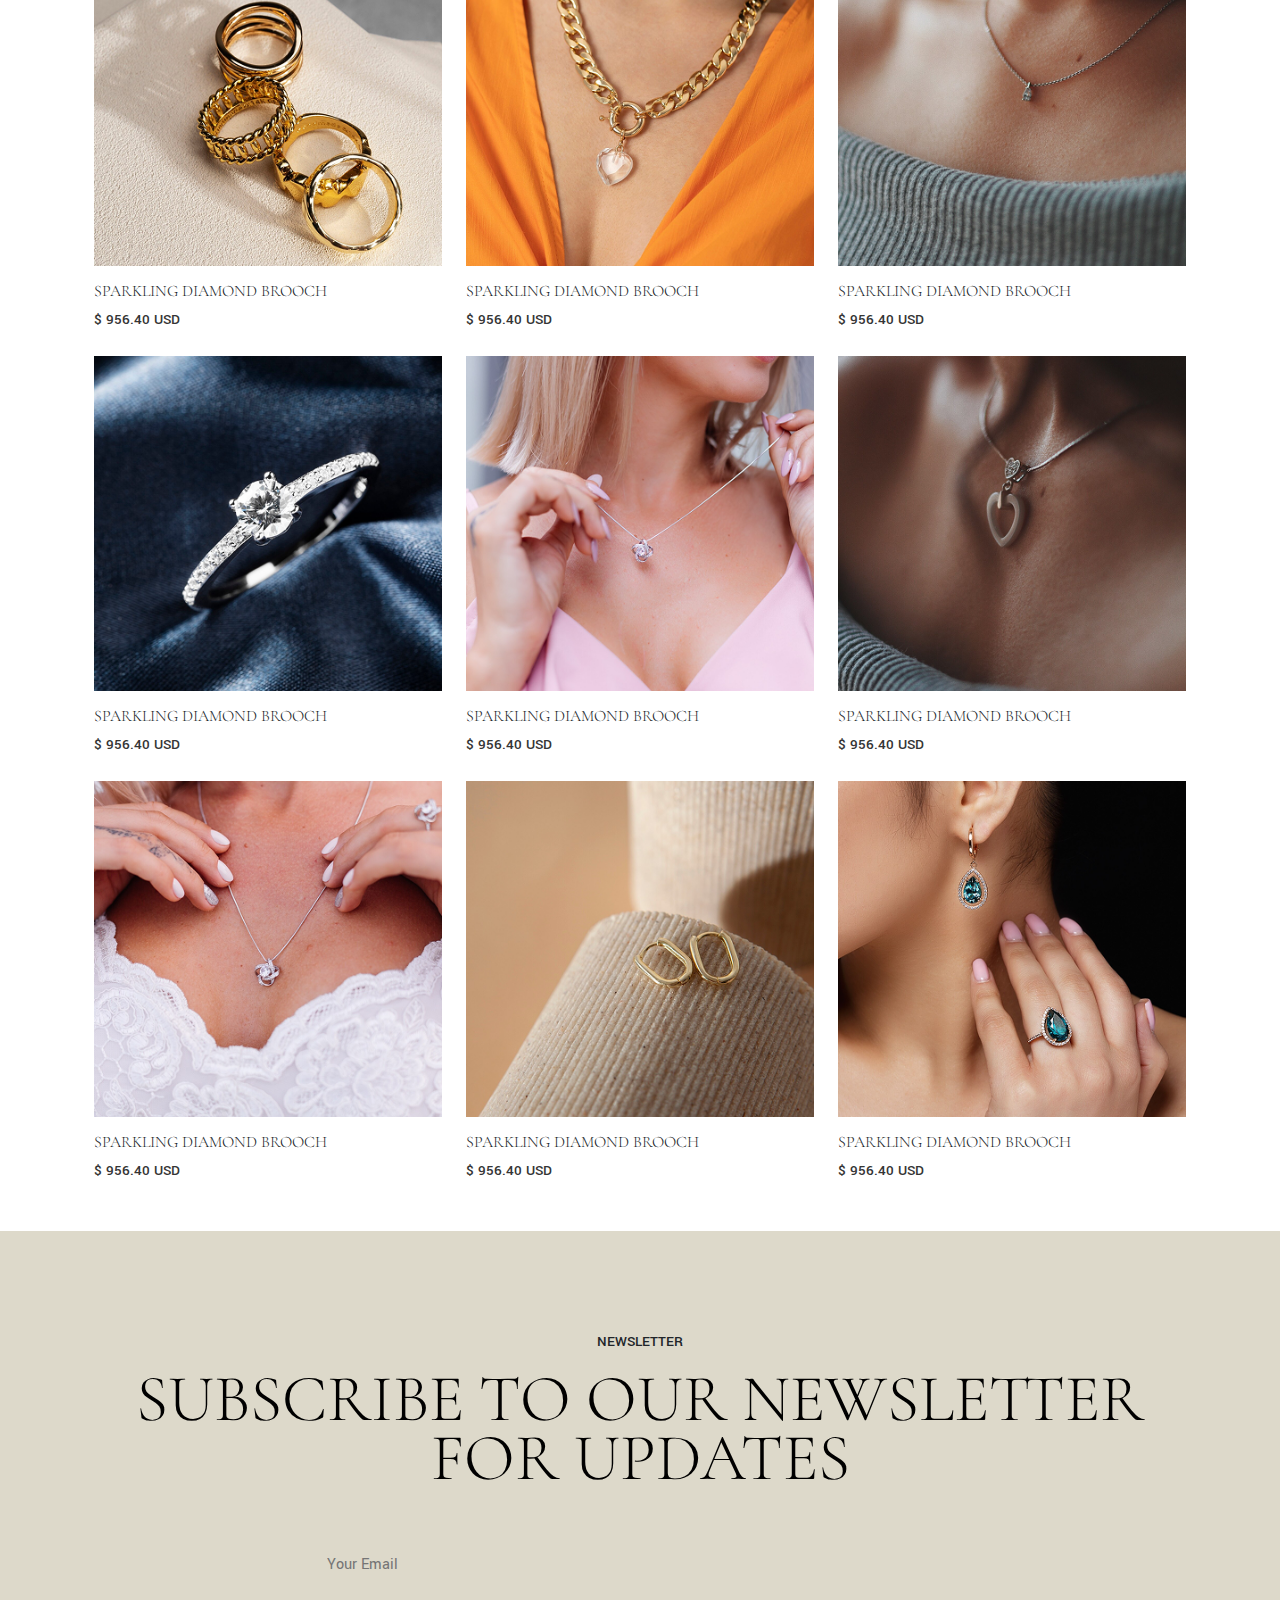
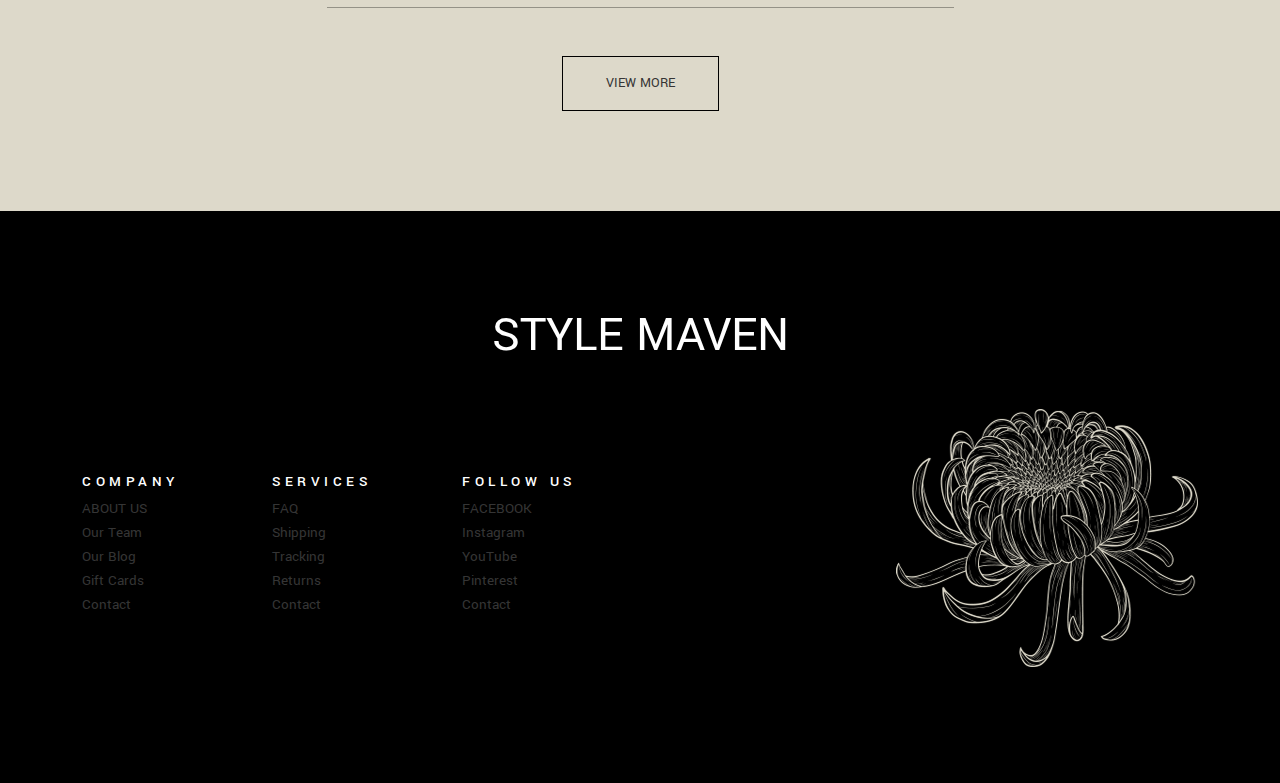
<file: tab.html>
<!DOCTYPE html>
<html lang="en">

<head>
    <meta charset="UTF-8">
    <meta name="viewport" content="width=device-width, initial-scale=1.0">
    <title>Style Maven</title>
    <link rel="preconnect" href="https://fonts.googleapis.com">
    <link rel="preconnect" href="https://fonts.gstatic.com" crossorigin>
    <link
        href="https://fonts.googleapis.com/css2?family=Cormorant+Garamond:ital,wght@0,300..700;1,300..700&family=Yantramanav:wght@100;300;400;500;700;900&display=swap"
        rel="stylesheet">
    <link href="https://cdn.jsdelivr.net/npm/bootstrap@5.3.3/dist/css/bootstrap.min.css" rel="stylesheet" />
    <link href="https://cdn.jsdelivr.net/npm/bootstrap-icons/font/bootstrap-icons.css" rel="stylesheet">
    <link rel="stylesheet" href="https://cdn.jsdelivr.net/npm/swiper@11/swiper-bundle.min.css" />
    <link rel="stylesheet" href="css/style.css">
</head>

<body>
    <!-- Header section start  -->
    <header>
        <section class="nav-section position-relative">
            <nav class="navbar navbar-expand-lg">
                <div class="container">
                    <!-- Left Side Logo -->
                    <a class="navbar-brand cormorant-garamond-700 fs-25 lh-102" href="#">Style Maven</a>

                    <!-- Toggle Button (for mobile view) -->
                    <button class="navbar-toggler" type="button" data-bs-toggle="collapse" data-bs-target="#navbarNav">
                        <span class="navbar-toggler-icon"></span>
                    </button>

                    <!-- Right Side Links -->
                    <div class="collapse navbar-collapse justify-content-end align-items-center gap-5" id="navbarNav">
                        <ul class="navbar-nav gap-5">
                            <li class="nav-item">
                                <a class="nav-link active yantramanav-regular fs-15 lh-122 text-uppercase"
                                    href="index.html">Home</a>
                            </li>
                            <li class="nav-item">
                                <a class="nav-link active yantramanav-regular fs-15 lh-122 text-uppercase"
                                    href="about.html">About</a>
                            </li>
                            <li class="nav-item">
                                <a class="nav-link active yantramanav-regular fs-15 lh-122 text-uppercase"
                                    href="tab.html">Shop</a>
                            </li>
                            <li class="nav-item">
                                <a class="nav-link active yantramanav-regular fs-15 lh-122 text-uppercase"
                                    href="product-details.html">Product Details</a>
                            </li>
                            <li class="nav-item">
                                <a class="nav-link active yantramanav-regular fs-15 lh-122 text-uppercase"
                                    href="checkout.html">checkout</a>
                            </li>

                        </ul>
                        <div class="nav-elements d-flex align-items-center gap-5">
                            <svg width="17" height="22" viewBox="0 0 17 22" fill="none"
                                xmlns="http://www.w3.org/2000/svg">
                                <path
                                    d="M7.20369 15.9568C10.9098 15.9568 13.9142 12.9524 13.9142 9.24629C13.9142 5.54017 10.9098 2.53577 7.20369 2.53577C3.49757 2.53577 0.493164 5.54017 0.493164 9.24629C0.493164 12.9524 3.49757 15.9568 7.20369 15.9568Z"
                                    stroke="#353535" stroke-width="0.894737" stroke-miterlimit="10" />
                                <path d="M11.5215 14.375L16.5812 19.7998" stroke="#353535" stroke-width="0.894737"
                                    stroke-miterlimit="10" />
                            </svg>
                            <svg width="27" height="60" viewBox="0 0 27 60" fill="none"
                                xmlns="http://www.w3.org/2000/svg">
                                <path d="M2.37699 26.1409H15.3266L17.4025 39.186H0.597656L2.37699 26.1409Z"
                                    stroke="#353535" stroke-width="0.98852" />
                                <path d="M5.93555 29.2044V23.5713" stroke="#353535" stroke-width="0.98852" />
                                <path d="M11.9653 23.5713V29.2044" stroke="#353535" stroke-width="0.98852" />
                                <path
                                    d="M11.9655 23.671C11.8667 22.0894 10.5816 20.8043 8.99996 20.8043C7.41833 20.8043 6.0344 22.0894 5.93555 23.671"
                                    stroke="#353535" stroke-width="0.98852" />
                                <rect x="11" y="17" width="16" height="16" rx="8" fill="black" />
                                <path
                                    d="M20.0767 24.8739V22.806C20.0767 22.1973 19.9657 21.739 19.7437 21.431C19.5252 21.1231 19.2048 20.9691 18.7822 20.9691C17.9264 20.9691 17.4985 21.5814 17.4985 22.806V24.8739C17.4985 25.4826 17.6077 25.9427 17.8262 26.2543C18.0482 26.5622 18.3704 26.7162 18.793 26.7162C19.6488 26.7162 20.0767 26.1021 20.0767 24.8739ZM21.0273 23.0101V24.6805C21.0273 25.5757 20.8304 26.2632 20.4365 26.743C20.0462 27.2229 19.4984 27.4628 18.793 27.4628C18.0911 27.4628 17.5415 27.2229 17.144 26.743C16.7466 26.2596 16.5479 25.5721 16.5479 24.6805V23.0101C16.5479 22.1185 16.7448 21.431 17.1387 20.9476C17.5361 20.4642 18.0858 20.2225 18.7876 20.2225C19.4894 20.2225 20.0373 20.4642 20.4312 20.9476C20.8286 21.431 21.0273 22.1185 21.0273 23.0101Z"
                                    fill="white" />
                            </svg>
                            <svg width="47" height="18" viewBox="0 0 47 18" fill="none"
                                xmlns="http://www.w3.org/2000/svg">
                                <rect y="0.5" width="47" height="1" fill="black" />
                                <rect y="8.5" width="47" height="1" fill="black" />
                                <rect y="16.5" width="47" height="1" fill="black" />
                            </svg>
                        </div>
                    </div>
                </div>
            </nav>
        </section>
    </header>
    <!-- Header section end  -->

    <!-- about us banner  -->
    <section class="about-banner">
        <div class="container">
            <div class="about-banner">
                <h6 class="winter-left-block-subhead yantramanav-medium fs-15 lh-153 text-uppercase pb-3 text-center">
                    info</h6>
                <h2 class="pb-3 text-center">About Us</h2>
            </div>
        </div>
    </section>
    <!-- <!-- about us end  -->

    <!-- tab section  -->
    <section class="tab-section">
        <div class="container">
            <div class="container py-5">
                <!-- Tab Navigation -->
                <ul class="nav nav-tabs justify-content-center mb-4" id="jewelryTab" role="tablist">
                    <li class="nav-item" role="presentation">
                        <button class="nav-link active" id="all-tab" data-bs-toggle="tab" data-bs-target="#all"
                            type="button" role="tab">ALL</button>
                    </li>
                    <li class="nav-item" role="presentation">
                        <button class="nav-link" id="new-tab" data-bs-toggle="tab" data-bs-target="#new" type="button"
                            role="tab">NEW</button>
                    </li>
                    <li class="nav-item" role="presentation">
                        <button class="nav-link" id="rated-tab" data-bs-toggle="tab" data-bs-target="#rated"
                            type="button" role="tab">RATED</button>
                    </li>
                </ul>

                <!-- Tab Content -->
                <div class="tab-content" id="jewelryTabContent">
                    <!-- All Tab -->
                    <div class="tab-pane fade show active" id="all" role="tabpanel">
                        <div class="row g-4">
                            <!-- Repeat this card block for each product -->
                            <!-- You can replace the src with your image URLs -->
                            <div class="col-md-4">
                                <div class="product-right-img pb-3">
                                    <img src="assets/shop-image-1.png" alt="">
                                </div>
                                <div class="product-right-details">
                                    <h5 class="cormorant-garamond-300 fs-16 secondary-color text-uppercase pb-2">
                                        Sparkling
                                        Diamond Brooch</h5>
                                    <h6 class="yantramanav-medium fs-15 lh-153 text-uppercase primary-color">$ 956.40
                                        USD
                                    </h6>
                                </div>
                            </div>
                            <div class="col-md-4">
                                <div class="product-right-img pb-3">
                                    <img src="assets/shop-image-2.png" alt="">
                                </div>
                                <div class="product-right-details">
                                    <h5 class="cormorant-garamond-300 fs-16 secondary-color text-uppercase pb-2">
                                        Sparkling
                                        Diamond Brooch</h5>
                                    <h6 class="yantramanav-medium fs-15 lh-153 text-uppercase primary-color">$ 956.40
                                        USD
                                    </h6>
                                </div>
                            </div>
                            <div class="col-md-4">
                                <div class="product-right-img pb-3">
                                    <img src="assets/shop-image-3.png" alt="">
                                </div>
                                <div class="product-right-details">
                                    <h5 class="cormorant-garamond-300 fs-16 secondary-color text-uppercase pb-2">
                                        Sparkling
                                        Diamond Brooch</h5>
                                    <h6 class="yantramanav-medium fs-15 lh-153 text-uppercase primary-color">$ 956.40
                                        USD
                                    </h6>
                                </div>
                            </div>
                            <div class="col-md-4">
                                <div class="product-right-img pb-3">
                                    <img src="assets/shop-image-4.png" alt="">
                                </div>
                                <div class="product-right-details">
                                    <h5 class="cormorant-garamond-300 fs-16 secondary-color text-uppercase pb-2">
                                        Sparkling
                                        Diamond Brooch</h5>
                                    <h6 class="yantramanav-medium fs-15 lh-153 text-uppercase primary-color">$ 956.40
                                        USD
                                    </h6>
                                </div>
                            </div>
                            <div class="col-md-4">
                                <div class="product-right-img pb-3">
                                    <img src="assets/shop-image-5.png" alt="">
                                </div>
                                <div class="product-right-details">
                                    <h5 class="cormorant-garamond-300 fs-16 secondary-color text-uppercase pb-2">
                                        Sparkling
                                        Diamond Brooch</h5>
                                    <h6 class="yantramanav-medium fs-15 lh-153 text-uppercase primary-color">$ 956.40
                                        USD
                                    </h6>
                                </div>
                            </div>
                            <div class="col-md-4">
                                <div class="product-right-img pb-3">
                                    <img src="assets/shop-image-6.png" alt="">
                                </div>
                                <div class="product-right-details">
                                    <h5 class="cormorant-garamond-300 fs-16 secondary-color text-uppercase pb-2">
                                        Sparkling
                                        Diamond Brooch</h5>
                                    <h6 class="yantramanav-medium fs-15 lh-153 text-uppercase primary-color">$ 956.40
                                        USD
                                    </h6>
                                </div>
                            </div>
                            <div class="col-md-4">
                                <div class="product-right-img pb-3">
                                    <img src="assets/shop-image-7.png" alt="">
                                </div>
                                <div class="product-right-details">
                                    <h5 class="cormorant-garamond-300 fs-16 secondary-color text-uppercase pb-2">
                                        Sparkling
                                        Diamond Brooch</h5>
                                    <h6 class="yantramanav-medium fs-15 lh-153 text-uppercase primary-color">$ 956.40
                                        USD
                                    </h6>
                                </div>
                            </div>
                            <div class="col-md-4">
                                <div class="product-right-img pb-3">
                                    <img src="assets/shop-image-8.png" alt="">
                                </div>
                                <div class="product-right-details">
                                    <h5 class="cormorant-garamond-300 fs-16 secondary-color text-uppercase pb-2">
                                        Sparkling
                                        Diamond Brooch</h5>
                                    <h6 class="yantramanav-medium fs-15 lh-153 text-uppercase primary-color">$ 956.40
                                        USD
                                    </h6>
                                </div>
                            </div>
                            <div class="col-md-4">
                                <div class="product-right-img pb-3">
                                    <img src="assets/shop-image-9.png" alt="">
                                </div>
                                <div class="product-right-details">
                                    <h5 class="cormorant-garamond-300 fs-16 secondary-color text-uppercase pb-2">
                                        Sparkling
                                        Diamond Brooch</h5>
                                    <h6 class="yantramanav-medium fs-15 lh-153 text-uppercase primary-color">$ 956.40
                                        USD
                                    </h6>
                                </div>
                            </div>
                            <div class="col-md-4">
                                <div class="product-right-img pb-3">
                                    <img src="assets/shop-image-10.png" alt="">
                                </div>
                                <div class="product-right-details">
                                    <h5 class="cormorant-garamond-300 fs-16 secondary-color text-uppercase pb-2">
                                        Sparkling
                                        Diamond Brooch</h5>
                                    <h6 class="yantramanav-medium fs-15 lh-153 text-uppercase primary-color">$ 956.40
                                        USD
                                    </h6>
                                </div>
                            </div>
                            <div class="col-md-4">
                                <div class="product-right-img pb-3">
                                    <img src="assets/shop-image-11.png" alt="">
                                </div>
                                <div class="product-right-details">
                                    <h5 class="cormorant-garamond-300 fs-16 secondary-color text-uppercase pb-2">
                                        Sparkling
                                        Diamond Brooch</h5>
                                    <h6 class="yantramanav-medium fs-15 lh-153 text-uppercase primary-color">$ 956.40
                                        USD
                                    </h6>
                                </div>
                            </div>
                            <div class="col-md-4">
                                <div class="product-right-img pb-3">
                                    <img src="assets/shop-image-12.png" alt="">
                                </div>
                                <div class="product-right-details">
                                    <h5 class="cormorant-garamond-300 fs-16 secondary-color text-uppercase pb-2">
                                        Sparkling
                                        Diamond Brooch</h5>
                                    <h6 class="yantramanav-medium fs-15 lh-153 text-uppercase primary-color">$ 956.40
                                        USD
                                    </h6>
                                </div>
                            </div>


                        </div>
                    </div>

                    <!-- New Tab -->
                    <div class="tab-pane fade" id="new" role="tabpanel">
                        <div class="text-center py-5">New products coming soon...</div>
                    </div>

                    <!-- Rated Tab -->
                    <div class="tab-pane fade" id="rated" role="tabpanel">
                        <div class="text-center py-5">Top rated products will be shown here...</div>
                    </div>
                </div>
            </div>
        </div>
    </section>

    <!-- cta section  -->
    <section class="cta-section bg-khaki">
        <div class="container">
            <div class="cta-wrapper">
                <div class="cta-top-block text-center">
                    <h6 class="winter-left-block-subhead yantramanav-medium fs-15 lh-153 text-uppercase pb-3">
                        Newsletter</h6>
                    <h2 class="pb-3">Subscribe To
                        Our Newsletter For Updates</h2>
                    <div class="cta-email pt-5 pb-5">
                        <input class="cta-input border-0" type="email" name="email" placeholder="Your Email">
                    </div>
                    <div class="btn-outline">
                        <a class="yantramanav-regular fs-14 lh-121 text-uppercase primary-color " href="">View
                            More</a>
                    </div>


                </div>

            </div>
        </div>
    </section>
    <!-- cta section  -->

    <!-- footer section  -->
    <footer>
        <div class="container">
            <div class="footer-wrapper">
                <h5 class="text-white text-center yantramanav-regular fs-50 lh-100 pb-5 text-uppercase">Style Maven</h5>
                <div class="row align-items-center">
                    <div class="col-lg-2">
                        <div class="footer-links">
                            <h5
                                class="footer-links-heading yantramanav-medium fs-15 lh-104 text-white text-uppercase pb-2">
                                Company</h5>
                            <ul>
                                <li class="list-unstyled">
                                    <a class="yantramanav-regular fs-15 lh-113 primary-color text-uppercase"
                                        href="">About Us</a>
                                </li>
                                <li class="list-unstyled">
                                    <a class="yantramanav-regular fs-15 lh-113 primary-color" href="">Our Team</a>
                                </li>
                                <li class="list-unstyled">
                                    <a class="yantramanav-regular fs-15 lh-113 primary-color" href="">Our Blog</a>
                                </li>
                                <li class="list-unstyled">
                                    <a class="yantramanav-regular fs-15 lh-113 primary-color" href="">Gift Cards</a>
                                </li>
                                <li class="list-unstyled">
                                    <a class="yantramanav-regular fs-15 lh-113 primary-color" href="">Contact</a>
                                </li>
                            </ul>
                        </div>
                    </div>
                    <div class="col-lg-2">
                        <div class="footer-links">
                            <h5
                                class="footer-links-heading yantramanav-medium fs-15 lh-104 text-white text-uppercase pb-2">
                                Services</h5>
                            <ul>
                                <li class="list-unstyled">
                                    <a class="yantramanav-regular fs-15 lh-113 primary-color text-uppercase"
                                        href="">FAQ</a>
                                </li>
                                <li class="list-unstyled">
                                    <a class="yantramanav-regular fs-15 lh-113 primary-color" href="">Shipping</a>
                                </li>
                                <li class="list-unstyled">
                                    <a class="yantramanav-regular fs-15 lh-113 primary-color" href="">Tracking</a>
                                </li>
                                <li class="list-unstyled">
                                    <a class="yantramanav-regular fs-15 lh-113 primary-color" href="">Returns</a>
                                </li>
                                <li class="list-unstyled">
                                    <a class="yantramanav-regular fs-15 lh-113 primary-color" href="">Contact</a>
                                </li>
                            </ul>
                        </div>
                    </div>
                    <div class="col-lg-2">
                        <div class="footer-links">
                            <h5
                                class="footer-links-heading yantramanav-medium fs-15 lh-104 text-white text-uppercase pb-2">
                                Follow Us</h5>
                            <ul>
                                <li class="list-unstyled">
                                    <a class="yantramanav-regular fs-15 lh-113 primary-color text-uppercase"
                                        href="">Facebook</a>
                                </li>
                                <li class="list-unstyled">
                                    <a class="yantramanav-regular fs-15 lh-113 primary-color" href="">Instagram</a>
                                </li>
                                <li class="list-unstyled">
                                    <a class="yantramanav-regular fs-15 lh-113 primary-color" href="">YouTube</a>
                                </li>
                                <li class="list-unstyled">
                                    <a class="yantramanav-regular fs-15 lh-113 primary-color" href="">Pinterest</a>
                                </li>
                                <li class="list-unstyled">
                                    <a class="yantramanav-regular fs-15 lh-113 primary-color" href="">Contact</a>
                                </li>
                            </ul>
                        </div>
                    </div>
                    <div class="col-lg-6">
                        <div class="footerimage d-flex justify-content-end">
                            <img src="assets/footer-flower.png" alt="">
                        </div>
                    </div>
                </div>
            </div>
        </div>
    </footer>
    <!-- footer end  -->

    <script src="https://cdn.jsdelivr.net/npm/bootstrap@5.3.3/dist/js/bootstrap.bundle.min.js"></script>
    <script src="https://cdn.jsdelivr.net/npm/swiper@11/swiper-bundle.min.js"></script>
    <script src="js/script.js"></script>

</body>

</html>
</file>
<file: css/style.css>
/**
 * @Main scss for (Template/Project Name)
 * @project     - Style Maven V2
 * @author      -
 * @created_by  - Shakib
 * @created_at  -
 * @modified_by -
 */
/* reset, root */
* {
  padding: 0;
  margin: 0;
  box-sizing: border-box;
  font-family: "Yantramanav", sans-serif;
}

body {
  padding: 0;
  margin: 0;
  background-color: #fff;
  font-family: "Yantramanav", sans-serif;
}

:root {
  --primary-color: #353535;
  --secondary-color: #000;
  --bg-khaki: #DDD9CA;
}

/* fonts import -END */
h1,
h2,
h3,
h4,
h5,
h6,
p,
ul,
li,
a {
  margin: 0 !important;
  padding: 0 !important;
  text-decoration: none;
}

/* reset, root - END */
@media (min-width: 1400px) {
  .container {
    max-width: 1225px !important;
  }
}
img {
  max-width: 100% !important;
  height: auto !important;
}

/* helper , base classes */
.primary-color {
  color: #353535;
}

.c {
  color: #000;
}

.bg-khaki {
  background-color: #DDD9CA;
}

.yantramanav-thin {
  font-family: "Yantramanav", sans-serif;
  font-weight: 100;
  font-style: normal;
}

.yantramanav-light {
  font-family: "Yantramanav", sans-serif;
  font-weight: 300;
  font-style: normal;
}

.yantramanav-regular {
  font-family: "Yantramanav", sans-serif;
  font-weight: 400;
  font-style: normal;
}

.yantramanav-medium {
  font-family: "Yantramanav", sans-serif;
  font-weight: 500;
  font-style: normal;
}

.yantramanav-bold {
  font-family: "Yantramanav", sans-serif;
  font-weight: 700;
  font-style: normal;
}

.yantramanav-black {
  font-family: "Yantramanav", sans-serif;
  font-weight: 900;
  font-style: normal;
}

.cormorant-garamond-300 {
  font-family: "Cormorant Garamond", serif;
  font-optical-sizing: auto;
  font-weight: 300;
  font-style: normal;
}

.cormorant-garamond-700 {
  font-family: "Cormorant Garamond", serif;
  font-optical-sizing: auto;
  font-weight: 700;
  font-style: normal;
}

.fs-14 {
  font-size: 14px;
}

.fs-15 {
  font-size: 15px;
}

.fs-16 {
  font-size: 16px;
}

.fs-17 {
  font-size: 17px;
}

.fs-25 {
  font-size: 25px;
}

.fs-40 {
  font-size: 40px;
}

.fs-50 {
  font-size: 50px;
}

.fs-66 {
  font-size: 66px;
}

.fs-90 {
  font-size: 90px;
}

.lh-122 {
  line-height: 122%;
}

.lh-102 {
  line-height: 102.52%;
}

.lh-90 {
  line-height: 90%;
}

.lh-153 {
  line-height: 153%;
}

.lh-135 {
  line-height: 135%;
}

.lh-121 {
  line-height: 121.429%;
}

.lh-135 {
  line-height: 135.294%;
}

.lh-100 {
  line-height: 100%;
}

.lh-104 {
  line-height: 104%;
}

.lh-113 {
  line-height: 113.333%;
}

.lh-143 {
  line-height: 143.438%;
}

.btn-outline {
  padding: 18px 43px 18px 43px;
  border: 1px solid #000;
  display: inline-flex;
  transition: all 0.5s ease-in-out;
}
.btn-outline a {
  transition: all 0.5s ease-in-out;
}
.btn-outline:hover {
  background-color: #000;
  color: #FFF;
  cursor: pointer;
}
.btn-outline:hover a {
  color: #FFF;
}

h1 {
  color: var(--primary-color) !important;
  font-family: "Cormorant Garamond", serif !important;
  font-weight: 300;
  line-height: 90%;
  font-size: 90px;
}
@media (max-width: 1199px) {
  h1 {
    font-size: 70px;
  }
}
@media (max-width: 991px) {
  h1 {
    font-size: 50px;
  }
}
@media (max-width: 767px) {
  h1 {
    font-size: 40px;
  }
}
@media (max-width: 575px) {
  h1 {
    font-size: 30px;
  }
}

h2 {
  color: var(--secondary-color);
  font-family: "Cormorant Garamond", serif;
  font-weight: 300;
  font-size: 66px;
  line-height: 90%;
  text-transform: uppercase;
}

/* helper , base classes  - END*/
header .nav-section {
  background-color: transparent;
}
header .nav-section .navbar .navbar-nav .nav-item .nav-link {
  position: relative;
  transition: color 0.3s ease;
  color: #000;
  letter-spacing: 1.5px;
}
header .nav-section .navbar .navbar-nav .nav-item .nav-link::after {
  content: "";
  position: absolute;
  width: 0;
  height: 2px;
  left: 0;
  bottom: -5px;
  background-color: var(--primary-color);
  transition: width 0.3s ease;
}
header .nav-section .navbar .navbar-nav .nav-item .nav-link:hover {
  color: var(--primary-color);
}
header .nav-section .navbar .navbar-nav .nav-item .nav-link:hover::after {
  width: 100%;
}
header .banner-section {
  padding: 430px 0;
  background-image: url(../assets/new-feature.png);
  background-repeat: no-repeat;
  background-position: center center;
  background-size: cover;
  background-color: transparent;
  margin-top: -100px;
}
header .banner-section .banner-card {
  padding: 30px;
  background-color: #FFF;
}
@media (max-width: 1199px) {
  header .banner-section {
    padding: 150px 0;
  }
}
@media (max-width: 991px) {
  header .banner-section {
    padding: 100px 0;
  }
}
@media (max-width: 767px) {
  header .banner-section {
    padding: 80px 0;
  }
}
@media (max-width: 575px) {
  header .banner-section {
    padding: 50px 0;
  }
}
header .banner-section .banner-wrapper .banner-heading {
  max-width: 660px;
}

.winter .winter-wrapper .winter-left-block .winter-left-block-subhead {
  letter-spacing: 4.5px;
}

.bestseller {
  padding: 100px 0;
}

.ring-item {
  padding: 100px 0;
}

.home-grid {
  padding: 100px 0;
}
.home-grid .home-grid-items .home-grid-img {
  position: relative;
}
.home-grid .home-grid-items .home-grid-img h2 {
  position: absolute;
  top: 50%;
  left: 50%;
  transform: translate(-50%, -50%);
}

.cta-section {
  padding: 100px 0;
}
.cta-section .cta-wrapper .cta-top-block .cta-email .cta-input {
  border-bottom: 1px solid #949287 !important;
  width: 627px;
  padding-bottom: 30px;
  background-color: transparent;
}
.cta-section .cta-wrapper .cta-top-block .cta-email .cta-input::-moz-placeholder {
  color: 808080;
}
.cta-section .cta-wrapper .cta-top-block .cta-email .cta-input::placeholder {
  color: 808080;
}
.cta-section .cta-wrapper .cta-top-block .cta-email .cta-input:focus {
  outline: none;
}

footer {
  padding: 100px 0;
  background-color: #000;
}
footer .footer-wrapper .footer-links .footer-links-heading {
  letter-spacing: 4.5px;
}

.about-banner {
  padding: 200px 0;
  background-image: url(../assets/about-banner-bg.png);
  background-repeat: no-repeat;
  background-position: center center;
  background-size: cover;
}

.about-winter {
  padding: 100px 0;
}
.about-winter .about-winter-heading {
  width: 905px;
}

.about-last-section {
  padding: 100px 0;
}

.shop-section {
  padding: 100px 0;
}
.shop-section .shop-left-block .tags .shop-tag-capsule {
  padding: 12px 24px;
  background-color: transparent;
  border: 1px solid #000;
}

.color-swatch {
  width: 30px;
  height: 30px;
  border-radius: 50%;
  display: inline-block;
  border: 2px solid transparent;
  cursor: pointer;
}

.color-swatch.selected {
  border-color: #ccc;
}

.size-option input[type=radio] {
  display: none;
}

.size-option label {
  border: 1px solid #ccc;
  border-radius: 20px;
  padding: 5px 15px;
  cursor: pointer;
}

.size-option input[type=radio]:checked + label {
  background-color: #000;
  color: #fff;
}

.thumbnail img {
  width: 70px;
  height: 70px;
  -o-object-fit: cover;
     object-fit: cover;
  border-radius: 8px;
}

.quantity-control {
  width: 120px;
}

.quantity-control .form-control {
  pointer-events: none;
}

.tab-pane ul {
  padding-left: 1.2rem;
}

.winterv3 {
  padding: 100px 0;
}

.nav-tabs .nav-link.active {
  font-weight: bold;
  text-decoration: underline;
}

.product-title {
  font-size: 0.9rem;
  margin-top: 0.5rem;
  text-align: center;
}

.product-price {
  font-size: 0.85rem;
  color: #555;
  text-align: center;
}

.product-card img {
  -o-object-fit: cover;
     object-fit: cover;
  height: 250px;
  width: 100%;
}

.form-control {
  border: none;
  border-bottom: 1px solid #000;
  border-radius: 0;
}

.form-label {
  font-size: 0.75rem;
  letter-spacing: 1px;
  text-transform: uppercase;
}

.section-title {
  font-size: 1.5rem;
  margin-bottom: 1.5rem;
}

.order-summary {
  font-size: 0.9rem;
}

.order-summary th,
.order-summary td {
  padding: 0.75rem 0;
  border-top: 1px solid #dee2e6;
}

.order-summary th {
  text-transform: uppercase;
  font-size: 0.75rem;
  letter-spacing: 1px;
}

.btn-dark {
  text-transform: uppercase;
  font-size: 0.75rem;
  letter-spacing: 1px;
}/*# sourceMappingURL=style.css.map */
</file>
